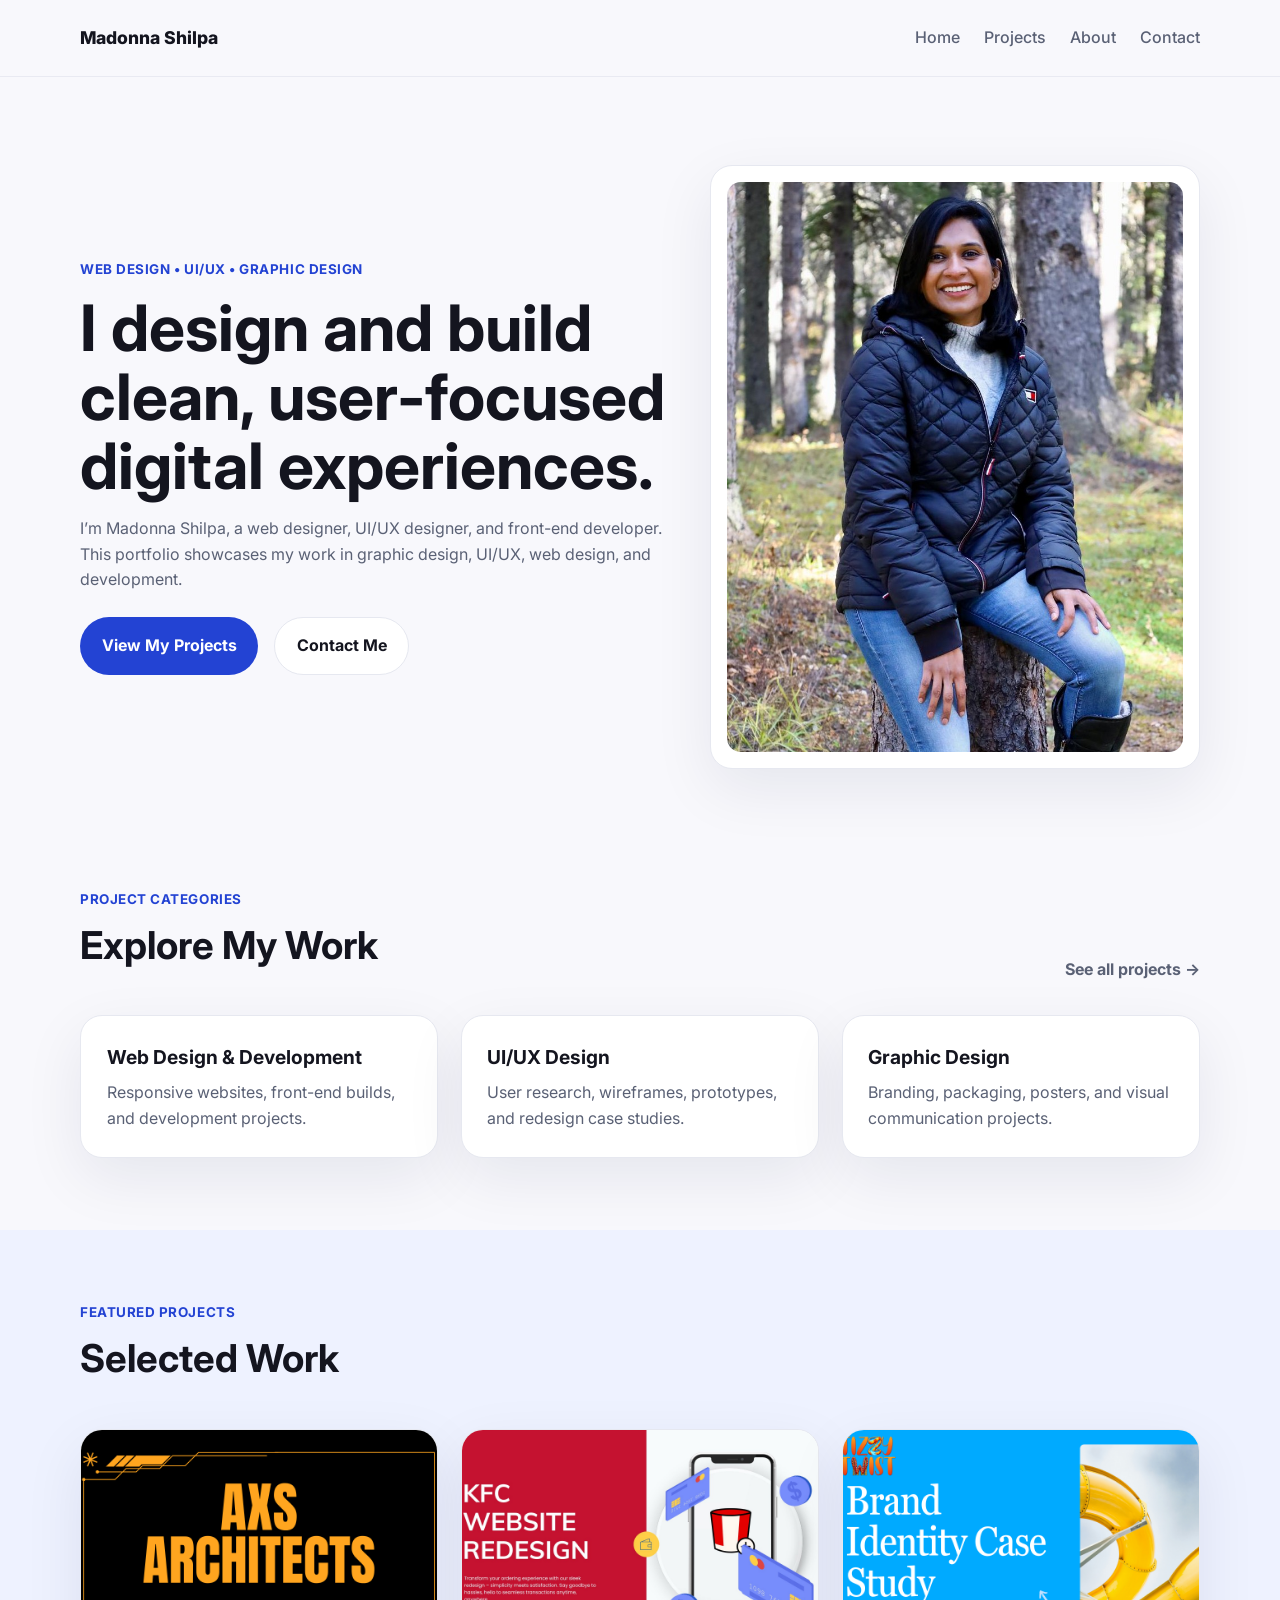
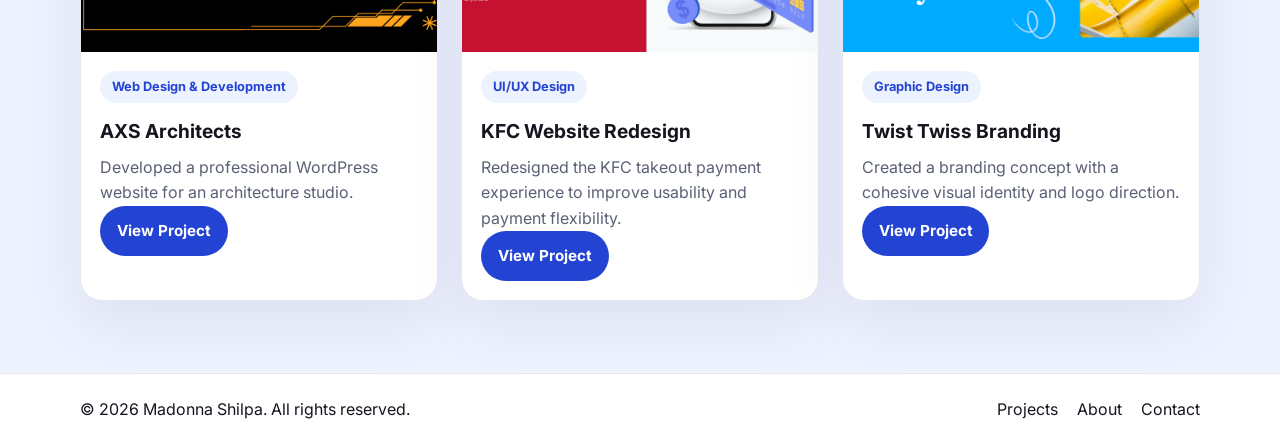
<file: index.html>
<!DOCTYPE html>
<html lang="en">

<head>
  <meta charset="UTF-8" />
  <meta name="viewport" content="width=device-width, initial-scale=1.0" />
  <title>Madonna Shilpa | Portfolio</title>
  <link rel="preconnect" href="https://fonts.googleapis.com">
  <link rel="preconnect" href="https://fonts.gstatic.com" crossorigin>
  <link href="https://fonts.googleapis.com/css2?family=Inter:wght@400;500;600;700;800&display=swap" rel="stylesheet">
  <link rel="stylesheet" href="styles.css" />
</head>

<body>
  <header class="site-header">
    <div class="container nav">
      <a href="index.html" class="logo">Madonna Shilpa</a>
      <nav>
        <ul class="nav-links">
          <li><a href="index.html">Home</a></li>
          <li><a href="projects.html">Projects</a></li>
          <li><a href="about.html">About</a></li>
          <li><a href="contact.html">Contact</a></li>
        </ul>
      </nav>
      <button class="menu-toggle" id="menuToggle">☰</button>
    </div>
  </header>

  <main>
    <section class="hero">
      <div class="container hero-grid">
        <div>
          <p class="eyebrow">Web Design • UI/UX • Graphic Design</p>
          <h1>I design and build clean, user-focused digital experiences.</h1>
          <p class="hero-text">
            I’m Madonna Shilpa, a web designer, UI/UX designer, and front-end developer.
            This portfolio showcases my work in graphic design, UI/UX, web design, and development.
          </p>
          <div class="hero-actions">
            <a class="btn btn-primary" href="projects.html">View My Projects</a>
            <a class="btn btn-secondary" href="contact.html">Contact Me</a>
          </div>
        </div>
        <div class="profile-card">
          <img src="assets/profile-photo.jpeg" alt="Madonna Shilpa profile photo" class="profile-image" />
        </div>
      </div>
    </section>

    <section class="section">
      <div class="container">
        <div class="section-title-row">
          <div>
            <p class="section-label">Project Categories</p>
            <h2>Explore My Work</h2>
          </div>
          <a href="projects.html" class="text-link">See all projects →</a>
        </div>

        <div class="category-grid">
          <a class="category-card" href="projects.html#web-design-development">
            <h3>Web Design & Development</h3>
            <p>Responsive websites, front-end builds, and development projects.</p>
          </a>
          <a class="category-card" href="projects.html#ui-ux">
            <h3>UI/UX Design</h3>
            <p>User research, wireframes, prototypes, and redesign case studies.</p>
          </a>
          <a class="category-card" href="projects.html#graphic-design">
            <h3>Graphic Design</h3>
            <p>Branding, packaging, posters, and visual communication projects.</p>
          </a>
        </div>
      </div>
    </section>

    <section class="section muted-bg">
      <div class="container">
        <div class="section-title-row">
          <div>
            <p class="section-label">Featured Projects</p>
            <h2>Selected Work</h2>
          </div>
        </div>

        <div class="projects-grid">
          <article class="project-card">
            <img src="assets/axs-architects-detail.jpg" alt="AXS Architects thumbnail" class="project-thumb" />
            <div class="project-content">
              <span class="tag">Web Design & Development</span>
              <h3>AXS Architects</h3>
              <p>Developed a professional WordPress website for an architecture studio.</p>
              <a class="btn btn-small" href="project-axs-architects.html">View Project</a>
            </div>
          </article>

          <article class="project-card">
            <img src="assets/kfc redesign.jpg" alt="KFC redesign thumbnail" class="project-thumb" />
            <div class="project-content">
              <span class="tag">UI/UX Design</span>
              <h3>KFC Website Redesign</h3>
              <p>Redesigned the KFC takeout payment experience to improve usability and payment flexibility.</p>
              <a class="btn btn-small" href="project-kfc-redesign.html">View Project</a>
            </div>
          </article>

          <article class="project-card">
            <img src="assets/tizzy twist.jpeg" alt="Twist Twiss Branding thumbnail" class="project-thumb" />
            <div class="project-content">
              <span class="tag">Graphic Design</span>
              <h3>Twist Twiss Branding</h3>
              <p>Created a branding concept with a cohesive visual identity and logo direction.</p>
              <a class="btn btn-small" href="project-twist-twiss.html">View Project</a>
            </div>
          </article>
        </div>
      </div>
    </section>
  </main>

  <footer class="site-footer">
    <div class="container footer-row">
      <p>© 2026 Madonna Shilpa. All rights reserved.</p>
      <div class="footer-links">
        <a href="projects.html">Projects</a>
        <a href="about.html">About</a>
        <a href="contact.html">Contact</a>
      </div>
    </div>
  </footer>

  <script src="script.js"></script>
</body>

</html>
</file>
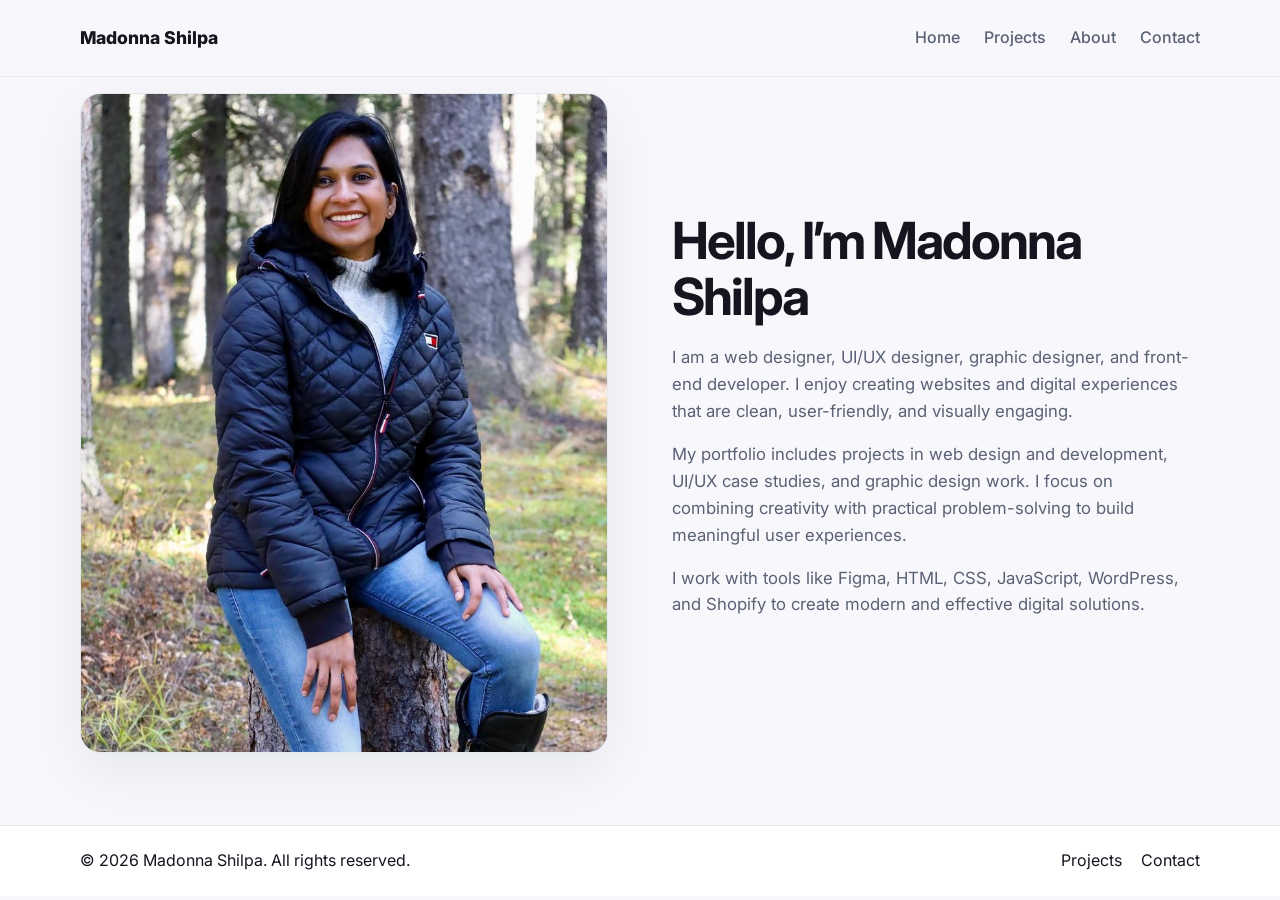
<file: about.html>
<!DOCTYPE html>
<html lang="en">

<head>
  <meta charset="UTF-8" />
  <meta name="viewport" content="width=device-width, initial-scale=1.0" />
  <title>About | Madonna Shilpa</title>
  <link rel="preconnect" href="https://fonts.googleapis.com">
  <link rel="preconnect" href="https://fonts.gstatic.com" crossorigin>
  <link href="https://fonts.googleapis.com/css2?family=Inter:wght@400;500;600;700;800&display=swap" rel="stylesheet">
  <link rel="stylesheet" href="styles.css" />
</head>

<body>
  <header class="site-header">
    <div class="container nav">
      <a href="index.html" class="logo">Madonna Shilpa</a>
      <nav>
        <ul class="nav-links">
          <li><a href="index.html">Home</a></li>
          <li><a href="projects.html">Projects</a></li>
          <li><a href="about.html">About</a></li>
          <li><a href="contact.html">Contact</a></li>
        </ul>
      </nav>
      <button class="menu-toggle" id="menuToggle">☰</button>
    </div>
  </header>

  <main>
    <section class="section about-section">
      <div class="container about-grid">
        <div class="about-image-wrap">
          <img src="assets/profile-photo.jpeg" alt="Madonna Shilpa" class="about-photo" />
        </div>

        <div class="about-content">
          <h2>Hello, I’m Madonna Shilpa</h2>
          <p>
            I am a web designer, UI/UX designer, graphic designer, and front-end developer.
            I enjoy creating websites and digital experiences that are clean, user-friendly, and visually engaging.
          </p>
          <p>
            My portfolio includes projects in web design and development, UI/UX case studies, and graphic design work.
            I focus on combining creativity with practical problem-solving to build meaningful user experiences.
          </p>
          <p>
            I work with tools like Figma, HTML, CSS, JavaScript, WordPress, and Shopify to create modern and effective
            digital solutions.
          </p>
        </div>
      </div>
    </section>
  </main>

  <footer class="site-footer">
    <div class="container footer-row">
      <p>© 2026 Madonna Shilpa. All rights reserved.</p>
      <div class="footer-links">
        <a href="projects.html">Projects</a>
        <a href="contact.html">Contact</a>
      </div>
    </div>
  </footer>

  <script src="script.js"></script>
</body>

</html>
</file>
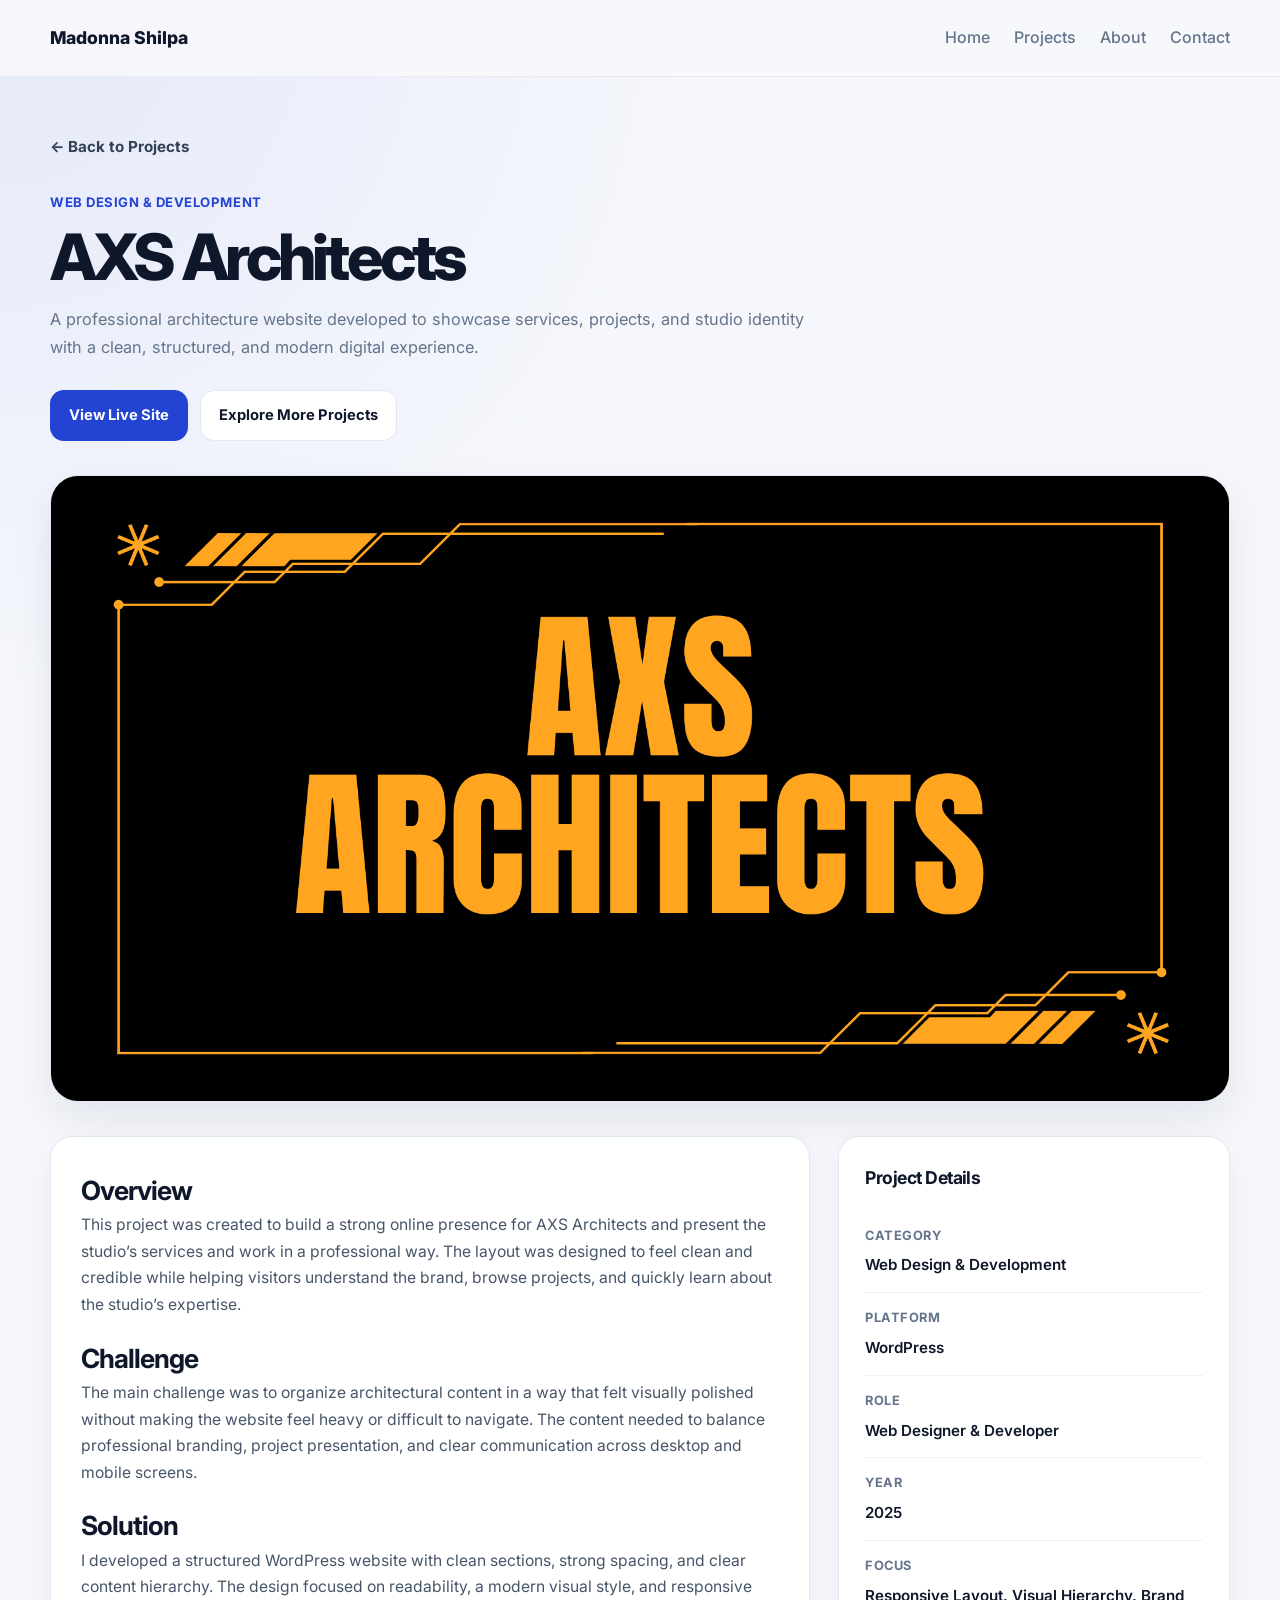
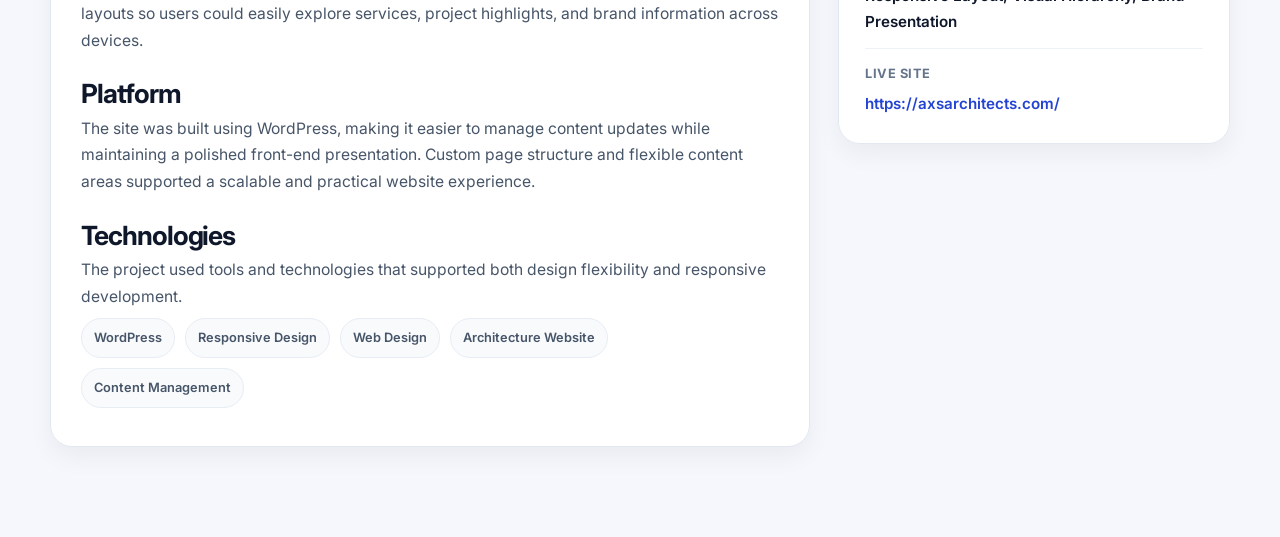
<file: axs-architects-detail.html>
<!DOCTYPE html>
<html lang="en">

<head>
  <meta charset="UTF-8" />
  <meta name="viewport" content="width=device-width, initial-scale=1.0" />
  <title>AXS Architects | Project Details</title>
  <link rel="preconnect" href="https://fonts.googleapis.com">
  <link rel="preconnect" href="https://fonts.gstatic.com" crossorigin>
  <link href="https://fonts.googleapis.com/css2?family=Inter:wght@400;500;600;700;800&display=swap" rel="stylesheet">
  <link rel="stylesheet" href="styles.css" />
  <style>
    * {
      margin: 0;
      padding: 0;
      box-sizing: border-box;
    }

    :root {
      --bg: #f5f7fc;
      --card: #ffffff;
      --text: #0f172a;
      --muted: #64748b;
      --line: #e2e8f0;
      --accent: #2343d3;
      --accent-dark: #1731a6;
      --shadow: 0 18px 40px rgba(15, 23, 42, 0.08);
      --radius-xl: 28px;
      --radius-lg: 22px;
      --radius-md: 16px;
      --container: 1180px;
    }

    body {
      font-family: "Inter", sans-serif;
      background:
        radial-gradient(circle at top left, rgba(35, 67, 211, 0.08), transparent 28%),
        var(--bg);
      color: var(--text);
      line-height: 1.7;
    }

    a {
      text-decoration: none;
      color: inherit;
    }

    img {
      width: 100%;
      display: block;
    }

    .container {
      width: min(var(--container), calc(100% - 40px));
      margin: 0 auto;
    }

    .project-page {
      padding: 56px 0 90px;
    }

    .back-link {
      display: inline-flex;
      align-items: center;
      gap: 8px;
      color: #334155;
      font-size: 0.95rem;
      font-weight: 700;
      margin-bottom: 28px;
      transition: color 0.25s ease;
    }

    .back-link:hover {
      color: var(--accent);
    }

    .project-header {
      max-width: 840px;
      margin-bottom: 28px;
    }

    .eyebrow {
      display: inline-block;
      color: var(--accent);
      font-size: 0.82rem;
      font-weight: 700;
      margin-bottom: 10px;
    }

    .project-title {
      font-size: clamp(2.4rem, 5vw, 4.1rem);
      line-height: 1.05;
      letter-spacing: -0.06em;
      margin-bottom: 16px;
      font-weight: 800;
    }

    .project-summary {
      color: var(--muted);
      font-size: 1.02rem;
      max-width: 760px;
    }

    .project-actions {
      display: flex;
      gap: 12px;
      flex-wrap: wrap;
      margin: 28px 0 34px;
    }

    .btn {
      display: inline-flex;
      align-items: center;
      justify-content: center;
      min-height: 46px;
      padding: 12px 18px;
      border-radius: 14px;
      font-size: 0.92rem;
      font-weight: 700;
      border: 1px solid transparent;
      transition: transform 0.2s ease, background 0.2s ease, color 0.2s ease, border-color 0.2s ease;
    }

    .btn:hover {
      transform: translateY(-1px);
    }

    .btn-primary {
      background: var(--accent);
      color: #fff;
    }

    .btn-primary:hover {
      background: var(--accent-dark);
    }

    .btn-secondary {
      background: #fff;
      color: var(--text);
      border-color: var(--line);
    }

    .btn-secondary:hover {
      border-color: rgba(35, 67, 211, 0.3);
      color: var(--accent);
    }

    .hero-image {
      overflow: hidden;
      border-radius: var(--radius-xl);
      border: 1px solid var(--line);
      background: linear-gradient(135deg, #dde7ff, #f8fbff);
      box-shadow: var(--shadow);
      margin-bottom: 34px;
      aspect-ratio: 16 / 8.5;
    }

    .hero-image img {
      height: 100%;
      object-fit: cover;
    }

    .content-grid {
      display: grid;
      grid-template-columns: minmax(0, 1.65fr) minmax(300px, 0.85fr);
      gap: 28px;
      align-items: start;
    }

    .content-card,
    .details-card {
      background: rgba(255, 255, 255, 0.96);
      border: 1px solid var(--line);
      border-radius: var(--radius-lg);
      box-shadow: 0 10px 25px rgba(15, 23, 42, 0.05);
    }

    .content-card {
      padding: 30px;
    }

    .details-card {
      padding: 26px;
      position: sticky;
      top: 24px;
    }

    .section {
      margin-bottom: 28px;
    }

    .section:last-child {
      margin-bottom: 0;
    }

    .section h2 {
      font-size: 1.65rem;
      line-height: 1.2;
      letter-spacing: -0.04em;
      margin-bottom: 12px;
    }

    .section p {
      color: #475569;
      font-size: 0.98rem;
    }

    .tag-list {
      display: flex;
      flex-wrap: wrap;
      gap: 10px;
      margin-top: 16px;
    }

    .tag-list span {
      padding: 8px 12px;
      border-radius: 999px;
      border: 1px solid #e8edf5;
      background: #f8fafc;
      font-size: 0.8rem;
      font-weight: 600;
      color: #475569;
    }

    .details-card h3 {
      font-size: 1.1rem;
      margin-bottom: 18px;
      letter-spacing: -0.03em;
    }

    .detail-item {
      padding: 14px 0;
      border-bottom: 1px solid #eef2f7;
    }

    .detail-item:last-child {
      border-bottom: none;
      padding-bottom: 0;
    }

    .detail-label {
      display: block;
      font-size: 0.8rem;
      font-weight: 700;
      color: var(--muted);
      margin-bottom: 6px;
      text-transform: uppercase;
      letter-spacing: 0.04em;
    }

    .detail-value {
      font-size: 0.95rem;
      color: #0f172a;
      font-weight: 600;
    }

    .detail-value a {
      color: var(--accent);
      word-break: break-word;
    }

    .detail-value a:hover {
      text-decoration: underline;
    }

    @media (max-width: 920px) {
      .content-grid {
        grid-template-columns: 1fr;
      }

      .details-card {
        position: static;
      }
    }

    @media (max-width: 768px) {
      .container {
        width: min(var(--container), calc(100% - 24px));
      }

      .project-page {
        padding-top: 28px;
      }

      .content-card,
      .details-card {
        padding: 20px;
      }

      .project-actions {
        flex-direction: column;
      }

      .btn {
        width: 100%;
      }
    }
  </style>
</head>

<body>
  <header class="site-header">
    <div class="container nav">
      <a href="index.html" class="logo">Madonna Shilpa</a>
      <nav>
        <ul class="nav-links">
          <li><a href="index.html">Home</a></li>
          <li><a href="projects.html">Projects</a></li>
          <li><a href="about.html">About</a></li>
          <li><a href="contact.html">Contact</a></li>
        </ul>
      </nav>
      <button class="menu-toggle" id="menuToggle">☰</button>
    </div>
  </header>
  <main class="project-page">
    <div class="container">
      <a href="projects.html" class="back-link">← Back to Projects</a>

      <header class="project-header">
        <span class="eyebrow">Web Design &amp; Development</span>
        <h1 class="project-title">AXS Architects</h1>
        <p class="project-summary">
          A professional architecture website developed to showcase services, projects, and studio identity with a
          clean,
          structured, and modern digital experience.
        </p>
      </header>

      <div class="project-actions">
        <a href="https://axsarchitects.com/" target="_blank" rel="noopener noreferrer" class="btn btn-primary">View Live
          Site</a>
        <a href="projects.html" class="btn btn-secondary">Explore More Projects</a>
      </div>

      <div class="hero-image">
        <img src="assets/axs-architects-detail.jpg" alt="AXS Architects project hero image">
      </div>

      <section class="content-grid">
        <div class="content-card">
          <div class="section">
            <h2>Overview</h2>
            <p>
              This project was created to build a strong online presence for AXS Architects and present the studio’s
              services and work in a professional way. The layout was designed to feel clean and credible while helping
              visitors understand the brand, browse projects, and quickly learn about the studio’s expertise.
            </p>
          </div>

          <div class="section">
            <h2>Challenge</h2>
            <p>
              The main challenge was to organize architectural content in a way that felt visually polished without
              making
              the website feel heavy or difficult to navigate. The content needed to balance professional branding,
              project presentation, and clear communication across desktop and mobile screens.
            </p>
          </div>

          <div class="section">
            <h2>Solution</h2>
            <p>
              I developed a structured WordPress website with clean sections, strong spacing, and clear content
              hierarchy.
              The design focused on readability, a modern visual style, and responsive layouts so users could easily
              explore services, project highlights, and brand information across devices.
            </p>
          </div>

          <div class="section">
            <h2>Platform</h2>
            <p>
              The site was built using WordPress, making it easier to manage content updates while maintaining a
              polished
              front-end presentation. Custom page structure and flexible content areas supported a scalable and
              practical
              website experience.
            </p>
          </div>

          <div class="section">
            <h2>Technologies</h2>
            <p>
              The project used tools and technologies that supported both design flexibility and responsive development.
            </p>
            <div class="tag-list">
              <span>WordPress</span>
              <span>Responsive Design</span>
              <span>Web Design</span>
              <span>Architecture Website</span>
              <span>Content Management</span>
            </div>
          </div>
        </div>

        <aside class="details-card">
          <h3>Project Details</h3>

          <div class="detail-item">
            <span class="detail-label">Category</span>
            <div class="detail-value">Web Design &amp; Development</div>
          </div>

          <div class="detail-item">
            <span class="detail-label">Platform</span>
            <div class="detail-value">WordPress</div>
          </div>

          <div class="detail-item">
            <span class="detail-label">Role</span>
            <div class="detail-value">Web Designer &amp; Developer</div>
          </div>

          <div class="detail-item">
            <span class="detail-label">Year</span>
            <div class="detail-value">2025</div>
          </div>

          <div class="detail-item">
            <span class="detail-label">Focus</span>
            <div class="detail-value">Responsive Layout, Visual Hierarchy, Brand Presentation</div>
          </div>

          <div class="detail-item">
            <span class="detail-label">Live Site</span>
            <div class="detail-value">
              <a href="https://axsarchitects.com/" target="_blank"
                rel="noopener noreferrer">https://axsarchitects.com/</a>
            </div>
          </div>
        </aside>
      </section>
    </div>
  </main>
</body>

</html>
</file>
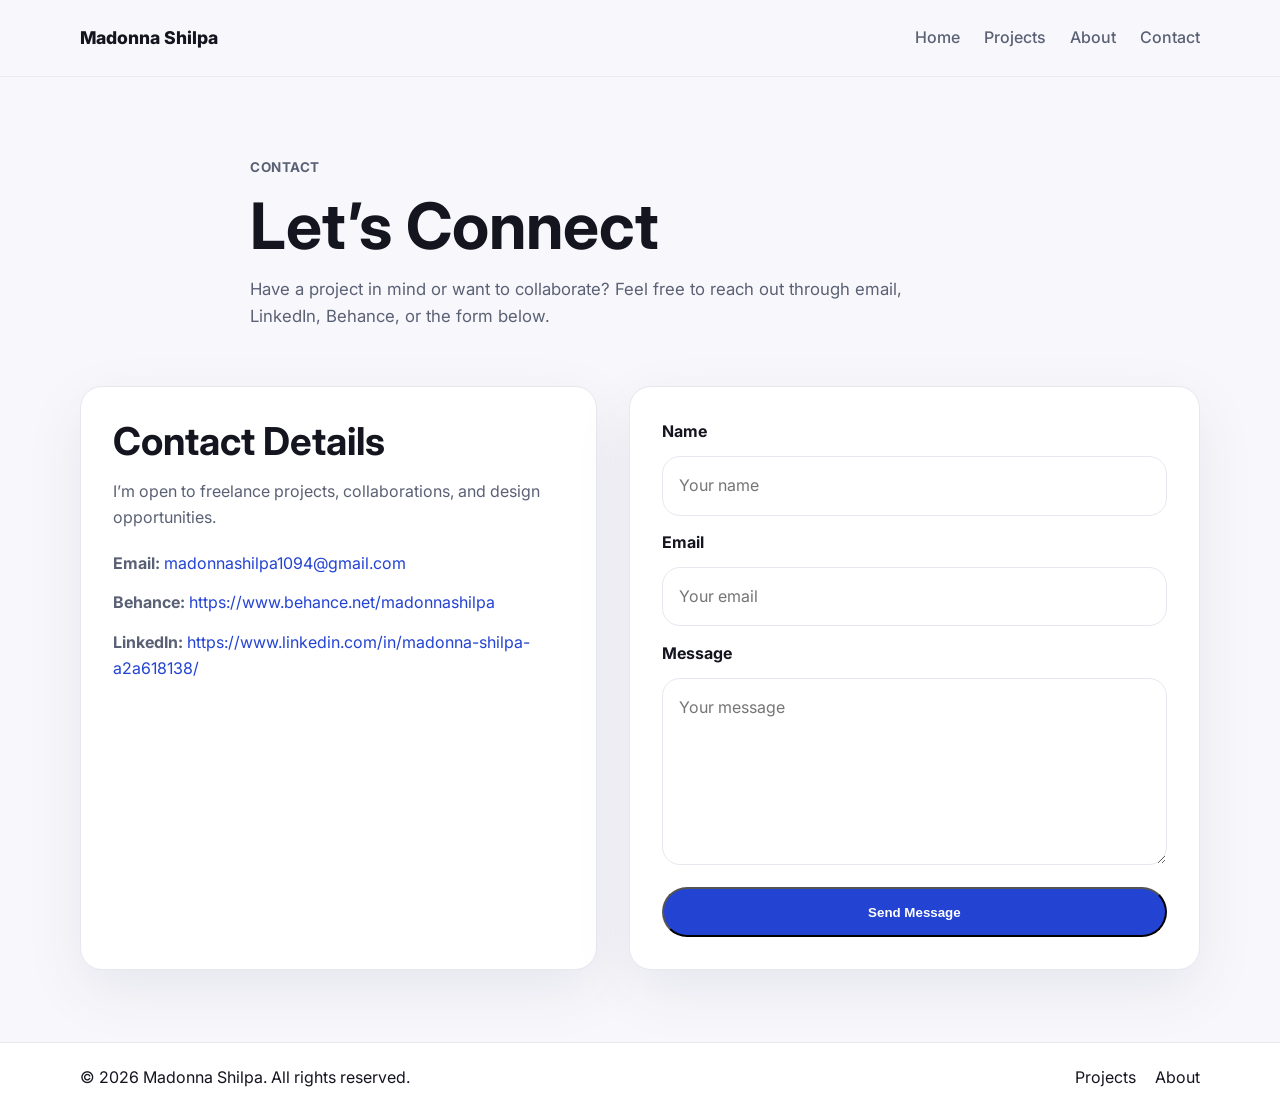
<file: contact.html>
<!DOCTYPE html>
<html lang="en">

<head>
  <meta charset="UTF-8" />
  <meta name="viewport" content="width=device-width, initial-scale=1.0" />
  <title>Contact | Madonna Shilpa</title>
  <link rel="preconnect" href="https://fonts.googleapis.com">
  <link rel="preconnect" href="https://fonts.gstatic.com" crossorigin>
  <link href="https://fonts.googleapis.com/css2?family=Inter:wght@400;500;600;700;800&display=swap" rel="stylesheet">
  <link rel="stylesheet" href="styles.css" />
</head>

<body>
  <header class="site-header">
    <div class="container nav">
      <a href="index.html" class="logo">Madonna Shilpa</a>

      <nav>
        <ul class="nav-links">
          <li><a href="index.html">Home</a></li>
          <li><a href="projects.html">Projects</a></li>
          <li><a href="about.html">About</a></li>
          <li><a href="contact.html">Contact</a></li>
        </ul>
      </nav>

      <button class="menu-toggle" id="menuToggle">☰</button>
    </div>
  </header>

  <main>
    <section class="page-hero contact-hero">
      <div class="container narrow">
        <p class="section-label">Contact</p>
        <h1>Let’s Connect</h1>
        <p class="contact-hero-text">
          Have a project in mind or want to collaborate? Feel free to reach out through email,
          LinkedIn, Behance, or the form below.
        </p>
      </div>
    </section>

    <section class="section contact-section">
      <div class="container contact-grid">
        <div class="contact-card contact-info">
          <h2>Contact Details</h2>
          <p>
            I’m open to freelance projects, collaborations, and design opportunities.
          </p>

          <div class="contact-list">
            <p>
              <strong>Email:</strong>
              <a href="mailto:yourname@email.com">madonnashilpa1094@gmail.com</a>
            </p>

            <p>
              <strong>Behance:</strong>
              <a href="https://www.behance.net/" target="_blank" rel="noopener">
                https://www.behance.net/madonnashilpa
              </a>
            </p>

            <p>
              <strong>LinkedIn:</strong>
              <a href="https://www.linkedin.com/" target="_blank" rel="noopener">
                https://www.linkedin.com/in/madonna-shilpa-a2a618138/
              </a>
            </p>
          </div>
        </div>

        <form class="contact-form contact-form-custom"
          onsubmit="event.preventDefault(); alert('Connect this form to Formspree, Netlify Forms, or your backend later.');">
          <label for="name">Name</label>
          <input id="name" type="text" placeholder="Your name" required />

          <label for="email">Email</label>
          <input id="email" type="email" placeholder="Your email" required />

          <label for="message">Message</label>
          <textarea id="message" rows="6" placeholder="Your message" required></textarea>

          <button class="btn btn-primary contact-btn" type="submit">Send Message</button>
        </form>
      </div>
    </section>
  </main>

  <footer class="site-footer">
    <div class="container footer-row">
      <p>© 2026 Madonna Shilpa. All rights reserved.</p>
      <div class="footer-links">
        <a href="projects.html">Projects</a>
        <a href="about.html">About</a>
      </div>
    </div>
  </footer>

  <script src="script.js"></script>
</body>

</html>
</file>
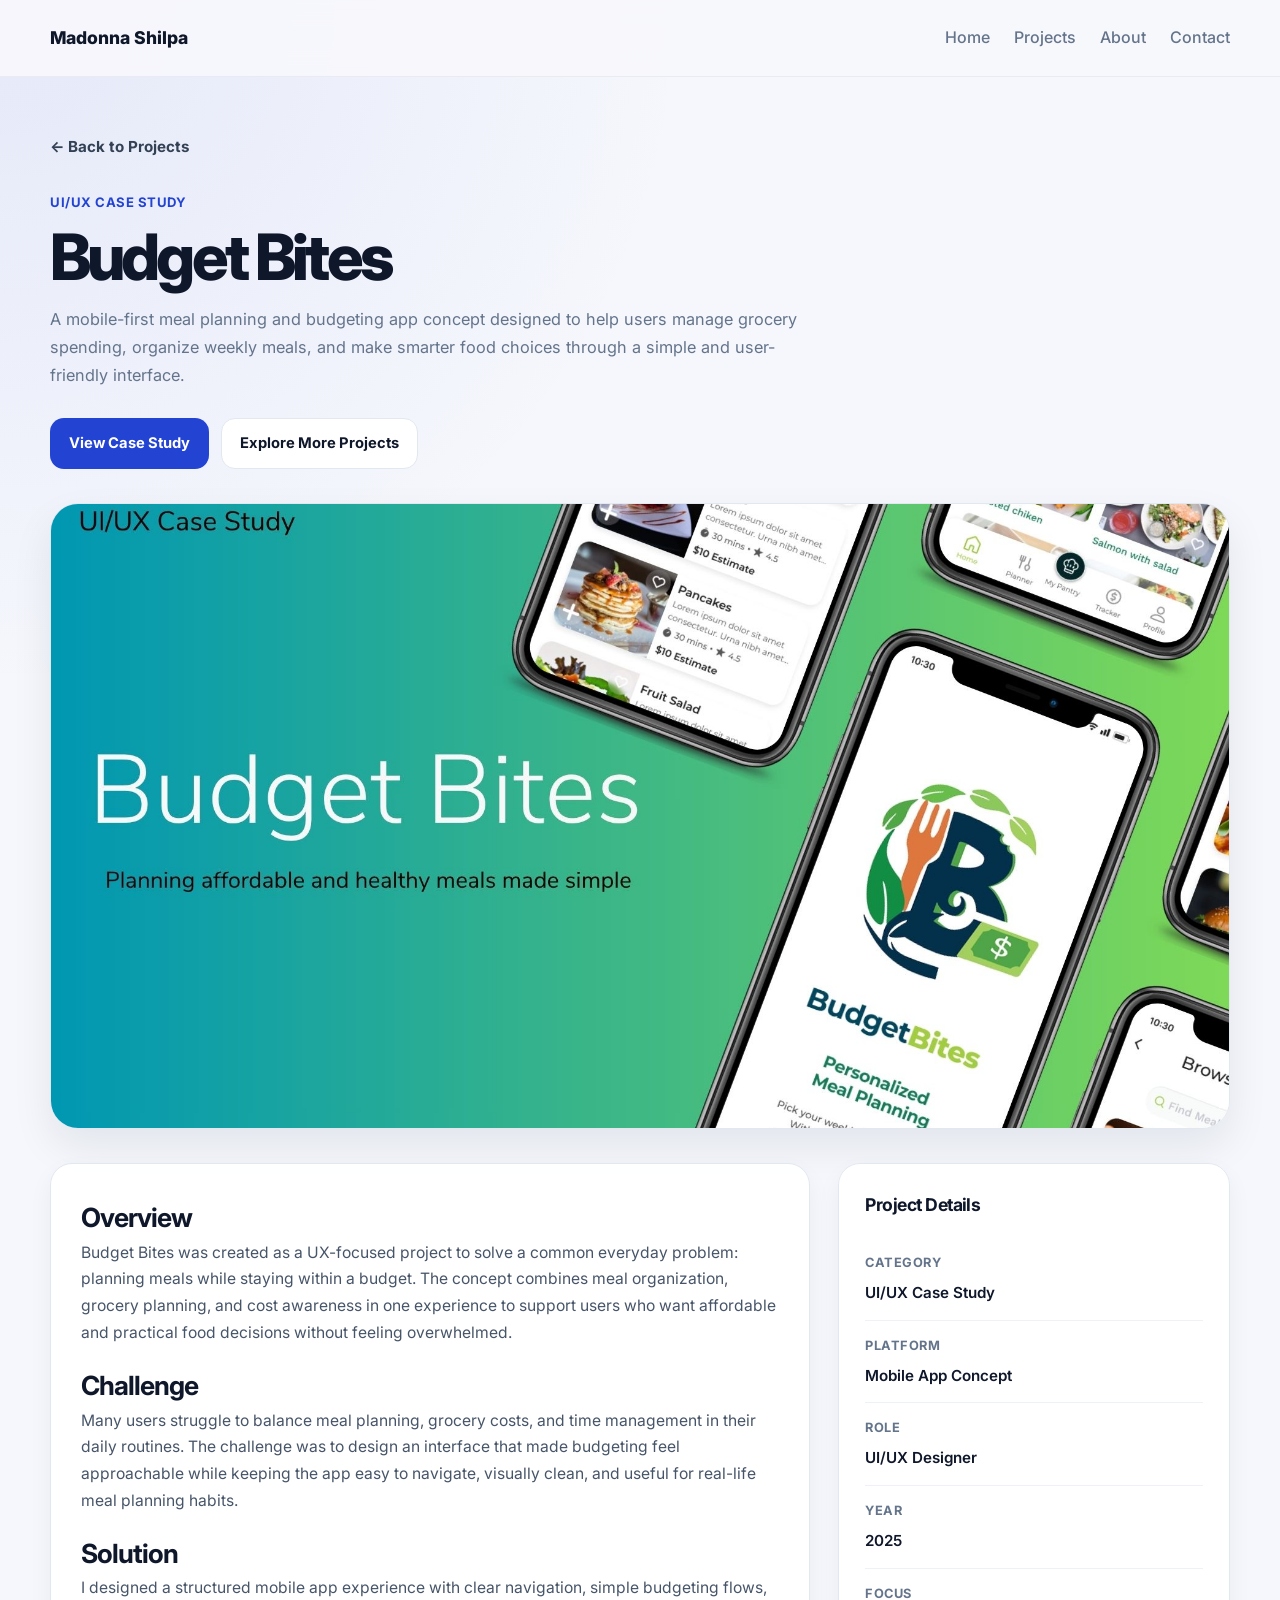
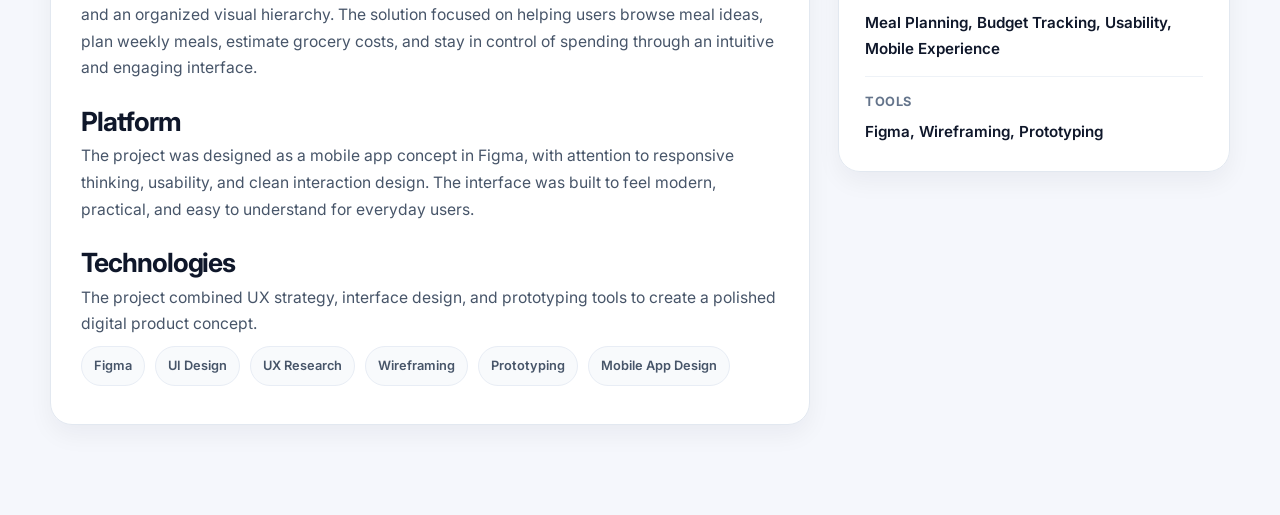
<file: project-budget-bites.html>
<!DOCTYPE html>
<html lang="en">

<head>
    <meta charset="UTF-8" />
    <meta name="viewport" content="width=device-width, initial-scale=1.0" />
    <title>Budget Bites | Project Details</title>
    <link rel="preconnect" href="https://fonts.googleapis.com">
    <link rel="preconnect" href="https://fonts.gstatic.com" crossorigin>
    <link href="https://fonts.googleapis.com/css2?family=Inter:wght@400;500;600;700;800&display=swap" rel="stylesheet">
    <link rel="stylesheet" href="styles.css" />
    <style>
        * {
            margin: 0;
            padding: 0;
            box-sizing: border-box;
        }

        :root {
            --bg: #f5f7fc;
            --card: #ffffff;
            --text: #0f172a;
            --muted: #64748b;
            --line: #e2e8f0;
            --accent: #2343d3;
            --accent-dark: #1731a6;
            --shadow: 0 18px 40px rgba(15, 23, 42, 0.08);
            --radius-xl: 28px;
            --radius-lg: 22px;
            --radius-md: 16px;
            --container: 1180px;
        }

        body {
            font-family: "Inter", sans-serif;
            background:
                radial-gradient(circle at top left, rgba(35, 67, 211, 0.08), transparent 28%),
                var(--bg);
            color: var(--text);
            line-height: 1.7;
        }

        a {
            text-decoration: none;
            color: inherit;
        }

        img {
            width: 100%;
            display: block;
        }

        .container {
            width: min(var(--container), calc(100% - 40px));
            margin: 0 auto;
        }

        .project-page {
            padding: 56px 0 90px;
        }

        .back-link {
            display: inline-flex;
            align-items: center;
            gap: 8px;
            color: #334155;
            font-size: 0.95rem;
            font-weight: 700;
            margin-bottom: 28px;
            transition: color 0.25s ease;
        }

        .back-link:hover {
            color: var(--accent);
        }

        .project-header {
            max-width: 840px;
            margin-bottom: 28px;
        }

        .eyebrow {
            display: inline-block;
            color: var(--accent);
            font-size: 0.82rem;
            font-weight: 700;
            margin-bottom: 10px;
        }

        .project-title {
            font-size: clamp(2.4rem, 5vw, 4.1rem);
            line-height: 1.05;
            letter-spacing: -0.06em;
            margin-bottom: 16px;
            font-weight: 800;
        }

        .project-summary {
            color: var(--muted);
            font-size: 1.02rem;
            max-width: 760px;
        }

        .project-actions {
            display: flex;
            gap: 12px;
            flex-wrap: wrap;
            margin: 28px 0 34px;
        }

        .btn {
            display: inline-flex;
            align-items: center;
            justify-content: center;
            min-height: 46px;
            padding: 12px 18px;
            border-radius: 14px;
            font-size: 0.92rem;
            font-weight: 700;
            border: 1px solid transparent;
            transition: transform 0.2s ease, background 0.2s ease, color 0.2s ease, border-color 0.2s ease;
        }

        .btn:hover {
            transform: translateY(-1px);
        }

        .btn-primary {
            background: var(--accent);
            color: #fff;
        }

        .btn-primary:hover {
            background: var(--accent-dark);
        }

        .btn-secondary {
            background: #fff;
            color: var(--text);
            border-color: var(--line);
        }

        .btn-secondary:hover {
            border-color: rgba(35, 67, 211, 0.3);
            color: var(--accent);
        }

        .hero-image {
            overflow: hidden;
            border-radius: var(--radius-xl);
            border: 1px solid var(--line);
            background: linear-gradient(135deg, #dde7ff, #f8fbff);
            box-shadow: var(--shadow);
            margin-bottom: 34px;
            aspect-ratio: 16 / 8.5;
        }

        .hero-image img {
            height: 100%;
            object-fit: cover;
        }

        .content-grid {
            display: grid;
            grid-template-columns: minmax(0, 1.65fr) minmax(300px, 0.85fr);
            gap: 28px;
            align-items: start;
        }

        .content-card,
        .details-card {
            background: rgba(255, 255, 255, 0.96);
            border: 1px solid var(--line);
            border-radius: var(--radius-lg);
            box-shadow: 0 10px 25px rgba(15, 23, 42, 0.05);
        }

        .content-card {
            padding: 30px;
        }

        .details-card {
            padding: 26px;
            position: sticky;
            top: 24px;
        }

        .section {
            margin-bottom: 28px;
        }

        .section:last-child {
            margin-bottom: 0;
        }

        .section h2 {
            font-size: 1.65rem;
            line-height: 1.2;
            letter-spacing: -0.04em;
            margin-bottom: 12px;
        }

        .section p {
            color: #475569;
            font-size: 0.98rem;
        }

        .tag-list {
            display: flex;
            flex-wrap: wrap;
            gap: 10px;
            margin-top: 16px;
        }

        .tag-list span {
            padding: 8px 12px;
            border-radius: 999px;
            border: 1px solid #e8edf5;
            background: #f8fafc;
            font-size: 0.8rem;
            font-weight: 600;
            color: #475569;
        }

        .details-card h3 {
            font-size: 1.1rem;
            margin-bottom: 18px;
            letter-spacing: -0.03em;
        }

        .detail-item {
            padding: 14px 0;
            border-bottom: 1px solid #eef2f7;
        }

        .detail-item:last-child {
            border-bottom: none;
            padding-bottom: 0;
        }

        .detail-label {
            display: block;
            font-size: 0.8rem;
            font-weight: 700;
            color: var(--muted);
            margin-bottom: 6px;
            text-transform: uppercase;
            letter-spacing: 0.04em;
        }

        .detail-value {
            font-size: 0.95rem;
            color: #0f172a;
            font-weight: 600;
        }

        .detail-value a {
            color: var(--accent);
            word-break: break-word;
        }

        .detail-value a:hover {
            text-decoration: underline;
        }

        @media (max-width: 920px) {
            .content-grid {
                grid-template-columns: 1fr;
            }

            .details-card {
                position: static;
            }
        }

        @media (max-width: 768px) {
            .container {
                width: min(var(--container), calc(100% - 24px));
            }

            .project-page {
                padding-top: 28px;
            }

            .content-card,
            .details-card {
                padding: 20px;
            }

            .project-actions {
                flex-direction: column;
            }

            .btn {
                width: 100%;
            }
        }
    </style>
</head>

<body>
    <header class="site-header">
        <div class="container nav">
            <a href="index.html" class="logo">Madonna Shilpa</a>
            <nav>
                <ul class="nav-links">
                    <li><a href="index.html">Home</a></li>
                    <li><a href="projects.html">Projects</a></li>
                    <li><a href="about.html">About</a></li>
                    <li><a href="contact.html">Contact</a></li>
                </ul>
            </nav>
            <button class="menu-toggle" id="menuToggle">☰</button>
        </div>
    </header>
    <main class="project-page">
        <div class="container">
            <a href="projects.html" class="back-link">← Back to Projects</a>

            <header class="project-header">
                <span class="eyebrow">UI/UX Case Study</span>
                <h1 class="project-title">Budget Bites</h1>
                <p class="project-summary">
                    A mobile-first meal planning and budgeting app concept designed to help users manage grocery
                    spending,
                    organize weekly meals, and make smarter food choices through a simple and user-friendly interface.
                </p>
            </header>

            <div class="project-actions">
                <a href="https://www.behance.net/gallery/245284849/Budget-Bites-UIUX-Case-Study" class="btn btn-primary"
                    target="_blank">View Case Study</a>
                <a href="projects.html" class="btn btn-secondary">Explore More Projects</a>
            </div>

            <div class="hero-image">
                <img src="assets/Budgetbites.jpg" alt="Budget Bites project hero image">
            </div>

            <section class="content-grid">
                <div class="content-card">
                    <div class="section">
                        <h2>Overview</h2>
                        <p>
                            Budget Bites was created as a UX-focused project to solve a common everyday problem:
                            planning meals while
                            staying within a budget. The concept combines meal organization, grocery planning, and cost
                            awareness in
                            one experience to support users who want affordable and practical food decisions without
                            feeling
                            overwhelmed.
                        </p>
                    </div>

                    <div class="section">
                        <h2>Challenge</h2>
                        <p>
                            Many users struggle to balance meal planning, grocery costs, and time management in their
                            daily routines.
                            The challenge was to design an interface that made budgeting feel approachable while keeping
                            the app easy
                            to navigate, visually clean, and useful for real-life meal planning habits.
                        </p>
                    </div>

                    <div class="section">
                        <h2>Solution</h2>
                        <p>
                            I designed a structured mobile app experience with clear navigation, simple budgeting flows,
                            and an
                            organized visual hierarchy. The solution focused on helping users browse meal ideas, plan
                            weekly meals,
                            estimate grocery costs, and stay in control of spending through an intuitive and engaging
                            interface.
                        </p>
                    </div>

                    <div class="section">
                        <h2>Platform</h2>
                        <p>
                            The project was designed as a mobile app concept in Figma, with attention to responsive
                            thinking,
                            usability, and clean interaction design. The interface was built to feel modern, practical,
                            and easy to
                            understand for everyday users.
                        </p>
                    </div>

                    <div class="section">
                        <h2>Technologies</h2>
                        <p>
                            The project combined UX strategy, interface design, and prototyping tools to create a
                            polished digital
                            product concept.
                        </p>
                        <div class="tag-list">
                            <span>Figma</span>
                            <span>UI Design</span>
                            <span>UX Research</span>
                            <span>Wireframing</span>
                            <span>Prototyping</span>
                            <span>Mobile App Design</span>
                        </div>
                    </div>
                </div>

                <aside class="details-card">
                    <h3>Project Details</h3>

                    <div class="detail-item">
                        <span class="detail-label">Category</span>
                        <div class="detail-value">UI/UX Case Study</div>
                    </div>

                    <div class="detail-item">
                        <span class="detail-label">Platform</span>
                        <div class="detail-value">Mobile App Concept</div>
                    </div>

                    <div class="detail-item">
                        <span class="detail-label">Role</span>
                        <div class="detail-value">UI/UX Designer</div>
                    </div>

                    <div class="detail-item">
                        <span class="detail-label">Year</span>
                        <div class="detail-value">2025</div>
                    </div>

                    <div class="detail-item">
                        <span class="detail-label">Focus</span>
                        <div class="detail-value">Meal Planning, Budget Tracking, Usability, Mobile Experience</div>
                    </div>

                    <div class="detail-item">
                        <span class="detail-label">Tools</span>
                        <div class="detail-value">Figma, Wireframing, Prototyping</div>
                    </div>
                </aside>
            </section>
        </div>
    </main>
</body>

</html>
</file>
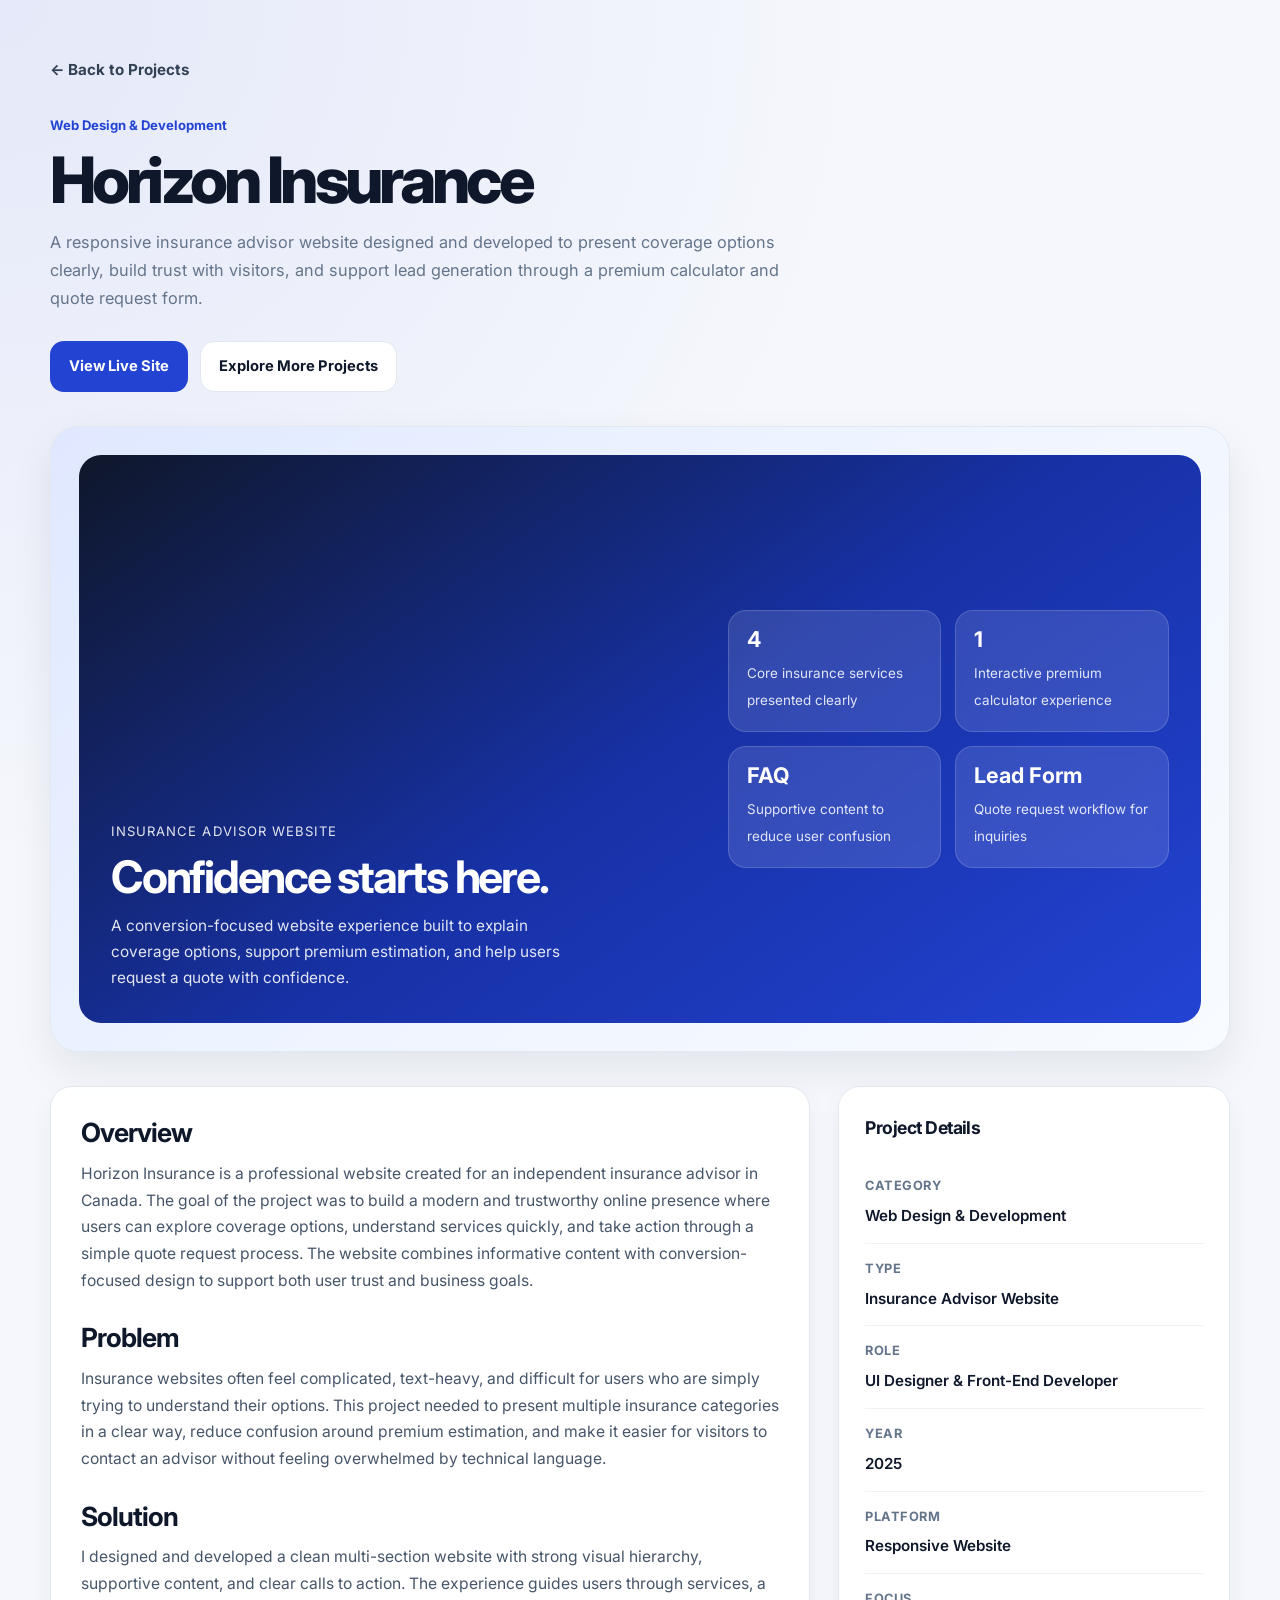
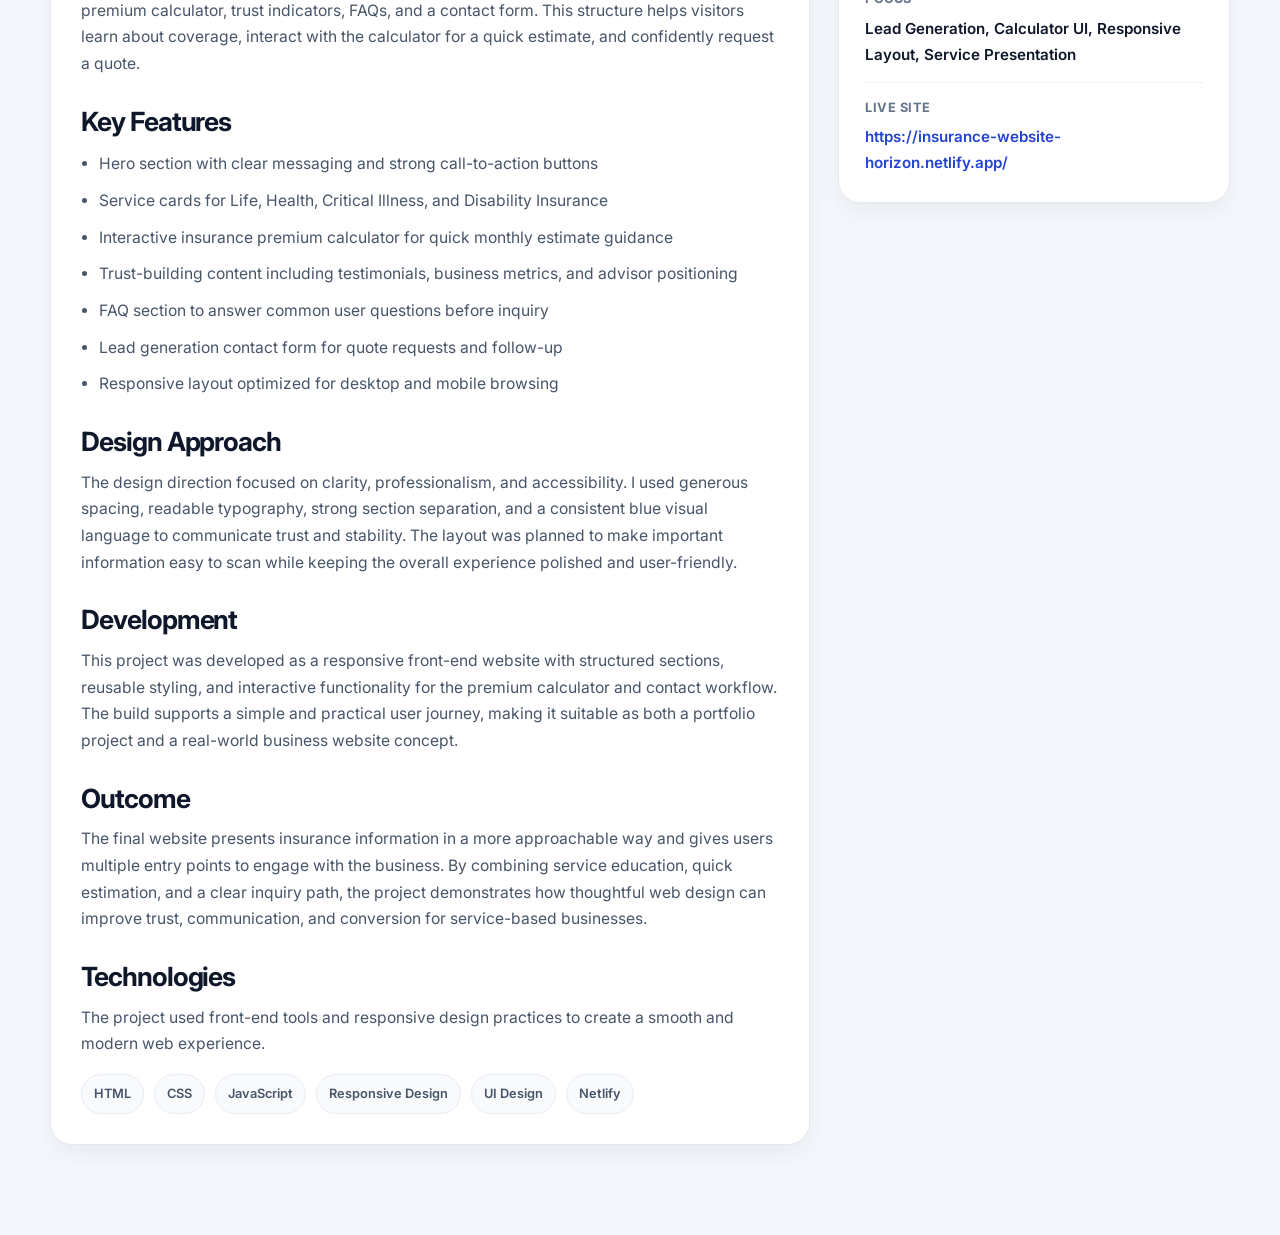
<file: project-horizon-insurance.html>
<!DOCTYPE html>
<html lang="en">

<head>
  <meta charset="UTF-8" />
  <meta name="viewport" content="width=device-width, initial-scale=1.0" />
  <title>Horizon Insurance | Project Details</title>
  <link rel="preconnect" href="https://fonts.googleapis.com">
  <link rel="preconnect" href="https://fonts.gstatic.com" crossorigin>
  <link href="https://fonts.googleapis.com/css2?family=Inter:wght@400;500;600;700;800&display=swap" rel="stylesheet">
  <style>
    * {
      margin: 0;
      padding: 0;
      box-sizing: border-box;
    }

    :root {
      --bg: #f5f7fc;
      --card: #ffffff;
      --text: #0f172a;
      --muted: #64748b;
      --line: #e2e8f0;
      --accent: #2343d3;
      --accent-dark: #1731a6;
      --shadow: 0 18px 40px rgba(15, 23, 42, 0.08);
      --radius-xl: 28px;
      --radius-lg: 22px;
      --radius-md: 16px;
      --container: 1180px;
    }

    body {
      font-family: "Inter", sans-serif;
      background:
        radial-gradient(circle at top left, rgba(35, 67, 211, 0.08), transparent 28%),
        var(--bg);
      color: var(--text);
      line-height: 1.7;
    }

    a {
      text-decoration: none;
      color: inherit;
    }

    img {
      width: 100%;
      display: block;
    }

    .container {
      width: min(var(--container), calc(100% - 40px));
      margin: 0 auto;
    }

    .project-page {
      padding: 56px 0 90px;
    }

    .back-link {
      display: inline-flex;
      align-items: center;
      gap: 8px;
      color: #334155;
      font-size: 0.95rem;
      font-weight: 700;
      margin-bottom: 28px;
      transition: color 0.25s ease;
    }

    .back-link:hover {
      color: var(--accent);
    }

    .project-header {
      max-width: 840px;
      margin-bottom: 28px;
    }

    .eyebrow {
      display: inline-block;
      color: var(--accent);
      font-size: 0.82rem;
      font-weight: 700;
      margin-bottom: 10px;
    }

    .project-title {
      font-size: clamp(2.4rem, 5vw, 4.1rem);
      line-height: 1.05;
      letter-spacing: -0.06em;
      margin-bottom: 16px;
      font-weight: 800;
    }

    .project-summary {
      color: var(--muted);
      font-size: 1.02rem;
      max-width: 760px;
    }

    .project-actions {
      display: flex;
      gap: 12px;
      flex-wrap: wrap;
      margin: 28px 0 34px;
    }

    .btn {
      display: inline-flex;
      align-items: center;
      justify-content: center;
      min-height: 46px;
      padding: 12px 18px;
      border-radius: 14px;
      font-size: 0.92rem;
      font-weight: 700;
      border: 1px solid transparent;
      transition: transform 0.2s ease, background 0.2s ease, color 0.2s ease, border-color 0.2s ease;
    }

    .btn:hover {
      transform: translateY(-1px);
    }

    .btn-primary {
      background: var(--accent);
      color: #fff;
    }

    .btn-primary:hover {
      background: var(--accent-dark);
    }

    .btn-secondary {
      background: #fff;
      color: var(--text);
      border-color: var(--line);
    }

    .btn-secondary:hover {
      border-color: rgba(35, 67, 211, 0.3);
      color: var(--accent);
    }

    .hero-image {
      overflow: hidden;
      border-radius: var(--radius-xl);
      border: 1px solid var(--line);
      background: linear-gradient(135deg, #dfe8ff 0%, #eef4ff 45%, #f8fbff 100%);
      box-shadow: var(--shadow);
      margin-bottom: 34px;
      aspect-ratio: 16 / 8.5;
      display: flex;
      align-items: stretch;
      justify-content: stretch;
      padding: 28px;
    }

    .hero-preview {
      width: 100%;
      border-radius: 22px;
      background: linear-gradient(145deg, #0f172a 0%, #1731a6 52%, #2343d3 100%);
      color: #fff;
      padding: 32px;
      display: grid;
      grid-template-columns: 1.15fr 0.85fr;
      gap: 20px;
      align-items: end;
      min-height: 100%;
    }

    .hero-copy small {
      display: inline-block;
      font-size: 0.82rem;
      letter-spacing: 0.08em;
      text-transform: uppercase;
      opacity: 0.88;
      margin-bottom: 12px;
    }

    .hero-copy h2 {
      font-size: clamp(1.8rem, 3.5vw, 3rem);
      line-height: 1.05;
      letter-spacing: -0.05em;
      margin-bottom: 12px;
    }

    .hero-copy p {
      font-size: 0.96rem;
      color: rgba(255, 255, 255, 0.88);
      max-width: 460px;
    }

    .hero-stats {
      display: grid;
      grid-template-columns: repeat(2, 1fr);
      gap: 14px;
      align-self: center;
    }

    .hero-stat {
      background: rgba(255, 255, 255, 0.12);
      border: 1px solid rgba(255, 255, 255, 0.16);
      border-radius: 18px;
      padding: 18px;
      backdrop-filter: blur(6px);
    }

    .hero-stat strong {
      display: block;
      font-size: 1.35rem;
      line-height: 1;
      margin-bottom: 8px;
    }

    .hero-stat span {
      font-size: 0.84rem;
      color: rgba(255, 255, 255, 0.86);
    }

    .content-grid {
      display: grid;
      grid-template-columns: minmax(0, 1.65fr) minmax(300px, 0.85fr);
      gap: 28px;
      align-items: start;
    }

    .content-card,
    .details-card {
      background: rgba(255, 255, 255, 0.96);
      border: 1px solid var(--line);
      border-radius: var(--radius-lg);
      box-shadow: 0 10px 25px rgba(15, 23, 42, 0.05);
    }

    .content-card {
      padding: 30px;
    }

    .details-card {
      padding: 26px;
      position: sticky;
      top: 24px;
    }

    .section {
      margin-bottom: 28px;
    }

    .section:last-child {
      margin-bottom: 0;
    }

    .section h2 {
      font-size: 1.65rem;
      line-height: 1.2;
      letter-spacing: -0.04em;
      margin-bottom: 12px;
    }

    .section p,
    .section li {
      color: #475569;
      font-size: 0.98rem;
    }

    .section ul {
      margin: 14px 0 0 18px;
      display: grid;
      gap: 10px;
    }

    .tag-list {
      display: flex;
      flex-wrap: wrap;
      gap: 10px;
      margin-top: 16px;
    }

    .tag-list span {
      padding: 8px 12px;
      border-radius: 999px;
      border: 1px solid #e8edf5;
      background: #f8fafc;
      font-size: 0.8rem;
      font-weight: 600;
      color: #475569;
    }

    .details-card h3 {
      font-size: 1.1rem;
      margin-bottom: 18px;
      letter-spacing: -0.03em;
    }

    .detail-item {
      padding: 14px 0;
      border-bottom: 1px solid #eef2f7;
    }

    .detail-item:last-child {
      border-bottom: none;
      padding-bottom: 0;
    }

    .detail-label {
      display: block;
      font-size: 0.8rem;
      font-weight: 700;
      color: var(--muted);
      margin-bottom: 6px;
      text-transform: uppercase;
      letter-spacing: 0.04em;
    }

    .detail-value {
      font-size: 0.95rem;
      color: #0f172a;
      font-weight: 600;
    }

    .detail-value a {
      color: var(--accent);
      word-break: break-word;
    }

    .detail-value a:hover {
      text-decoration: underline;
    }

    @media (max-width: 920px) {
      .content-grid {
        grid-template-columns: 1fr;
      }

      .details-card {
        position: static;
      }
    }

    @media (max-width: 768px) {
      .container {
        width: min(var(--container), calc(100% - 24px));
      }

      .project-page {
        padding-top: 28px;
      }

      .content-card,
      .details-card {
        padding: 20px;
      }

      .project-actions {
        flex-direction: column;
      }

      .btn {
        width: 100%;
      }

      .hero-image {
        padding: 16px;
      }

      .hero-preview {
        grid-template-columns: 1fr;
        padding: 22px;
      }

      .hero-stats {
        grid-template-columns: 1fr 1fr;
      }
    }
  </style>
</head>

<body>
  <main class="project-page">
    <div class="container">
      <a href="projects.html" class="back-link">← Back to Projects</a>

      <header class="project-header">
        <span class="eyebrow">Web Design &amp; Development</span>
        <h1 class="project-title">Horizon Insurance</h1>
        <p class="project-summary">
          A responsive insurance advisor website designed and developed to present coverage options clearly,
          build trust with visitors, and support lead generation through a premium calculator and quote request form.
        </p>
      </header>

      <div class="project-actions">
        <a href="https://insurance-website-horizon.netlify.app/" target="_blank" rel="noopener noreferrer" class="btn btn-primary">View Live Site</a>
        <a href="projects.html" class="btn btn-secondary">Explore More Projects</a>
      </div>

      <div class="hero-image">
        <div class="hero-preview" aria-label="Horizon Insurance project visual preview">
          <div class="hero-copy">
            <small>Insurance Advisor Website</small>
            <h2>Confidence starts here.</h2>
            <p>
              A conversion-focused website experience built to explain coverage options, support premium estimation,
              and help users request a quote with confidence.
            </p>
          </div>
          <div class="hero-stats">
            <div class="hero-stat">
              <strong>4</strong>
              <span>Core insurance services presented clearly</span>
            </div>
            <div class="hero-stat">
              <strong>1</strong>
              <span>Interactive premium calculator experience</span>
            </div>
            <div class="hero-stat">
              <strong>FAQ</strong>
              <span>Supportive content to reduce user confusion</span>
            </div>
            <div class="hero-stat">
              <strong>Lead Form</strong>
              <span>Quote request workflow for inquiries</span>
            </div>
          </div>
        </div>
      </div>

      <section class="content-grid">
        <div class="content-card">
          <div class="section">
            <h2>Overview</h2>
            <p>
              Horizon Insurance is a professional website created for an independent insurance advisor in Canada.
              The goal of the project was to build a modern and trustworthy online presence where users can explore
              coverage options, understand services quickly, and take action through a simple quote request process.
              The website combines informative content with conversion-focused design to support both user trust and
              business goals.
            </p>
          </div>

          <div class="section">
            <h2>Problem</h2>
            <p>
              Insurance websites often feel complicated, text-heavy, and difficult for users who are simply trying to
              understand their options. This project needed to present multiple insurance categories in a clear way,
              reduce confusion around premium estimation, and make it easier for visitors to contact an advisor without
              feeling overwhelmed by technical language.
            </p>
          </div>

          <div class="section">
            <h2>Solution</h2>
            <p>
              I designed and developed a clean multi-section website with strong visual hierarchy, supportive content,
              and clear calls to action. The experience guides users through services, a premium calculator, trust
              indicators, FAQs, and a contact form. This structure helps visitors learn about coverage, interact with
              the calculator for a quick estimate, and confidently request a quote.
            </p>
          </div>

          <div class="section">
            <h2>Key Features</h2>
            <ul>
              <li>Hero section with clear messaging and strong call-to-action buttons</li>
              <li>Service cards for Life, Health, Critical Illness, and Disability Insurance</li>
              <li>Interactive insurance premium calculator for quick monthly estimate guidance</li>
              <li>Trust-building content including testimonials, business metrics, and advisor positioning</li>
              <li>FAQ section to answer common user questions before inquiry</li>
              <li>Lead generation contact form for quote requests and follow-up</li>
              <li>Responsive layout optimized for desktop and mobile browsing</li>
            </ul>
          </div>

          <div class="section">
            <h2>Design Approach</h2>
            <p>
              The design direction focused on clarity, professionalism, and accessibility. I used generous spacing,
              readable typography, strong section separation, and a consistent blue visual language to communicate trust
              and stability. The layout was planned to make important information easy to scan while keeping the overall
              experience polished and user-friendly.
            </p>
          </div>

          <div class="section">
            <h2>Development</h2>
            <p>
              This project was developed as a responsive front-end website with structured sections, reusable styling,
              and interactive functionality for the premium calculator and contact workflow. The build supports a simple
              and practical user journey, making it suitable as both a portfolio project and a real-world business
              website concept.
            </p>
          </div>

          <div class="section">
            <h2>Outcome</h2>
            <p>
              The final website presents insurance information in a more approachable way and gives users multiple entry
              points to engage with the business. By combining service education, quick estimation, and a clear inquiry
              path, the project demonstrates how thoughtful web design can improve trust, communication, and conversion
              for service-based businesses.
            </p>
          </div>

          <div class="section">
            <h2>Technologies</h2>
            <p>
              The project used front-end tools and responsive design practices to create a smooth and modern web experience.
            </p>
            <div class="tag-list">
              <span>HTML</span>
              <span>CSS</span>
              <span>JavaScript</span>
              <span>Responsive Design</span>
              <span>UI Design</span>
              <span>Netlify</span>
            </div>
          </div>
        </div>

        <aside class="details-card">
          <h3>Project Details</h3>

          <div class="detail-item">
            <span class="detail-label">Category</span>
            <div class="detail-value">Web Design &amp; Development</div>
          </div>

          <div class="detail-item">
            <span class="detail-label">Type</span>
            <div class="detail-value">Insurance Advisor Website</div>
          </div>

          <div class="detail-item">
            <span class="detail-label">Role</span>
            <div class="detail-value">UI Designer &amp; Front-End Developer</div>
          </div>

          <div class="detail-item">
            <span class="detail-label">Year</span>
            <div class="detail-value">2025</div>
          </div>

          <div class="detail-item">
            <span class="detail-label">Platform</span>
            <div class="detail-value">Responsive Website</div>
          </div>

          <div class="detail-item">
            <span class="detail-label">Focus</span>
            <div class="detail-value">Lead Generation, Calculator UI, Responsive Layout, Service Presentation</div>
          </div>

          <div class="detail-item">
            <span class="detail-label">Live Site</span>
            <div class="detail-value">
              <a href="https://insurance-website-horizon.netlify.app/" target="_blank" rel="noopener noreferrer">https://insurance-website-horizon.netlify.app/</a>
            </div>
          </div>
        </aside>
      </section>
    </div>
  </main>
</body>

</html>
</file>
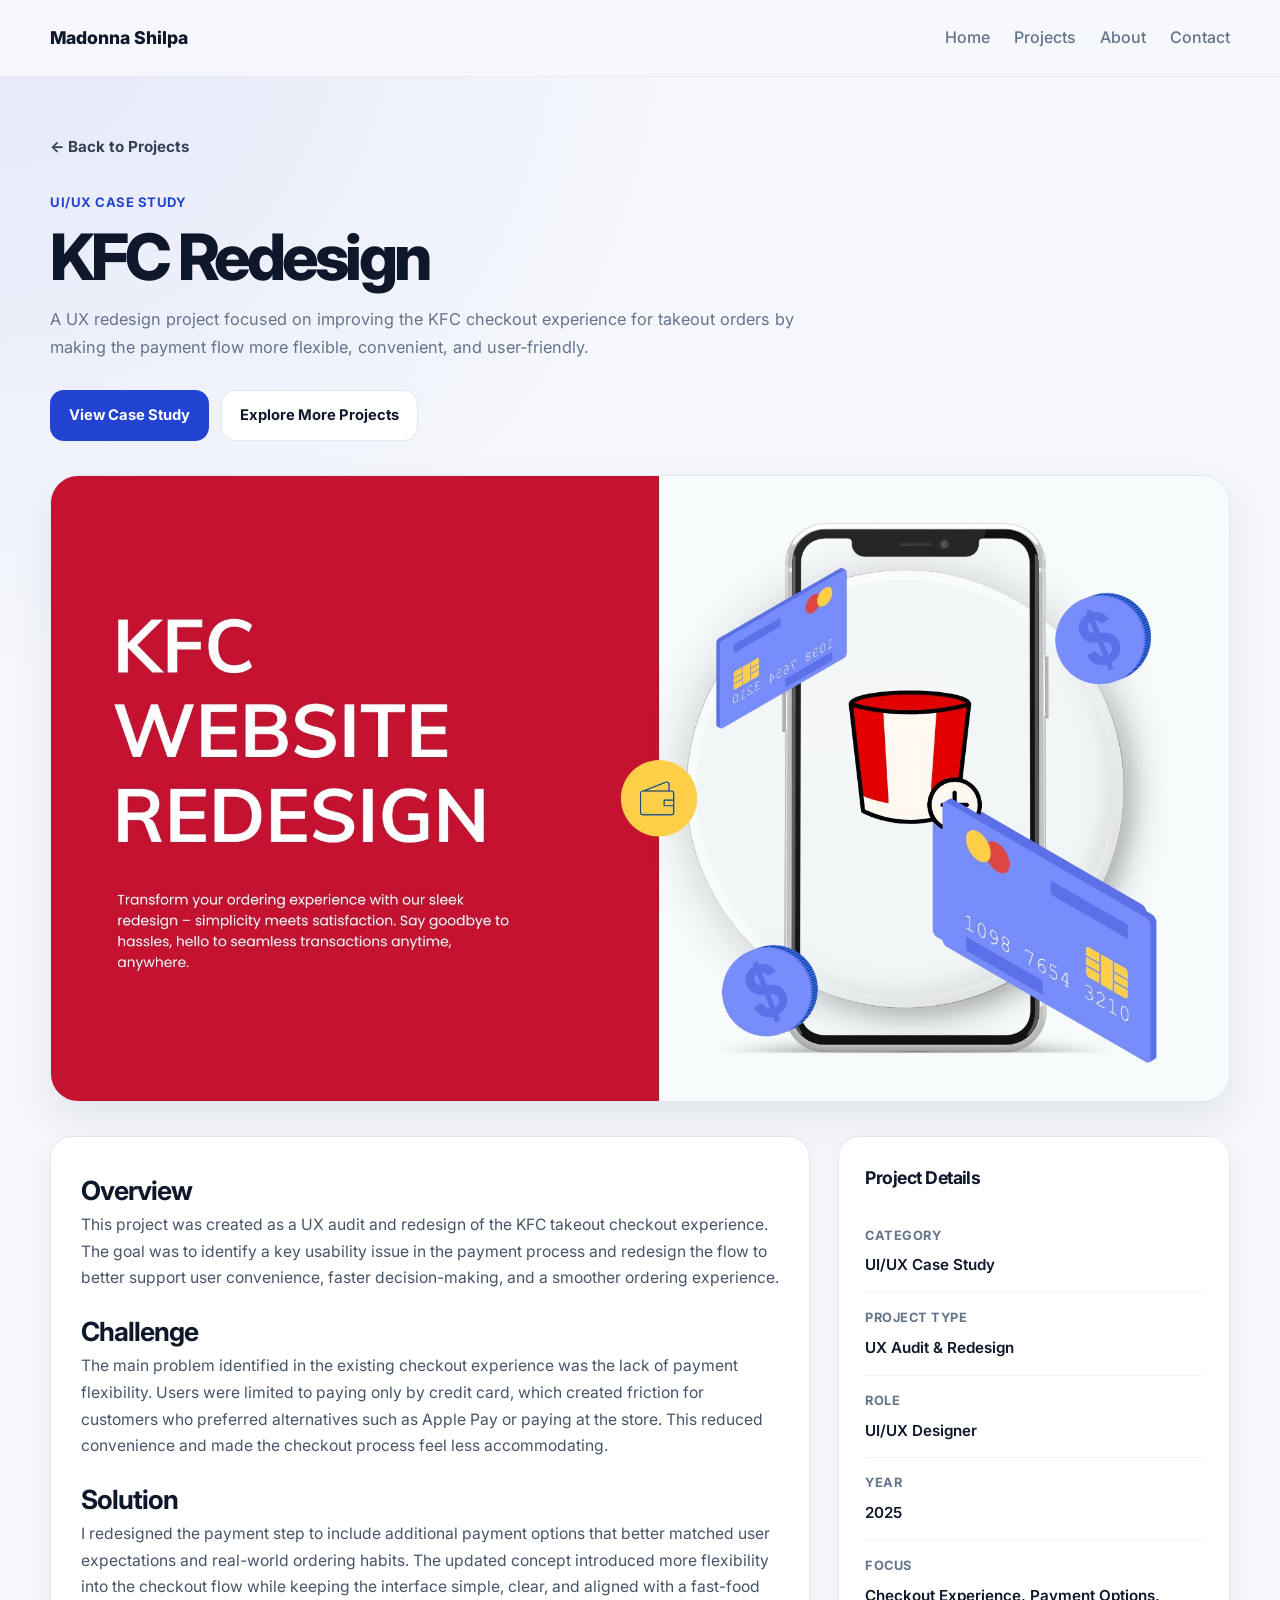
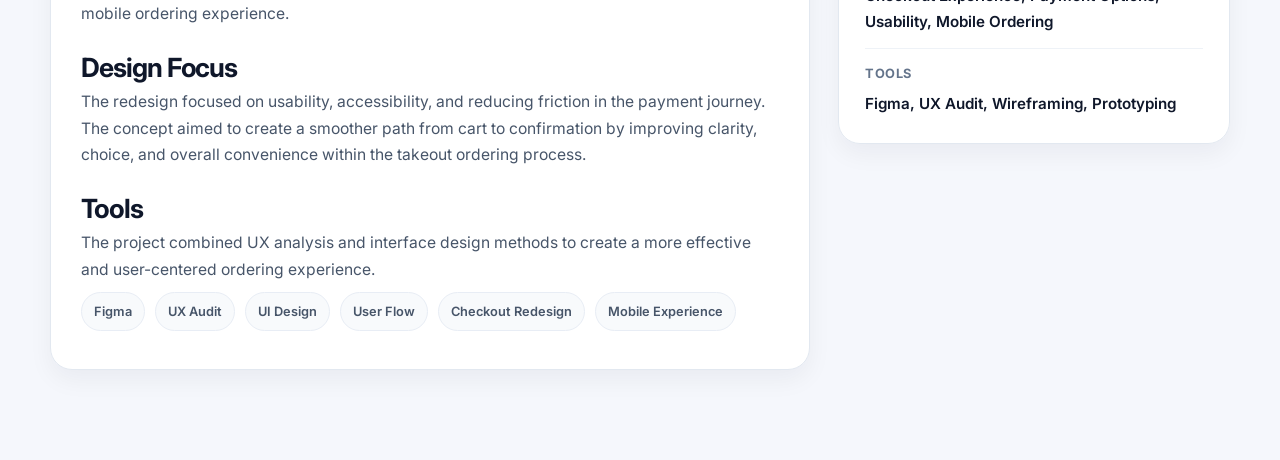
<file: project-kfc-redesign.html>
<!DOCTYPE html>
<html lang="en">

<head>
  <meta charset="UTF-8" />
  <meta name="viewport" content="width=device-width, initial-scale=1.0" />
  <title>KFC Redesign | Project Details</title>
  <link rel="preconnect" href="https://fonts.googleapis.com">
  <link rel="preconnect" href="https://fonts.gstatic.com" crossorigin>
  <link href="https://fonts.googleapis.com/css2?family=Inter:wght@400;500;600;700;800&display=swap" rel="stylesheet">
  <link rel="stylesheet" href="styles.css" />
  <style>
    * {
      margin: 0;
      padding: 0;
      box-sizing: border-box;
    }

    :root {
      --bg: #f5f7fc;
      --card: #ffffff;
      --text: #0f172a;
      --muted: #64748b;
      --line: #e2e8f0;
      --accent: #2343d3;
      --accent-dark: #1731a6;
      --shadow: 0 18px 40px rgba(15, 23, 42, 0.08);
      --radius-xl: 28px;
      --radius-lg: 22px;
      --radius-md: 16px;
      --container: 1180px;
    }

    body {
      font-family: "Inter", sans-serif;
      background:
        radial-gradient(circle at top left, rgba(35, 67, 211, 0.08), transparent 28%),
        var(--bg);
      color: var(--text);
      line-height: 1.7;
    }

    a {
      text-decoration: none;
      color: inherit;
    }

    img {
      width: 100%;
      display: block;
    }

    .container {
      width: min(var(--container), calc(100% - 40px));
      margin: 0 auto;
    }

    .project-page {
      padding: 56px 0 90px;
    }

    .back-link {
      display: inline-flex;
      align-items: center;
      gap: 8px;
      color: #334155;
      font-size: 0.95rem;
      font-weight: 700;
      margin-bottom: 28px;
      transition: color 0.25s ease;
    }

    .back-link:hover {
      color: var(--accent);
    }

    .project-header {
      max-width: 840px;
      margin-bottom: 28px;
    }

    .eyebrow {
      display: inline-block;
      color: var(--accent);
      font-size: 0.82rem;
      font-weight: 700;
      margin-bottom: 10px;
    }

    .project-title {
      font-size: clamp(2.4rem, 5vw, 4.1rem);
      line-height: 1.05;
      letter-spacing: -0.06em;
      margin-bottom: 16px;
      font-weight: 800;
    }

    .project-summary {
      color: var(--muted);
      font-size: 1.02rem;
      max-width: 760px;
    }

    .project-actions {
      display: flex;
      gap: 12px;
      flex-wrap: wrap;
      margin: 28px 0 34px;
    }

    .btn {
      display: inline-flex;
      align-items: center;
      justify-content: center;
      min-height: 46px;
      padding: 12px 18px;
      border-radius: 14px;
      font-size: 0.92rem;
      font-weight: 700;
      border: 1px solid transparent;
      transition: transform 0.2s ease, background 0.2s ease, color 0.2s ease, border-color 0.2s ease;
    }

    .btn:hover {
      transform: translateY(-1px);
    }

    .btn-primary {
      background: var(--accent);
      color: #fff;
    }

    .btn-primary:hover {
      background: var(--accent-dark);
    }

    .btn-secondary {
      background: #fff;
      color: var(--text);
      border-color: var(--line);
    }

    .btn-secondary:hover {
      border-color: rgba(35, 67, 211, 0.3);
      color: var(--accent);
    }

    .hero-image {
      overflow: hidden;
      border-radius: var(--radius-xl);
      border: 1px solid var(--line);
      background: linear-gradient(135deg, #dde7ff, #f8fbff);
      box-shadow: var(--shadow);
      margin-bottom: 34px;
      aspect-ratio: 16 / 8.5;
    }

    .hero-image img {
      height: 100%;
      object-fit: cover;
    }

    .content-grid {
      display: grid;
      grid-template-columns: minmax(0, 1.65fr) minmax(300px, 0.85fr);
      gap: 28px;
      align-items: start;
    }

    .content-card,
    .details-card {
      background: rgba(255, 255, 255, 0.96);
      border: 1px solid var(--line);
      border-radius: var(--radius-lg);
      box-shadow: 0 10px 25px rgba(15, 23, 42, 0.05);
    }

    .content-card {
      padding: 30px;
    }

    .details-card {
      padding: 26px;
      position: sticky;
      top: 24px;
    }

    .section {
      margin-bottom: 28px;
    }

    .section:last-child {
      margin-bottom: 0;
    }

    .section h2 {
      font-size: 1.65rem;
      line-height: 1.2;
      letter-spacing: -0.04em;
      margin-bottom: 12px;
    }

    .section p {
      color: #475569;
      font-size: 0.98rem;
    }

    .tag-list {
      display: flex;
      flex-wrap: wrap;
      gap: 10px;
      margin-top: 16px;
    }

    .tag-list span {
      padding: 8px 12px;
      border-radius: 999px;
      border: 1px solid #e8edf5;
      background: #f8fafc;
      font-size: 0.8rem;
      font-weight: 600;
      color: #475569;
    }

    .details-card h3 {
      font-size: 1.1rem;
      margin-bottom: 18px;
      letter-spacing: -0.03em;
    }

    .detail-item {
      padding: 14px 0;
      border-bottom: 1px solid #eef2f7;
    }

    .detail-item:last-child {
      border-bottom: none;
      padding-bottom: 0;
    }

    .detail-label {
      display: block;
      font-size: 0.8rem;
      font-weight: 700;
      color: var(--muted);
      margin-bottom: 6px;
      text-transform: uppercase;
      letter-spacing: 0.04em;
    }

    .detail-value {
      font-size: 0.95rem;
      color: #0f172a;
      font-weight: 600;
    }

    .detail-value a {
      color: var(--accent);
      word-break: break-word;
    }

    .detail-value a:hover {
      text-decoration: underline;
    }

    @media (max-width: 920px) {
      .content-grid {
        grid-template-columns: 1fr;
      }

      .details-card {
        position: static;
      }
    }

    @media (max-width: 768px) {
      .container {
        width: min(var(--container), calc(100% - 24px));
      }

      .project-page {
        padding-top: 28px;
      }

      .content-card,
      .details-card {
        padding: 20px;
      }

      .project-actions {
        flex-direction: column;
      }

      .btn {
        width: 100%;
      }
    }
  </style>
</head>

<body>
  <header class="site-header">
    <div class="container nav">
      <a href="index.html" class="logo">Madonna Shilpa</a>
      <nav>
        <ul class="nav-links">
          <li><a href="index.html">Home</a></li>
          <li><a href="projects.html">Projects</a></li>
          <li><a href="about.html">About</a></li>
          <li><a href="contact.html">Contact</a></li>
        </ul>
      </nav>
      <button class="menu-toggle" id="menuToggle">☰</button>
    </div>
  </header>
  <main class="project-page">
    <div class="container">
      <a href="projects.html" class="back-link">← Back to Projects</a>

      <header class="project-header">
        <span class="eyebrow">UI/UX Case Study</span>
        <h1 class="project-title">KFC Redesign</h1>
        <p class="project-summary">
          A UX redesign project focused on improving the KFC checkout experience for takeout orders by making the
          payment flow more flexible, convenient, and user-friendly.
        </p>
      </header>

      <div class="project-actions">
        <a href="https://www.behance.net/gallery/246440833/KFC-Ordering-Experience-Redesign" class="btn btn-primary"
          target="_blank">View Case Study</a>
        <a href="projects.html" class="btn btn-secondary">Explore More Projects</a>
      </div>

      <div class="hero-image">
        <img src="assets/kfc redesign.jpg" alt="KFC redesign project hero image">
      </div>

      <section class="content-grid">
        <div class="content-card">
          <div class="section">
            <h2>Overview</h2>
            <p>
              This project was created as a UX audit and redesign of the KFC takeout checkout experience. The goal was
              to identify a key usability issue in the payment process and redesign the flow to better support user
              convenience, faster decision-making, and a smoother ordering experience.
            </p>
          </div>

          <div class="section">
            <h2>Challenge</h2>
            <p>
              The main problem identified in the existing checkout experience was the lack of payment flexibility. Users
              were limited to paying only by credit card, which created friction for customers who preferred
              alternatives such as Apple Pay or paying at the store. This reduced convenience and made the checkout
              process feel less accommodating.
            </p>
          </div>

          <div class="section">
            <h2>Solution</h2>
            <p>
              I redesigned the payment step to include additional payment options that better matched user expectations
              and real-world ordering habits. The updated concept introduced more flexibility into the checkout flow
              while keeping the interface simple, clear, and aligned with a fast-food mobile ordering experience.
            </p>
          </div>

          <div class="section">
            <h2>Design Focus</h2>
            <p>
              The redesign focused on usability, accessibility, and reducing friction in the payment journey. The
              concept aimed to create a smoother path from cart to confirmation by improving clarity, choice, and
              overall convenience within the takeout ordering process.
            </p>
          </div>

          <div class="section">
            <h2>Tools</h2>
            <p>
              The project combined UX analysis and interface design methods to create a more effective and user-centered
              ordering experience.
            </p>
            <div class="tag-list">
              <span>Figma</span>
              <span>UX Audit</span>
              <span>UI Design</span>
              <span>User Flow</span>
              <span>Checkout Redesign</span>
              <span>Mobile Experience</span>
            </div>
          </div>
        </div>

        <aside class="details-card">
          <h3>Project Details</h3>

          <div class="detail-item">
            <span class="detail-label">Category</span>
            <div class="detail-value">UI/UX Case Study</div>
          </div>

          <div class="detail-item">
            <span class="detail-label">Project Type</span>
            <div class="detail-value">UX Audit &amp; Redesign</div>
          </div>

          <div class="detail-item">
            <span class="detail-label">Role</span>
            <div class="detail-value">UI/UX Designer</div>
          </div>

          <div class="detail-item">
            <span class="detail-label">Year</span>
            <div class="detail-value">2025</div>
          </div>

          <div class="detail-item">
            <span class="detail-label">Focus</span>
            <div class="detail-value">Checkout Experience, Payment Options, Usability, Mobile Ordering</div>
          </div>

          <div class="detail-item">
            <span class="detail-label">Tools</span>
            <div class="detail-value">Figma, UX Audit, Wireframing, Prototyping</div>
          </div>
        </aside>
      </section>
    </div>
  </main>
</body>

</html>
</file>
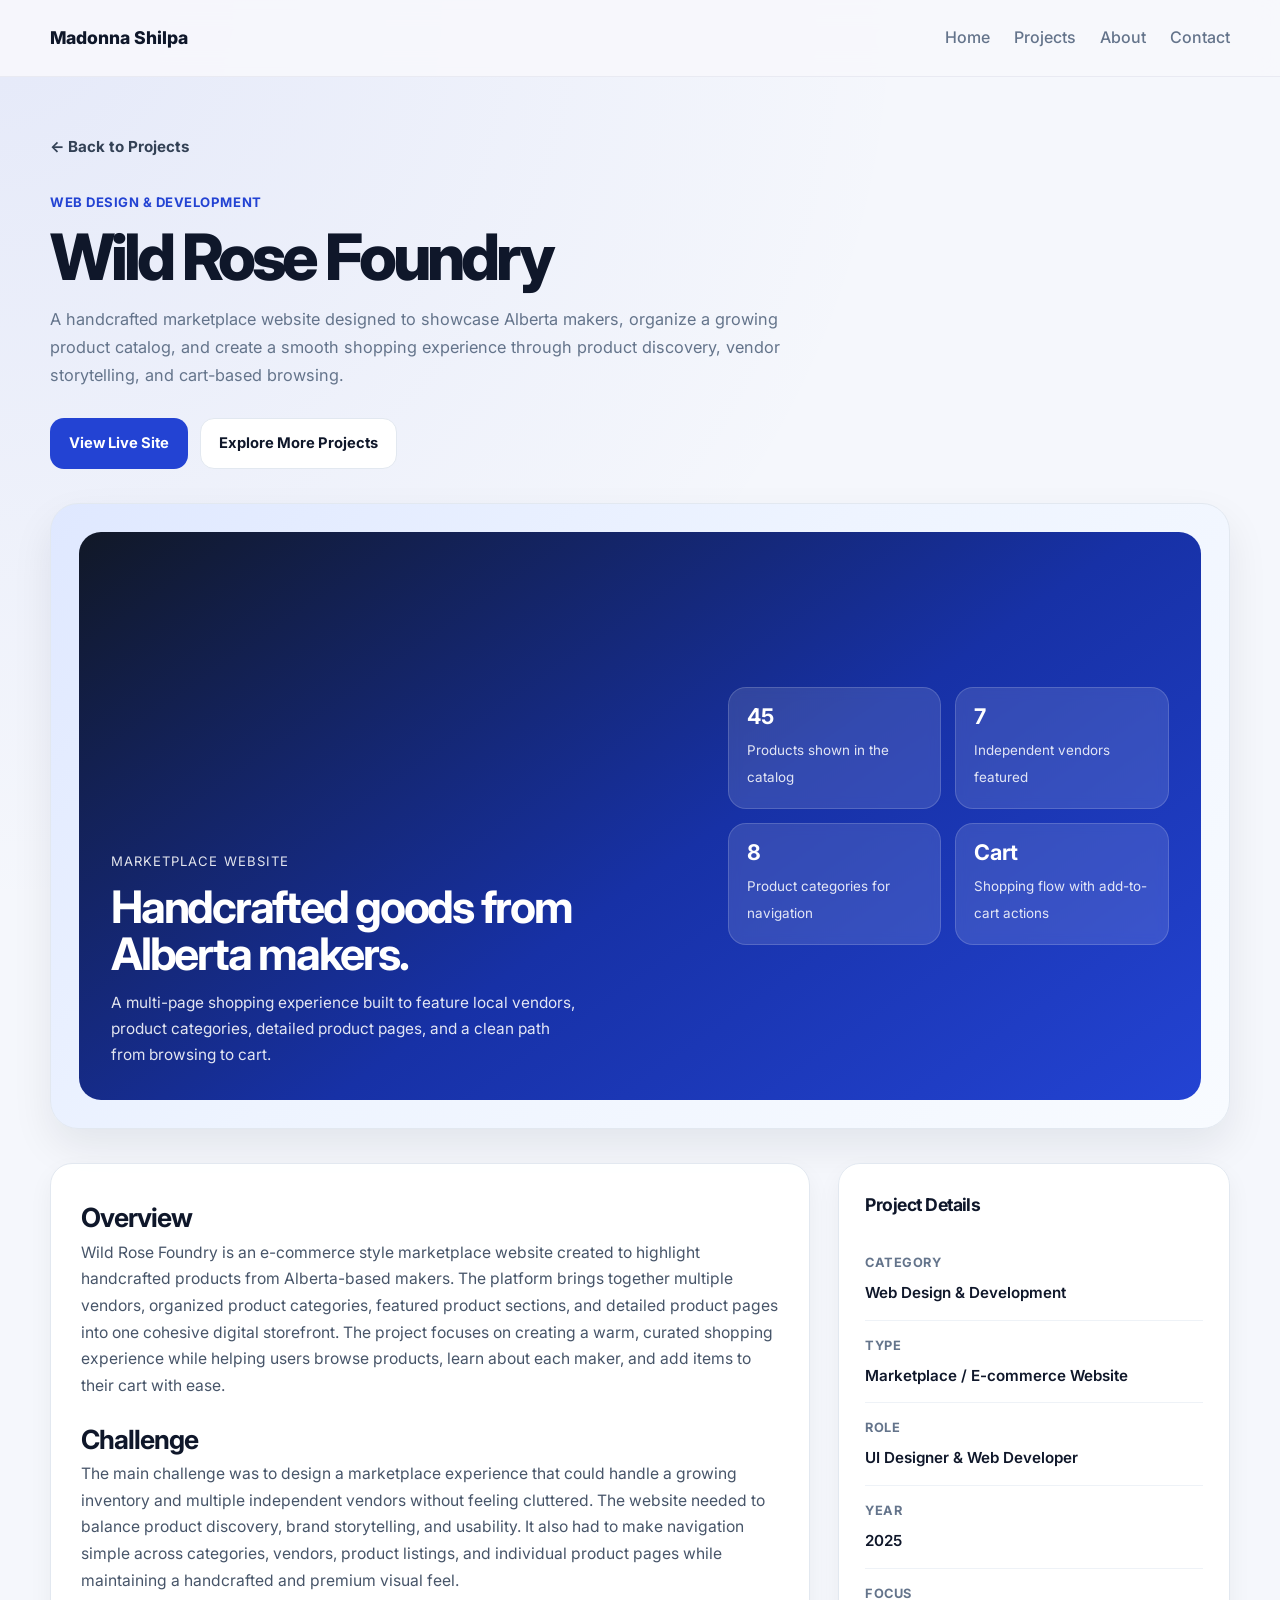
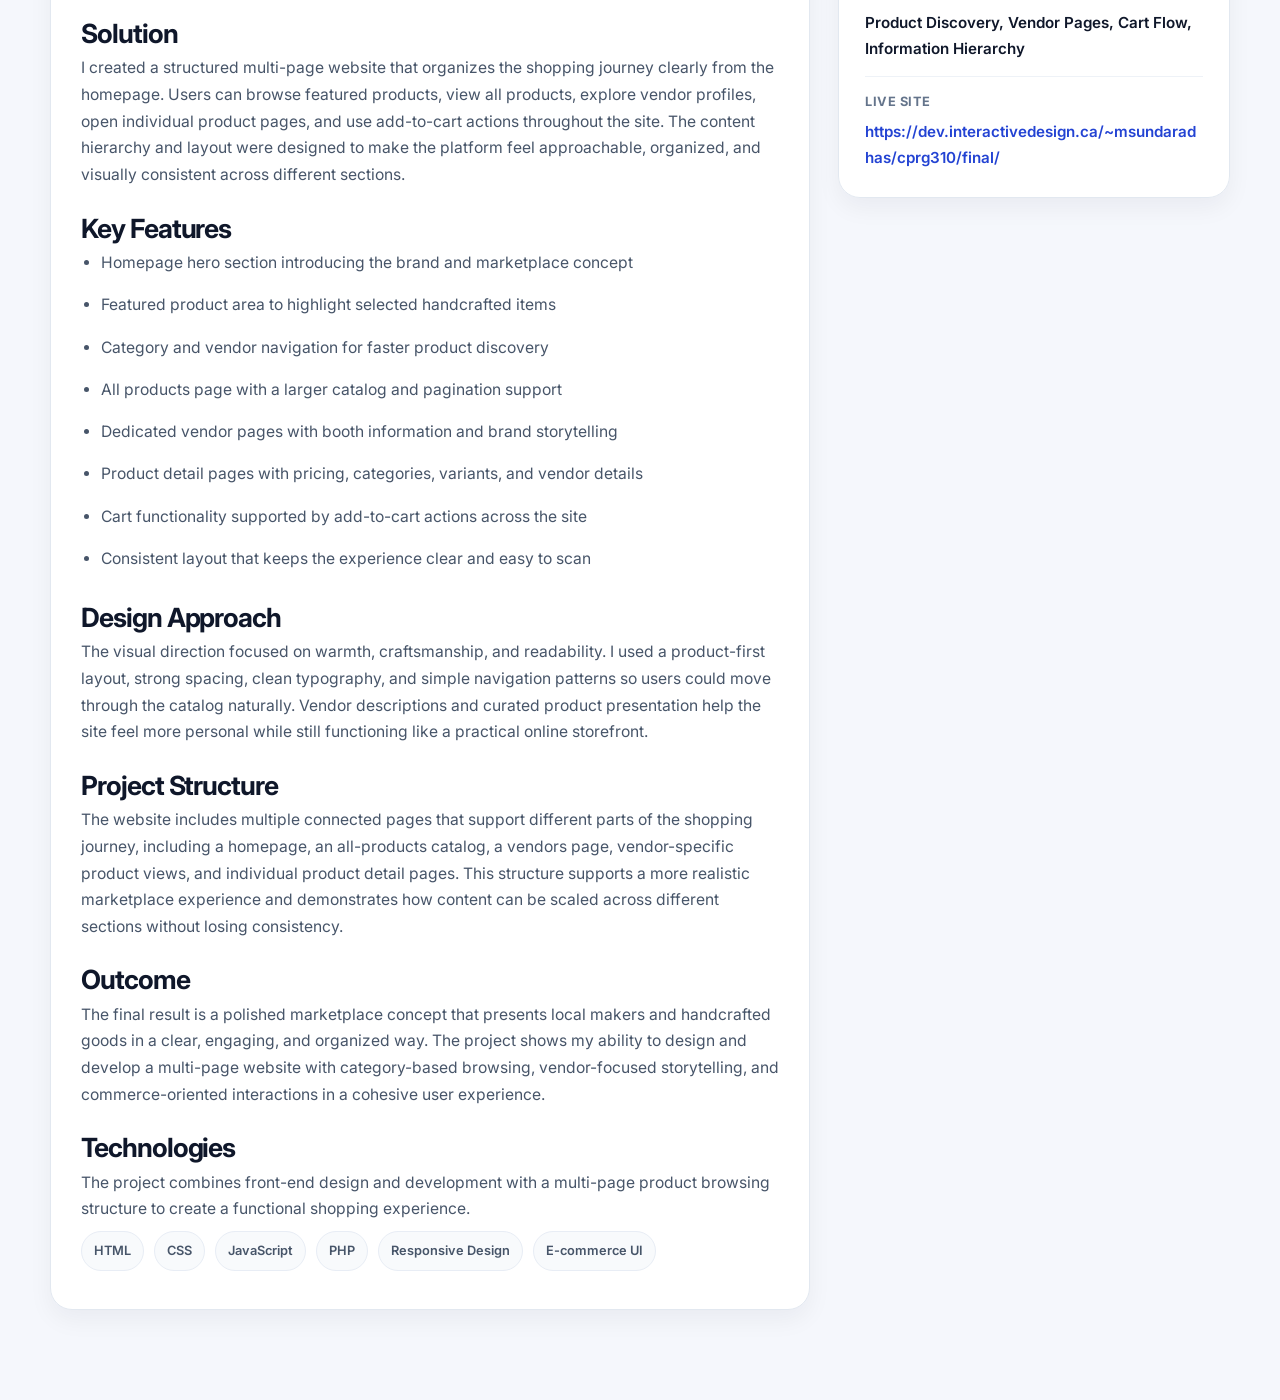
<file: project-rose-wild-foundary.html>
<!DOCTYPE html>
<html lang="en">

<head>
  <meta charset="UTF-8" />
  <meta name="viewport" content="width=device-width, initial-scale=1.0" />
  <title>Wild Rose Foundry | Project Details</title>
  <link rel="preconnect" href="https://fonts.googleapis.com">
  <link rel="preconnect" href="https://fonts.gstatic.com" crossorigin>
  <link href="https://fonts.googleapis.com/css2?family=Inter:wght@400;500;600;700;800&display=swap" rel="stylesheet">
  <link rel="stylesheet" href="styles.css" />
  <style>
    * {
      margin: 0;
      padding: 0;
      box-sizing: border-box;
    }

    :root {
      --bg: #f5f7fc;
      --card: #ffffff;
      --text: #0f172a;
      --muted: #64748b;
      --line: #e2e8f0;
      --accent: #2343d3;
      --accent-dark: #1731a6;
      --shadow: 0 18px 40px rgba(15, 23, 42, 0.08);
      --radius-xl: 28px;
      --radius-lg: 22px;
      --container: 1180px;
    }

    body {
      font-family: "Inter", sans-serif;
      background:
        radial-gradient(circle at top left, rgba(35, 67, 211, 0.08), transparent 28%),
        var(--bg);
      color: var(--text);
      line-height: 1.7;
    }

    a {
      text-decoration: none;
      color: inherit;
    }

    img {
      width: 100%;
      display: block;
    }

    .container {
      width: min(var(--container), calc(100% - 40px));
      margin: 0 auto;
    }

    .project-page {
      padding: 56px 0 90px;
    }

    .back-link {
      display: inline-flex;
      align-items: center;
      gap: 8px;
      color: #334155;
      font-size: 0.95rem;
      font-weight: 700;
      margin-bottom: 28px;
      transition: color 0.25s ease;
    }

    .back-link:hover {
      color: var(--accent);
    }

    .project-header {
      max-width: 860px;
      margin-bottom: 28px;
    }

    .eyebrow {
      display: inline-block;
      color: var(--accent);
      font-size: 0.82rem;
      font-weight: 700;
      margin-bottom: 10px;
    }

    .project-title {
      font-size: clamp(2.4rem, 5vw, 4.1rem);
      line-height: 1.05;
      letter-spacing: -0.06em;
      margin-bottom: 16px;
      font-weight: 800;
    }

    .project-summary {
      color: var(--muted);
      font-size: 1.02rem;
      max-width: 760px;
    }

    .project-actions {
      display: flex;
      gap: 12px;
      flex-wrap: wrap;
      margin: 28px 0 34px;
    }

    .btn {
      display: inline-flex;
      align-items: center;
      justify-content: center;
      min-height: 46px;
      padding: 12px 18px;
      border-radius: 14px;
      font-size: 0.92rem;
      font-weight: 700;
      border: 1px solid transparent;
      transition: transform 0.2s ease, background 0.2s ease, color 0.2s ease, border-color 0.2s ease;
    }

    .btn:hover {
      transform: translateY(-1px);
    }

    .btn-primary {
      background: var(--accent);
      color: #fff;
    }

    .btn-primary:hover {
      background: var(--accent-dark);
    }

    .btn-secondary {
      background: #fff;
      color: var(--text);
      border-color: var(--line);
    }

    .btn-secondary:hover {
      border-color: rgba(35, 67, 211, 0.3);
      color: var(--accent);
    }

    .hero-image {
      overflow: hidden;
      border-radius: var(--radius-xl);
      border: 1px solid var(--line);
      background: linear-gradient(135deg, #dfe8ff 0%, #eef4ff 45%, #f8fbff 100%);
      box-shadow: var(--shadow);
      margin-bottom: 34px;
      aspect-ratio: 16 / 8.5;
      display: flex;
      align-items: stretch;
      justify-content: stretch;
      padding: 28px;
    }

    .hero-preview {
      width: 100%;
      border-radius: 22px;
      background: linear-gradient(145deg, #111827 0%, #1731a6 55%, #2343d3 100%);
      color: #fff;
      padding: 32px;
      display: grid;
      grid-template-columns: 1.15fr 0.85fr;
      gap: 20px;
      align-items: end;
      min-height: 100%;
    }

    .hero-copy small {
      display: inline-block;
      font-size: 0.82rem;
      letter-spacing: 0.08em;
      text-transform: uppercase;
      opacity: 0.88;
      margin-bottom: 12px;
    }

    .hero-copy h2 {
      font-size: clamp(1.8rem, 3.5vw, 3rem);
      line-height: 1.05;
      letter-spacing: -0.05em;
      margin-bottom: 12px;
    }

    .hero-copy p {
      font-size: 0.96rem;
      color: rgba(255, 255, 255, 0.88);
      max-width: 470px;
    }

    .hero-stats {
      display: grid;
      grid-template-columns: repeat(2, 1fr);
      gap: 14px;
      align-self: center;
    }

    .hero-stat {
      background: rgba(255, 255, 255, 0.12);
      border: 1px solid rgba(255, 255, 255, 0.16);
      border-radius: 18px;
      padding: 18px;
      backdrop-filter: blur(6px);
    }

    .hero-stat strong {
      display: block;
      font-size: 1.35rem;
      line-height: 1;
      margin-bottom: 8px;
    }

    .hero-stat span {
      font-size: 0.84rem;
      color: rgba(255, 255, 255, 0.86);
    }

    .content-grid {
      display: grid;
      grid-template-columns: minmax(0, 1.65fr) minmax(300px, 0.85fr);
      gap: 28px;
      align-items: start;
    }

    .content-card,
    .details-card {
      background: rgba(255, 255, 255, 0.96);
      border: 1px solid var(--line);
      border-radius: var(--radius-lg);
      box-shadow: 0 10px 25px rgba(15, 23, 42, 0.05);
    }

    .content-card {
      padding: 30px;
    }

    .details-card {
      padding: 26px;
      position: sticky;
      top: 24px;
    }

    .section {
      margin-bottom: 28px;
    }

    .section:last-child {
      margin-bottom: 0;
    }

    .section h2 {
      font-size: 1.65rem;
      line-height: 1.2;
      letter-spacing: -0.04em;
      margin-bottom: 12px;
    }

    .section p,
    .section li {
      color: #475569;
      font-size: 0.98rem;
    }

    .section ul {
      margin: 14px 0 0 18px;
      display: grid;
      gap: 10px;
    }

    .tag-list {
      display: flex;
      flex-wrap: wrap;
      gap: 10px;
      margin-top: 16px;
    }

    .tag-list span {
      padding: 8px 12px;
      border-radius: 999px;
      border: 1px solid #e8edf5;
      background: #f8fafc;
      font-size: 0.8rem;
      font-weight: 600;
      color: #475569;
    }

    .details-card h3 {
      font-size: 1.1rem;
      margin-bottom: 18px;
      letter-spacing: -0.03em;
    }

    .detail-item {
      padding: 14px 0;
      border-bottom: 1px solid #eef2f7;
    }

    .detail-item:last-child {
      border-bottom: none;
      padding-bottom: 0;
    }

    .detail-label {
      display: block;
      font-size: 0.8rem;
      font-weight: 700;
      color: var(--muted);
      margin-bottom: 6px;
      text-transform: uppercase;
      letter-spacing: 0.04em;
    }

    .detail-value {
      font-size: 0.95rem;
      color: #0f172a;
      font-weight: 600;
    }

    .detail-value a {
      color: var(--accent);
      word-break: break-word;
    }

    .detail-value a:hover {
      text-decoration: underline;
    }

    @media (max-width: 920px) {
      .content-grid {
        grid-template-columns: 1fr;
      }

      .details-card {
        position: static;
      }
    }

    @media (max-width: 768px) {
      .container {
        width: min(var(--container), calc(100% - 24px));
      }

      .project-page {
        padding-top: 28px;
      }

      .content-card,
      .details-card {
        padding: 20px;
      }

      .project-actions {
        flex-direction: column;
      }

      .btn {
        width: 100%;
      }

      .hero-image {
        padding: 16px;
      }

      .hero-preview {
        grid-template-columns: 1fr;
        padding: 22px;
      }

      .hero-stats {
        grid-template-columns: 1fr 1fr;
      }
    }
  </style>
</head>

<body>
  <header class="site-header">
    <div class="container nav">
      <a href="index.html" class="logo">Madonna Shilpa</a>
      <nav>
        <ul class="nav-links">
          <li><a href="index.html">Home</a></li>
          <li><a href="projects.html">Projects</a></li>
          <li><a href="about.html">About</a></li>
          <li><a href="contact.html">Contact</a></li>
        </ul>
      </nav>
      <button class="menu-toggle" id="menuToggle">☰</button>
    </div>
  </header>
  <main class="project-page">
    <div class="container">
      <a href="projects.html" class="back-link">← Back to Projects</a>

      <header class="project-header">
        <span class="eyebrow">Web Design &amp; Development</span>
        <h1 class="project-title">Wild Rose Foundry</h1>
        <p class="project-summary">
          A handcrafted marketplace website designed to showcase Alberta makers, organize a growing product catalog,
          and create a smooth shopping experience through product discovery, vendor storytelling, and cart-based
          browsing.
        </p>
      </header>

      <div class="project-actions">
        <a href="https://dev.interactivedesign.ca/~msundaradhas/cprg310/final/" target="_blank"
          rel="noopener noreferrer" class="btn btn-primary">View Live Site</a>
        <a href="projects.html" class="btn btn-secondary">Explore More Projects</a>
      </div>

      <div class="hero-image">
        <div class="hero-preview" aria-label="Wild Rose Foundry project visual preview">
          <div class="hero-copy">
            <small>Marketplace Website</small>
            <h2>Handcrafted goods from Alberta makers.</h2>
            <p>
              A multi-page shopping experience built to feature local vendors, product categories,
              detailed product pages, and a clean path from browsing to cart.
            </p>
          </div>
          <div class="hero-stats">
            <div class="hero-stat">
              <strong>45</strong>
              <span>Products shown in the catalog</span>
            </div>
            <div class="hero-stat">
              <strong>7</strong>
              <span>Independent vendors featured</span>
            </div>
            <div class="hero-stat">
              <strong>8</strong>
              <span>Product categories for navigation</span>
            </div>
            <div class="hero-stat">
              <strong>Cart</strong>
              <span>Shopping flow with add-to-cart actions</span>
            </div>
          </div>
        </div>
      </div>

      <section class="content-grid">
        <div class="content-card">
          <div class="section">
            <h2>Overview</h2>
            <p>
              Wild Rose Foundry is an e-commerce style marketplace website created to highlight handcrafted products
              from Alberta-based makers. The platform brings together multiple vendors, organized product categories,
              featured product sections, and detailed product pages into one cohesive digital storefront. The project
              focuses on creating a warm, curated shopping experience while helping users browse products, learn about
              each maker, and add items to their cart with ease.
            </p>
          </div>

          <div class="section">
            <h2>Challenge</h2>
            <p>
              The main challenge was to design a marketplace experience that could handle a growing inventory and
              multiple independent vendors without feeling cluttered. The website needed to balance product discovery,
              brand storytelling, and usability. It also had to make navigation simple across categories, vendors,
              product listings, and individual product pages while maintaining a handcrafted and premium visual feel.
            </p>
          </div>

          <div class="section">
            <h2>Solution</h2>
            <p>
              I created a structured multi-page website that organizes the shopping journey clearly from the homepage.
              Users can browse featured products, view all products, explore vendor profiles, open individual product
              pages, and use add-to-cart actions throughout the site. The content hierarchy and layout were designed to
              make the platform feel approachable, organized, and visually consistent across different sections.
            </p>
          </div>

          <div class="section">
            <h2>Key Features</h2>
            <ul>
              <li>Homepage hero section introducing the brand and marketplace concept</li>
              <li>Featured product area to highlight selected handcrafted items</li>
              <li>Category and vendor navigation for faster product discovery</li>
              <li>All products page with a larger catalog and pagination support</li>
              <li>Dedicated vendor pages with booth information and brand storytelling</li>
              <li>Product detail pages with pricing, categories, variants, and vendor details</li>
              <li>Cart functionality supported by add-to-cart actions across the site</li>
              <li>Consistent layout that keeps the experience clear and easy to scan</li>
            </ul>
          </div>

          <div class="section">
            <h2>Design Approach</h2>
            <p>
              The visual direction focused on warmth, craftsmanship, and readability. I used a product-first layout,
              strong spacing, clean typography, and simple navigation patterns so users could move through the catalog
              naturally. Vendor descriptions and curated product presentation help the site feel more personal while
              still functioning like a practical online storefront.
            </p>
          </div>

          <div class="section">
            <h2>Project Structure</h2>
            <p>
              The website includes multiple connected pages that support different parts of the shopping journey,
              including a homepage, an all-products catalog, a vendors page, vendor-specific product views, and
              individual product detail pages. This structure supports a more realistic marketplace experience and
              demonstrates how content can be scaled across different sections without losing consistency.
            </p>
          </div>

          <div class="section">
            <h2>Outcome</h2>
            <p>
              The final result is a polished marketplace concept that presents local makers and handcrafted goods in a
              clear, engaging, and organized way. The project shows my ability to design and develop a multi-page
              website with category-based browsing, vendor-focused storytelling, and commerce-oriented interactions in a
              cohesive user experience.
            </p>
          </div>

          <div class="section">
            <h2>Technologies</h2>
            <p>
              The project combines front-end design and development with a multi-page product browsing structure to
              create a functional shopping experience.
            </p>
            <div class="tag-list">
              <span>HTML</span>
              <span>CSS</span>
              <span>JavaScript</span>
              <span>PHP</span>
              <span>Responsive Design</span>
              <span>E-commerce UI</span>
            </div>
          </div>
        </div>

        <aside class="details-card">
          <h3>Project Details</h3>

          <div class="detail-item">
            <span class="detail-label">Category</span>
            <div class="detail-value">Web Design &amp; Development</div>
          </div>

          <div class="detail-item">
            <span class="detail-label">Type</span>
            <div class="detail-value">Marketplace / E-commerce Website</div>
          </div>

          <div class="detail-item">
            <span class="detail-label">Role</span>
            <div class="detail-value">UI Designer &amp; Web Developer</div>
          </div>

          <div class="detail-item">
            <span class="detail-label">Year</span>
            <div class="detail-value">2025</div>
          </div>

          <div class="detail-item">
            <span class="detail-label">Focus</span>
            <div class="detail-value">Product Discovery, Vendor Pages, Cart Flow, Information Hierarchy</div>
          </div>

          <div class="detail-item">
            <span class="detail-label">Live Site</span>
            <div class="detail-value">
              <a href="https://dev.interactivedesign.ca/~msundaradhas/cprg310/final/" target="_blank"
                rel="noopener noreferrer">https://dev.interactivedesign.ca/~msundaradhas/cprg310/final/</a>
            </div>
          </div>
        </aside>
      </section>
    </div>
  </main>
</body>

</html>
</file>
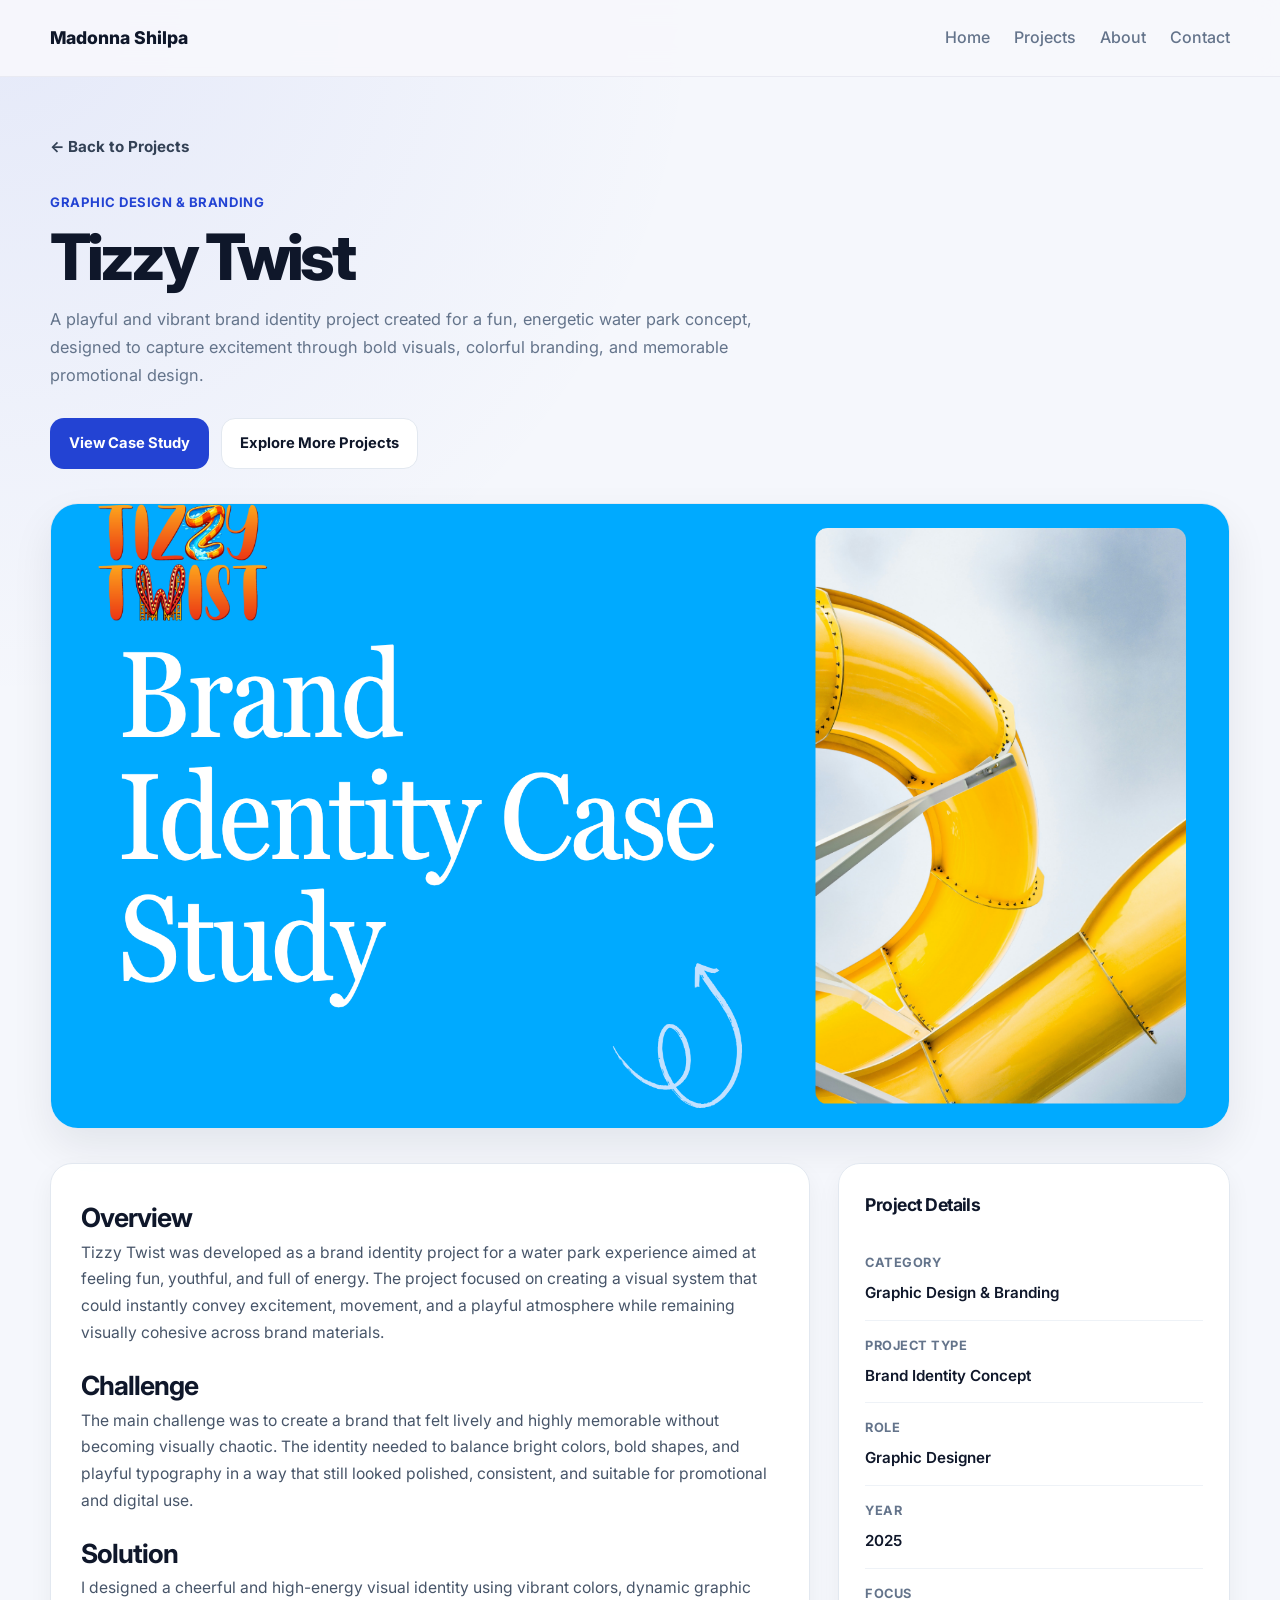
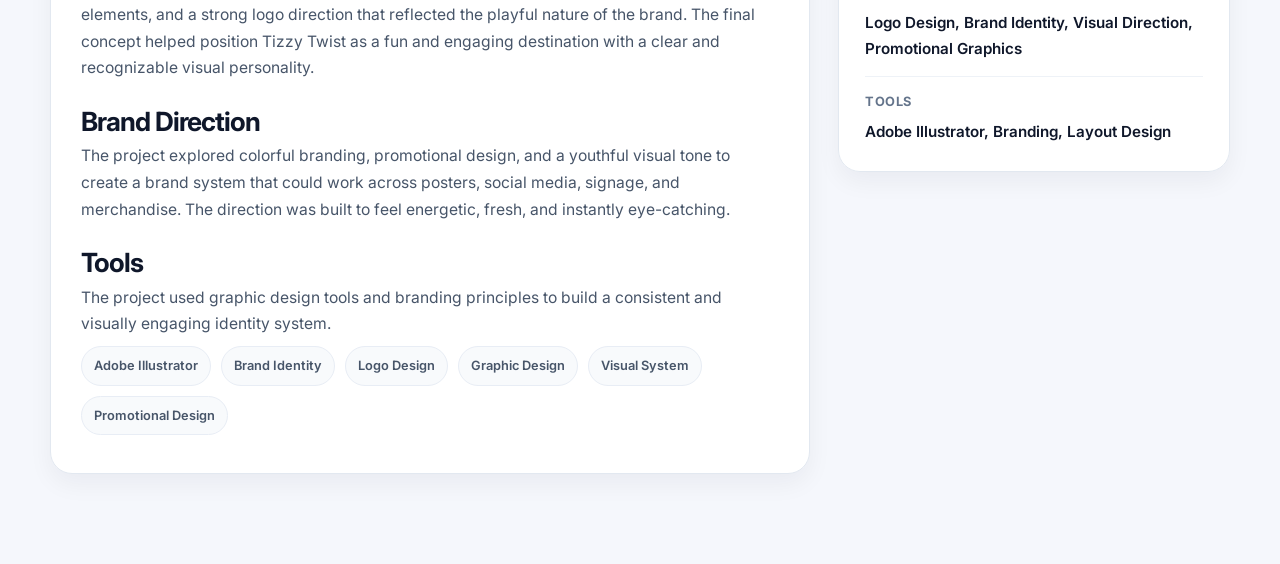
<file: project-twist-twiss.html>
<!DOCTYPE html>
<html lang="en">

<head>
    <meta charset="UTF-8" />
    <meta name="viewport" content="width=device-width, initial-scale=1.0" />
    <title>Tizzy Twist | Project Details</title>
    <link rel="preconnect" href="https://fonts.googleapis.com">
    <link rel="preconnect" href="https://fonts.gstatic.com" crossorigin>
    <link href="https://fonts.googleapis.com/css2?family=Inter:wght@400;500;600;700;800&display=swap" rel="stylesheet">
    <link rel="stylesheet" href="styles.css" />
    <style>
        * {
            margin: 0;
            padding: 0;
            box-sizing: border-box;
        }

        :root {
            --bg: #f5f7fc;
            --card: #ffffff;
            --text: #0f172a;
            --muted: #64748b;
            --line: #e2e8f0;
            --accent: #2343d3;
            --accent-dark: #1731a6;
            --shadow: 0 18px 40px rgba(15, 23, 42, 0.08);
            --radius-xl: 28px;
            --radius-lg: 22px;
            --radius-md: 16px;
            --container: 1180px;
        }

        body {
            font-family: "Inter", sans-serif;
            background:
                radial-gradient(circle at top left, rgba(35, 67, 211, 0.08), transparent 28%),
                var(--bg);
            color: var(--text);
            line-height: 1.7;
        }

        a {
            text-decoration: none;
            color: inherit;
        }

        img {
            width: 100%;
            display: block;
        }

        .container {
            width: min(var(--container), calc(100% - 40px));
            margin: 0 auto;
        }

        .project-page {
            padding: 56px 0 90px;
        }

        .back-link {
            display: inline-flex;
            align-items: center;
            gap: 8px;
            color: #334155;
            font-size: 0.95rem;
            font-weight: 700;
            margin-bottom: 28px;
            transition: color 0.25s ease;
        }

        .back-link:hover {
            color: var(--accent);
        }

        .project-header {
            max-width: 840px;
            margin-bottom: 28px;
        }

        .eyebrow {
            display: inline-block;
            color: var(--accent);
            font-size: 0.82rem;
            font-weight: 700;
            margin-bottom: 10px;
        }

        .project-title {
            font-size: clamp(2.4rem, 5vw, 4.1rem);
            line-height: 1.05;
            letter-spacing: -0.06em;
            margin-bottom: 16px;
            font-weight: 800;
        }

        .project-summary {
            color: var(--muted);
            font-size: 1.02rem;
            max-width: 760px;
        }

        .project-actions {
            display: flex;
            gap: 12px;
            flex-wrap: wrap;
            margin: 28px 0 34px;
        }

        .btn {
            display: inline-flex;
            align-items: center;
            justify-content: center;
            min-height: 46px;
            padding: 12px 18px;
            border-radius: 14px;
            font-size: 0.92rem;
            font-weight: 700;
            border: 1px solid transparent;
            transition: transform 0.2s ease, background 0.2s ease, color 0.2s ease, border-color 0.2s ease;
        }

        .btn:hover {
            transform: translateY(-1px);
        }

        .btn-primary {
            background: var(--accent);
            color: #fff;
        }

        .btn-primary:hover {
            background: var(--accent-dark);
        }

        .btn-secondary {
            background: #fff;
            color: var(--text);
            border-color: var(--line);
        }

        .btn-secondary:hover {
            border-color: rgba(35, 67, 211, 0.3);
            color: var(--accent);
        }

        .hero-image {
            overflow: hidden;
            border-radius: var(--radius-xl);
            border: 1px solid var(--line);
            background: linear-gradient(135deg, #dde7ff, #f8fbff);
            box-shadow: var(--shadow);
            margin-bottom: 34px;
            aspect-ratio: 16 / 8.5;
        }

        .hero-image img {
            height: 100%;
            object-fit: cover;
        }

        .content-grid {
            display: grid;
            grid-template-columns: minmax(0, 1.65fr) minmax(300px, 0.85fr);
            gap: 28px;
            align-items: start;
        }

        .content-card,
        .details-card {
            background: rgba(255, 255, 255, 0.96);
            border: 1px solid var(--line);
            border-radius: var(--radius-lg);
            box-shadow: 0 10px 25px rgba(15, 23, 42, 0.05);
        }

        .content-card {
            padding: 30px;
        }

        .details-card {
            padding: 26px;
            position: sticky;
            top: 24px;
        }

        .section {
            margin-bottom: 28px;
        }

        .section:last-child {
            margin-bottom: 0;
        }

        .section h2 {
            font-size: 1.65rem;
            line-height: 1.2;
            letter-spacing: -0.04em;
            margin-bottom: 12px;
        }

        .section p {
            color: #475569;
            font-size: 0.98rem;
        }

        .tag-list {
            display: flex;
            flex-wrap: wrap;
            gap: 10px;
            margin-top: 16px;
        }

        .tag-list span {
            padding: 8px 12px;
            border-radius: 999px;
            border: 1px solid #e8edf5;
            background: #f8fafc;
            font-size: 0.8rem;
            font-weight: 600;
            color: #475569;
        }

        .details-card h3 {
            font-size: 1.1rem;
            margin-bottom: 18px;
            letter-spacing: -0.03em;
        }

        .detail-item {
            padding: 14px 0;
            border-bottom: 1px solid #eef2f7;
        }

        .detail-item:last-child {
            border-bottom: none;
            padding-bottom: 0;
        }

        .detail-label {
            display: block;
            font-size: 0.8rem;
            font-weight: 700;
            color: var(--muted);
            margin-bottom: 6px;
            text-transform: uppercase;
            letter-spacing: 0.04em;
        }

        .detail-value {
            font-size: 0.95rem;
            color: #0f172a;
            font-weight: 600;
        }

        .detail-value a {
            color: var(--accent);
            word-break: break-word;
        }

        .detail-value a:hover {
            text-decoration: underline;
        }

        @media (max-width: 920px) {
            .content-grid {
                grid-template-columns: 1fr;
            }

            .details-card {
                position: static;
            }
        }

        @media (max-width: 768px) {
            .container {
                width: min(var(--container), calc(100% - 24px));
            }

            .project-page {
                padding-top: 28px;
            }

            .content-card,
            .details-card {
                padding: 20px;
            }

            .project-actions {
                flex-direction: column;
            }

            .btn {
                width: 100%;
            }
        }
    </style>
</head>

<body>
    <header class="site-header">
        <div class="container nav">
            <a href="index.html" class="logo">Madonna Shilpa</a>
            <nav>
                <ul class="nav-links">
                    <li><a href="index.html">Home</a></li>
                    <li><a href="projects.html">Projects</a></li>
                    <li><a href="about.html">About</a></li>
                    <li><a href="contact.html">Contact</a></li>
                </ul>
            </nav>
            <button class="menu-toggle" id="menuToggle">☰</button>
        </div>
    </header>
    <main class="project-page">
        <div class="container">
            <a href="projects.html" class="back-link">← Back to Projects</a>

            <header class="project-header">
                <span class="eyebrow">Graphic Design &amp; Branding</span>
                <h1 class="project-title">Tizzy Twist</h1>
                <p class="project-summary">
                    A playful and vibrant brand identity project created for a fun, energetic water park concept,
                    designed to
                    capture excitement through bold visuals, colorful branding, and memorable promotional design.
                </p>
            </header>

            <div class="project-actions">
                <a href="https://www.behance.net/gallery/245911015/Tizzy-Twist-Brand-Identity" class="btn btn-primary"
                    target="_blank">View Case Study</a>
                <a href="projects.html" class="btn btn-secondary">Explore More Projects</a>
            </div>

            <div class="hero-image">
                <img src="assets/tizzy twist.jpeg" alt="Tizzy Twist project hero image">
            </div>

            <section class="content-grid">
                <div class="content-card">
                    <div class="section">
                        <h2>Overview</h2>
                        <p>
                            Tizzy Twist was developed as a brand identity project for a water park experience aimed at
                            feeling fun,
                            youthful, and full of energy. The project focused on creating a visual system that could
                            instantly convey
                            excitement, movement, and a playful atmosphere while remaining visually cohesive across
                            brand materials.
                        </p>
                    </div>

                    <div class="section">
                        <h2>Challenge</h2>
                        <p>
                            The main challenge was to create a brand that felt lively and highly memorable without
                            becoming visually
                            chaotic. The identity needed to balance bright colors, bold shapes, and playful typography
                            in a way that
                            still looked polished, consistent, and suitable for promotional and digital use.
                        </p>
                    </div>

                    <div class="section">
                        <h2>Solution</h2>
                        <p>
                            I designed a cheerful and high-energy visual identity using vibrant colors, dynamic graphic
                            elements, and
                            a strong logo direction that reflected the playful nature of the brand. The final concept
                            helped position
                            Tizzy Twist as a fun and engaging destination with a clear and recognizable visual
                            personality.
                        </p>
                    </div>

                    <div class="section">
                        <h2>Brand Direction</h2>
                        <p>
                            The project explored colorful branding, promotional design, and a youthful visual tone to
                            create a brand
                            system that could work across posters, social media, signage, and merchandise. The direction
                            was built to
                            feel energetic, fresh, and instantly eye-catching.
                        </p>
                    </div>

                    <div class="section">
                        <h2>Tools</h2>
                        <p>
                            The project used graphic design tools and branding principles to build a consistent and
                            visually engaging
                            identity system.
                        </p>
                        <div class="tag-list">
                            <span>Adobe Illustrator</span>
                            <span>Brand Identity</span>
                            <span>Logo Design</span>
                            <span>Graphic Design</span>
                            <span>Visual System</span>
                            <span>Promotional Design</span>
                        </div>
                    </div>
                </div>

                <aside class="details-card">
                    <h3>Project Details</h3>

                    <div class="detail-item">
                        <span class="detail-label">Category</span>
                        <div class="detail-value">Graphic Design &amp; Branding</div>
                    </div>

                    <div class="detail-item">
                        <span class="detail-label">Project Type</span>
                        <div class="detail-value">Brand Identity Concept</div>
                    </div>

                    <div class="detail-item">
                        <span class="detail-label">Role</span>
                        <div class="detail-value">Graphic Designer</div>
                    </div>

                    <div class="detail-item">
                        <span class="detail-label">Year</span>
                        <div class="detail-value">2025</div>
                    </div>

                    <div class="detail-item">
                        <span class="detail-label">Focus</span>
                        <div class="detail-value">Logo Design, Brand Identity, Visual Direction, Promotional Graphics
                        </div>
                    </div>

                    <div class="detail-item">
                        <span class="detail-label">Tools</span>
                        <div class="detail-value">Adobe Illustrator, Branding, Layout Design</div>
                    </div>
                </aside>
            </section>
        </div>
    </main>
</body>

</html>
</file>
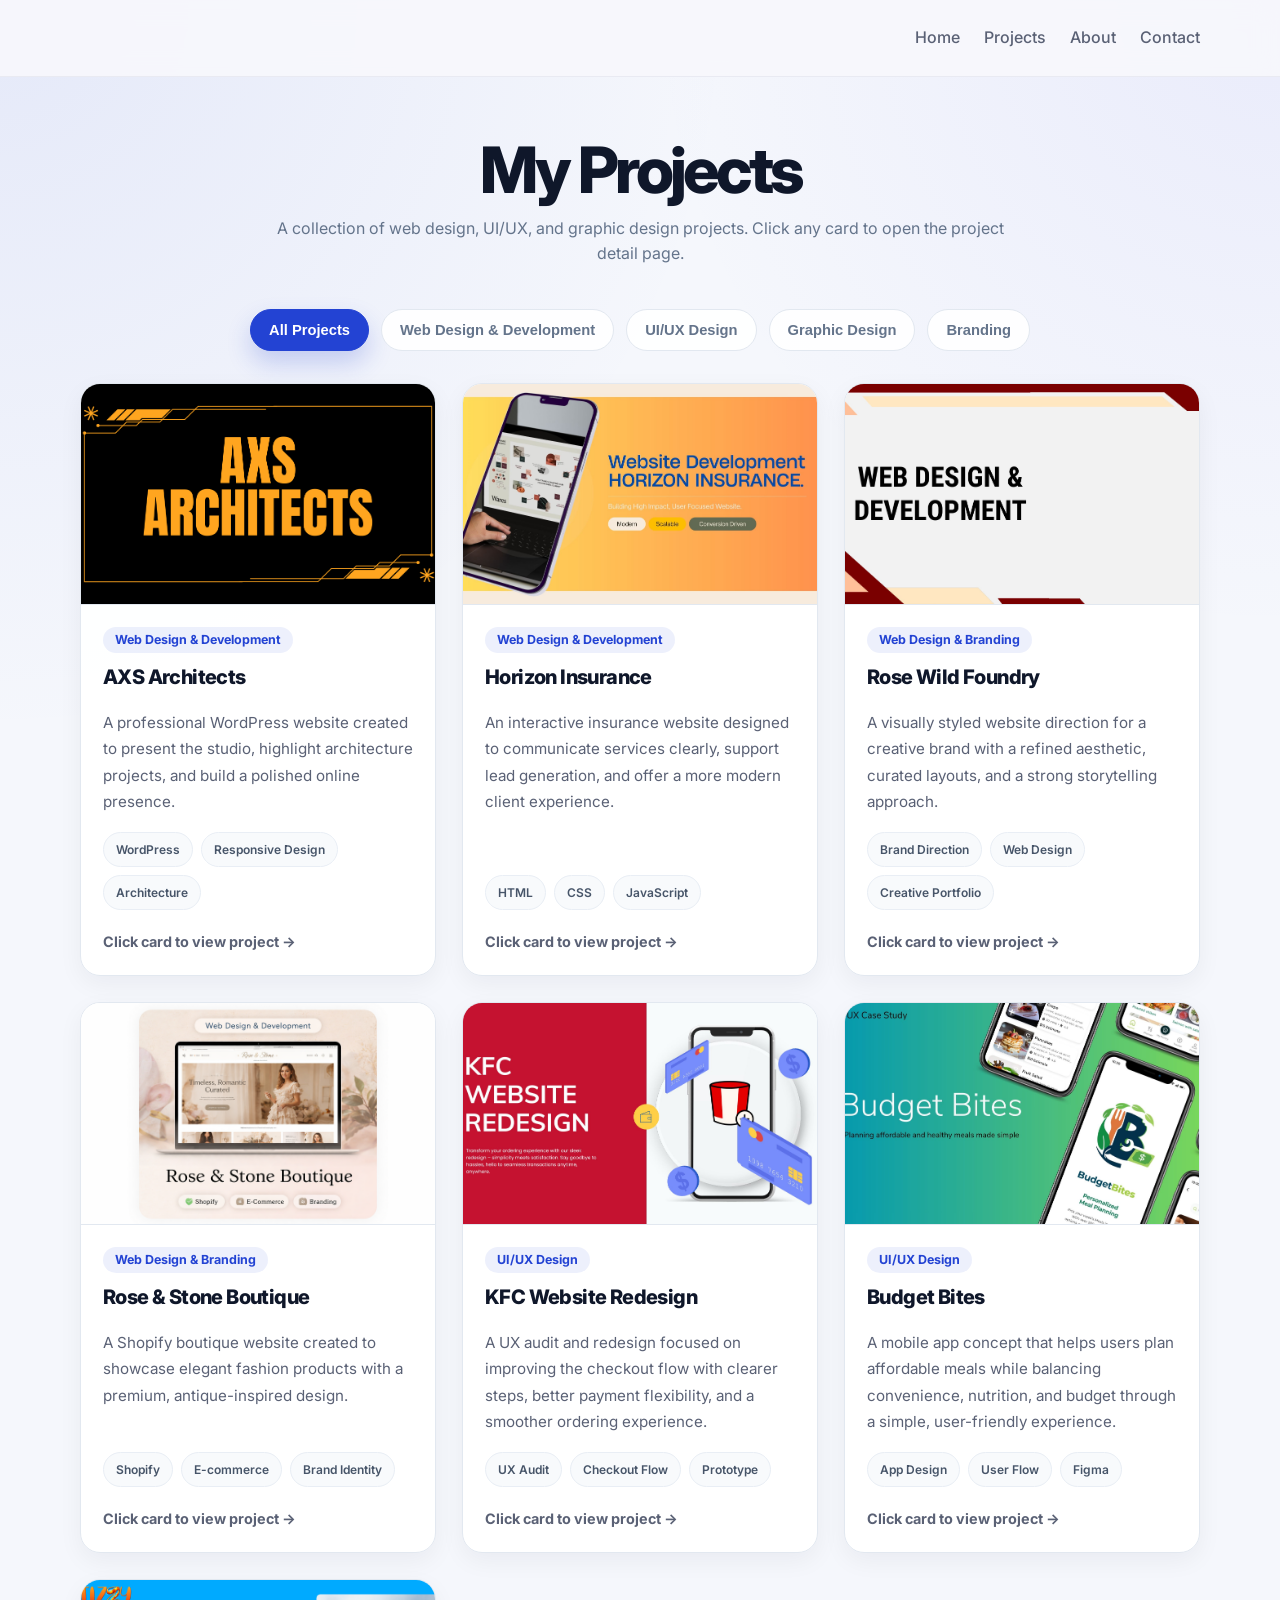
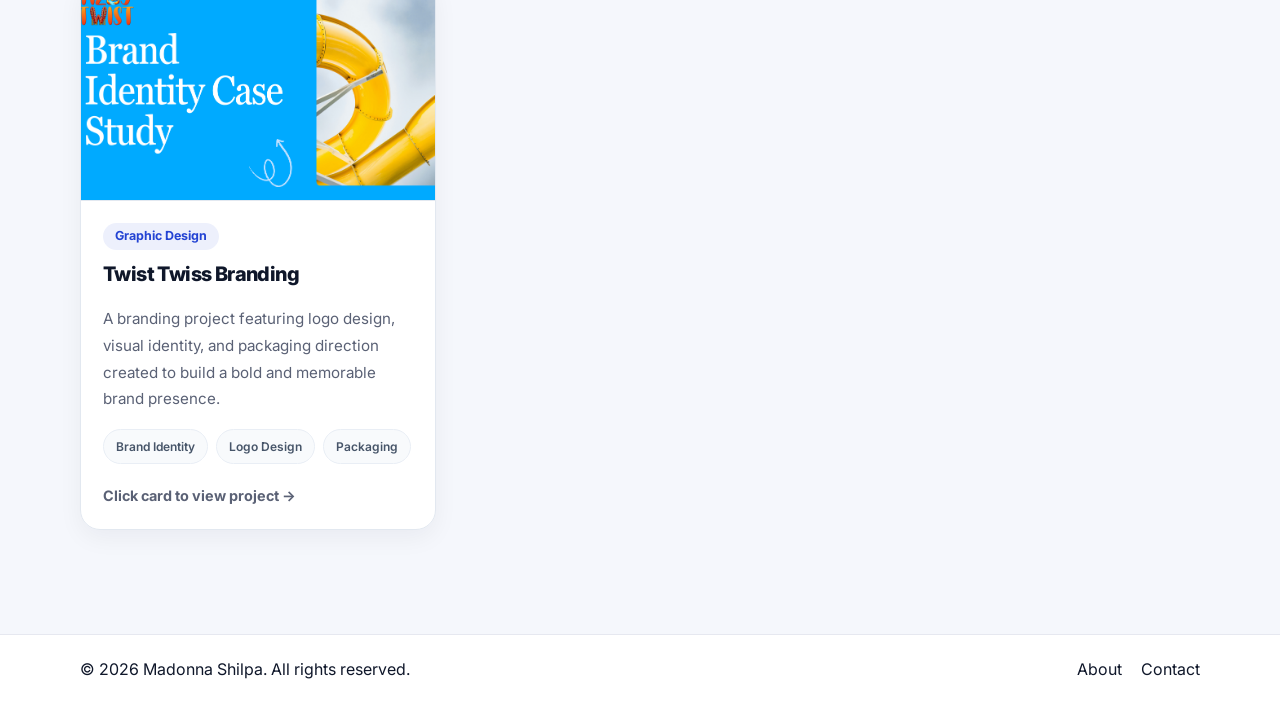
<file: projects.html>
<!DOCTYPE html>
<html lang="en">

<head>
  <meta charset="UTF-8" />
  <meta name="viewport" content="width=device-width, initial-scale=1.0" />
  <title>My Projects | Madonna Shilpa</title>

  <link rel="preconnect" href="https://fonts.googleapis.com">
  <link rel="preconnect" href="https://fonts.gstatic.com" crossorigin>
  <link href="https://fonts.googleapis.com/css2?family=Inter:wght@400;500;600;700;800&display=swap" rel="stylesheet">

  <!-- main shared css -->
  <link rel="stylesheet" href="styles.css" />

  <style>
    :root {
      --projects-bg: #f5f7fc;
      --projects-card: #ffffff;
      --projects-text: #0f172a;
      --projects-muted: #64748b;
      --projects-line: #e2e8f0;
      --projects-pill: #f8fafc;
      --projects-accent: #2343d3;
      --projects-accent-dark: #1731a6;
      --projects-shadow-hover: 0 24px 50px rgba(35, 67, 211, 0.14);
      --projects-radius-lg: 28px;
      --projects-radius-md: 20px;
    }

    body {
      background:
        radial-gradient(circle at top left, rgba(35, 67, 211, 0.08), transparent 28%),
        radial-gradient(circle at top right, rgba(99, 102, 241, 0.08), transparent 24%),
        var(--projects-bg);
      color: var(--projects-text);
    }

    /* keeps same alignment as index header, but hides the name on projects page */
    .project-header-spacer {
      visibility: hidden;
      user-select: none;
      pointer-events: none;
    }

    .projects-shell {
      padding-bottom: 4.5rem;
    }

    .projects-hero {
      padding: 3.8rem 0 1.4rem;
      text-align: center;
    }

    .projects-hero h1 {
      font-size: clamp(2.4rem, 5vw, 4.4rem);
      line-height: 1;
      letter-spacing: -0.06em;
      margin-bottom: 14px;
      font-weight: 800;
    }

    .projects-hero p {
      max-width: 760px;
      margin: 0 auto;
      color: var(--projects-muted);
      font-size: 1rem;
    }

    .filters-wrap {
      padding: 1.2rem 0 2rem;
    }

    .filters {
      display: flex;
      flex-wrap: wrap;
      justify-content: center;
      gap: 12px;
    }

    .filter-btn {
      border: 1px solid var(--projects-line);
      background: rgba(255, 255, 255, 0.95);
      color: var(--projects-muted);
      border-radius: 999px;
      padding: 12px 18px;
      font-size: 0.92rem;
      font-weight: 700;
      cursor: pointer;
      transition: 0.2s ease;
    }

    .filter-btn:hover {
      color: var(--projects-accent);
      border-color: rgba(35, 67, 211, 0.32);
      transform: translateY(-1px);
    }

    .filter-btn.active {
      background: var(--projects-accent);
      color: #fff;
      border-color: var(--projects-accent);
      box-shadow: 0 12px 24px rgba(35, 67, 211, 0.22);
    }

    .projects-section {
      padding-bottom: 2rem;
    }

    .projects-grid {
      display: grid;
      grid-template-columns: repeat(3, minmax(0, 1fr));
      gap: 26px;
    }

    .project-card-link.hide {
      display: none;
    }

    .project-card-link {
      display: block;
      border-radius: var(--projects-radius-md);
    }

    .project-card {
      height: 100%;
      display: flex;
      flex-direction: column;
      background: rgba(255, 255, 255, 0.96);
      border: 1px solid var(--projects-line);
      border-radius: var(--projects-radius-md);
      overflow: hidden;
      box-shadow: 0 8px 24px rgba(15, 23, 42, 0.05);
      transition: transform 0.28s ease, box-shadow 0.28s ease, border-color 0.28s ease;
    }

    .project-card-link:hover .project-card {
      transform: translateY(-8px);
      border-color: rgba(35, 67, 211, 0.18);
      box-shadow: var(--projects-shadow-hover);
    }

    .project-image {
      aspect-ratio: 16 / 10;
      position: relative;
      overflow: hidden;
      background: linear-gradient(135deg, #e0e7ff, #f8fafc 60%, #dbeafe);
      border-bottom: 1px solid var(--projects-line);
    }

    .project-image img {
      width: 100%;
      height: 100%;
      object-fit: cover;
      transition: transform 0.45s ease, opacity 0.25s ease;
    }

    .project-card-link:hover .project-image img {
      transform: scale(1.04);
    }

    .project-fallback {
      position: absolute;
      inset: 0;
      display: none;
      padding: 22px;
      color: #1e3a8a;
      background:
        radial-gradient(circle at top right, rgba(35, 67, 211, 0.16), transparent 30%),
        linear-gradient(135deg, #eef2ff, #f8fbff 55%, #e2e8f0);
      flex-direction: column;
      justify-content: space-between;
    }

    .project-card.no-image .project-fallback {
      display: flex;
    }

    .project-card.no-image img {
      opacity: 0;
      pointer-events: none;
    }

    .fallback-top {
      display: flex;
      align-items: center;
      justify-content: space-between;
      gap: 12px;
    }

    .fallback-label {
      font-size: 0.75rem;
      font-weight: 700;
      color: var(--projects-accent);
      text-transform: uppercase;
      letter-spacing: 0.08em;
    }

    .fallback-icon {
      width: 50px;
      height: 50px;
      border-radius: 16px;
      display: grid;
      place-items: center;
      background: rgba(255, 255, 255, 0.72);
      border: 1px solid rgba(35, 67, 211, 0.15);
      font-weight: 800;
      font-size: 1rem;
      color: var(--projects-accent);
      box-shadow: 0 8px 18px rgba(35, 67, 211, 0.10);
    }

    .fallback-title {
      font-size: 1.2rem;
      font-weight: 800;
      line-height: 1.15;
      letter-spacing: -0.04em;
      max-width: 85%;
    }

    .project-content {
      display: flex;
      flex-direction: column;
      gap: 12px;
      padding: 22px;
      flex: 1;
    }

    .project-category {
      display: inline-flex;
      width: fit-content;
      padding: 7px 12px;
      border-radius: 999px;
      background: rgba(35, 67, 211, 0.08);
      color: var(--projects-accent);
      font-size: 0.78rem;
      font-weight: 700;
      line-height: 1;
    }

    .project-title {
      font-size: 1.25rem;
      line-height: 1.22;
      font-weight: 800;
      letter-spacing: -0.03em;
    }

    .project-description {
      color: #475569;
      font-size: 0.95rem;
      line-height: 1.75;
      flex: 1;
    }

    .project-tags {
      display: flex;
      flex-wrap: wrap;
      gap: 8px;
      margin-top: 4px;
    }

    .project-tags span {
      background: var(--projects-pill);
      color: #475569;
      padding: 7px 12px;
      border-radius: 999px;
      font-size: 0.75rem;
      font-weight: 600;
      border: 1px solid #e9eef5;
    }

    .project-hint {
      margin-top: 8px;
      color: var(--projects-accent);
      font-size: 0.9rem;
      font-weight: 700;
    }

    .empty-state {
      display: none;
      text-align: center;
      padding: 36px 24px 8px;
      color: var(--projects-muted);
      font-weight: 600;
    }

    @media (max-width: 1100px) {
      .projects-grid {
        grid-template-columns: repeat(2, minmax(0, 1fr));
      }
    }

    @media (max-width: 900px) {
      .project-header-spacer {
        display: none;
      }
    }

    @media (max-width: 768px) {
      .projects-grid {
        grid-template-columns: 1fr;
      }

      .project-content {
        padding: 18px;
      }

      .project-title {
        font-size: 1.12rem;
      }

      .projects-hero {
        padding: 3rem 0 1rem;
      }
    }
  </style>
</head>

<body>
  <header class="site-header">
    <div class="container nav">
      <div class="logo project-header-spacer" aria-hidden="true">Madonna Shilpa</div>

      <nav>
        <ul class="nav-links">
          <li><a href="index.html">Home</a></li>
          <li><a href="projects.html">Projects</a></li>
          <li><a href="about.html">About</a></li>
          <li><a href="contact.html">Contact</a></li>
        </ul>
      </nav>

      <button class="menu-toggle" id="menuToggle">☰</button>
    </div>
  </header>

  <main class="projects-shell">
    <section class="projects-hero">
      <div class="container">
        <h1>My Projects</h1>
        <p>
          A collection of web design, UI/UX, and graphic design projects. Click any card to open the project detail
          page.
        </p>
      </div>
    </section>

    <section class="filters-wrap">
      <div class="container">
        <div class="filters">
          <button class="filter-btn active" data-filter="all">All Projects</button>
          <button class="filter-btn" data-filter="web">Web Design & Development</button>
          <button class="filter-btn" data-filter="uiux">UI/UX Design</button>
          <button class="filter-btn" data-filter="graphic">Graphic Design</button>
          <button class="filter-btn" data-filter="branding">Branding</button>
        </div>
      </div>
    </section>

    <section class="projects-section">
      <div class="container">
        <div class="projects-grid">
          <a href="axs-architects-detail.html" class="project-card-link" data-category="web">
            <article class="project-card">
              <div class="project-image">
                <img src="assets/axs-architects-detail.jpg" alt="AXS Architects website preview">
                <div class="project-fallback">
                  <div class="fallback-top">
                    <span class="fallback-label">Web Project</span>
                    <span class="fallback-icon">AXS</span>
                  </div>
                  <div class="fallback-title">AXS Architects</div>
                </div>
              </div>
              <div class="project-content">
                <span class="project-category">Web Design & Development</span>
                <h3 class="project-title">AXS Architects</h3>
                <p class="project-description">
                  A professional WordPress website created to present the studio, highlight architecture projects,
                  and build a polished online presence.
                </p>
                <div class="project-tags">
                  <span>WordPress</span>
                  <span>Responsive Design</span>
                  <span>Architecture</span>
                </div>
                <p class="project-hint">Click card to view project →</p>
              </div>
            </article>
          </a>

          <a href="project-horizon-insurance.html" class="project-card-link" data-category="web">
            <article class="project-card">
              <div class="project-image">
                <img src="assets/horizoninsurance.jpg" alt="Horizon Insurance website preview">
                <div class="project-fallback">
                  <div class="fallback-top">
                    <span class="fallback-label">Web Project</span>
                    <span class="fallback-icon">HI</span>
                  </div>
                  <div class="fallback-title">Horizon Insurance</div>
                </div>
              </div>
              <div class="project-content">
                <span class="project-category">Web Design & Development</span>
                <h3 class="project-title">Horizon Insurance</h3>
                <p class="project-description">
                  An interactive insurance website designed to communicate services clearly, support lead generation,
                  and offer a more modern client experience.
                </p>
                <div class="project-tags">
                  <span>HTML</span>
                  <span>CSS</span>
                  <span>JavaScript</span>
                </div>
                <p class="project-hint">Click card to view project →</p>
              </div>
            </article>
          </a>

          <a href="project-rose-wild-foundary.html" class="project-card-link" data-category="web branding">
            <article class="project-card">
              <div class="project-image">
                <img src="assets/rosewild.jpg" alt="Rose Wild Foundry website preview">
                <div class="project-fallback">
                  <div class="fallback-top">
                    <span class="fallback-label">Brand + Web</span>
                    <span class="fallback-icon">RW</span>
                  </div>
                  <div class="fallback-title">Rose Wild Foundry</div>
                </div>
              </div>
              <div class="project-content">
                <span class="project-category">Web Design & Branding</span>
                <h3 class="project-title">Rose Wild Foundry</h3>
                <p class="project-description">
                  A visually styled website direction for a creative brand with a refined aesthetic, curated layouts,
                  and a strong storytelling approach.
                </p>
                <div class="project-tags">
                  <span>Brand Direction</span>
                  <span>Web Design</span>
                  <span>Creative Portfolio</span>
                </div>
                <p class="project-hint">Click card to view project →</p>
              </div>
            </article>
          </a>

          <a href="rose-stone-project.html" class="project-card-link" data-category="web branding">
            <article class="project-card">
              <div class="project-image">
                <img src="assets/rose &stone.png" alt="Rose & Stone Boutique website preview">
                <div class="project-fallback">
                  <div class="fallback-top">
                    <span class="fallback-label">Web Project</span>
                    <span class="fallback-icon">RS</span>
                  </div>
                  <div class="fallback-title">Rose & Stone Boutique</div>
                </div>
              </div>
              <div class="project-content">
                <span class="project-category">Web Design & Branding</span>
                <h3 class="project-title">Rose & Stone Boutique</h3>
                <p class="project-description">
                  A Shopify boutique website created to showcase elegant fashion products with a premium,
                  antique-inspired design.
                </p>
                <div class="project-tags">
                  <span>Shopify</span>
                  <span>E-commerce</span>
                  <span>Brand Identity</span>
                </div>
                <p class="project-hint">Click card to view project →</p>
              </div>
            </article>
          </a>

          <a href="project-kfc-redesign.html" class="project-card-link" data-category="uiux">
            <article class="project-card">
              <div class="project-image">
                <img src="assets/kfc redesign.jpg" alt="KFC redesign project preview">
                <div class="project-fallback">
                  <div class="fallback-top">
                    <span class="fallback-label">UI/UX Case Study</span>
                    <span class="fallback-icon">KFC</span>
                  </div>
                  <div class="fallback-title">KFC Website Redesign</div>
                </div>
              </div>
              <div class="project-content">
                <span class="project-category">UI/UX Design</span>
                <h3 class="project-title">KFC Website Redesign</h3>
                <p class="project-description">
                  A UX audit and redesign focused on improving the checkout flow with clearer steps, better payment
                  flexibility, and a smoother ordering experience.
                </p>
                <div class="project-tags">
                  <span>UX Audit</span>
                  <span>Checkout Flow</span>
                  <span>Prototype</span>
                </div>
                <p class="project-hint">Click card to view project →</p>
              </div>
            </article>
          </a>

          <a href="project-budget-bites.html" class="project-card-link" data-category="uiux">
            <article class="project-card">
              <div class="project-image">
                <img src="assets/Budgetbites.jpg" alt="Budget Bites app preview">
                <div class="project-fallback">
                  <div class="fallback-top">
                    <span class="fallback-label">UI/UX Case Study</span>
                    <span class="fallback-icon">BB</span>
                  </div>
                  <div class="fallback-title">Budget Bites</div>
                </div>
              </div>
              <div class="project-content">
                <span class="project-category">UI/UX Design</span>
                <h3 class="project-title">Budget Bites</h3>
                <p class="project-description">
                  A mobile app concept that helps users plan affordable meals while balancing convenience, nutrition,
                  and budget through a simple, user-friendly experience.
                </p>
                <div class="project-tags">
                  <span>App Design</span>
                  <span>User Flow</span>
                  <span>Figma</span>
                </div>
                <p class="project-hint">Click card to view project →</p>
              </div>
            </article>
          </a>

          <a href="project-twist-twiss.html" class="project-card-link" data-category="graphic branding">
            <article class="project-card">
              <div class="project-image">
                <img src="assets/tizzy twist.jpeg" alt="Twist Twiss branding preview">
                <div class="project-fallback">
                  <div class="fallback-top">
                    <span class="fallback-label">Branding Project</span>
                    <span class="fallback-icon">TT</span>
                  </div>
                  <div class="fallback-title">Twist Twiss Branding</div>
                </div>
              </div>
              <div class="project-content">
                <span class="project-category">Graphic Design</span>
                <h3 class="project-title">Twist Twiss Branding</h3>
                <p class="project-description">
                  A branding project featuring logo design, visual identity, and packaging direction created to build
                  a bold and memorable brand presence.
                </p>
                <div class="project-tags">
                  <span>Brand Identity</span>
                  <span>Logo Design</span>
                  <span>Packaging</span>
                </div>
                <p class="project-hint">Click card to view project →</p>
              </div>
            </article>
          </a>
        </div>

        <p class="empty-state" id="emptyState">No projects found in this category yet.</p>
      </div>
    </section>
  </main>

  <footer class="site-footer">
    <div class="container footer-row">
      <p>© 2026 Madonna Shilpa. All rights reserved.</p>
      <div class="footer-links">
        <a href="about.html">About</a>
        <a href="contact.html">Contact</a>
      </div>
    </div>
  </footer>

  <script src="script.js"></script>

  <script>
    const filterButtons = document.querySelectorAll('.filter-btn');
    const projectCards = document.querySelectorAll('.project-card-link');
    const emptyState = document.getElementById('emptyState');

    filterButtons.forEach(button => {
      button.addEventListener('click', () => {
        filterButtons.forEach(btn => btn.classList.remove('active'));
        button.classList.add('active');

        const filter = button.dataset.filter;
        let visibleCount = 0;

        projectCards.forEach(card => {
          const categories = card.dataset.category.split(' ');
          const showCard = filter === 'all' || categories.includes(filter);

          card.classList.toggle('hide', !showCard);

          if (showCard) {
            visibleCount += 1;
          }
        });

        emptyState.style.display = visibleCount === 0 ? 'block' : 'none';
      });
    });

    function updateVisibleProjects(filter) {
      let visibleCount = 0;

      projectCards.forEach(card => {
        const categories = card.dataset.category.split(' ');
        const showCard = filter === 'all' || categories.includes(filter);

        card.classList.toggle('hide', !showCard);

        if (showCard) {
          visibleCount += 1;
        }
      });

      emptyState.style.display = visibleCount === 0 ? 'block' : 'none';
    }

    function setActiveFilterButton(filter) {
      filterButtons.forEach(btn => {
        btn.classList.toggle('active', btn.dataset.filter === filter);
      });
    }

    function applyFilter(filter) {
      if (!filter) {
        return;
      }

      setActiveFilterButton(filter);
      updateVisibleProjects(filter);
    }

    filterButtons.forEach(button => {
      button.addEventListener('click', () => {
        const filter = button.dataset.filter;
        applyFilter(filter);
      });
    });

    const homepageHashMap = {
      '#web-design-development': 'web',
      '#ui-ux': 'uiux',
      '#graphic-design': 'graphic',
    };

    const hashFilter = homepageHashMap[window.location.hash];
    if (hashFilter) {
      applyFilter(hashFilter);
    }

    document.querySelectorAll('.project-image img').forEach(img => {
      img.addEventListener('error', () => {
        img.closest('.project-card').classList.add('no-image');
      });

      if (img.complete && img.naturalWidth === 0) {
        img.closest('.project-card').classList.add('no-image');
      }
    });
  </script>
</body>

</html>
</file>
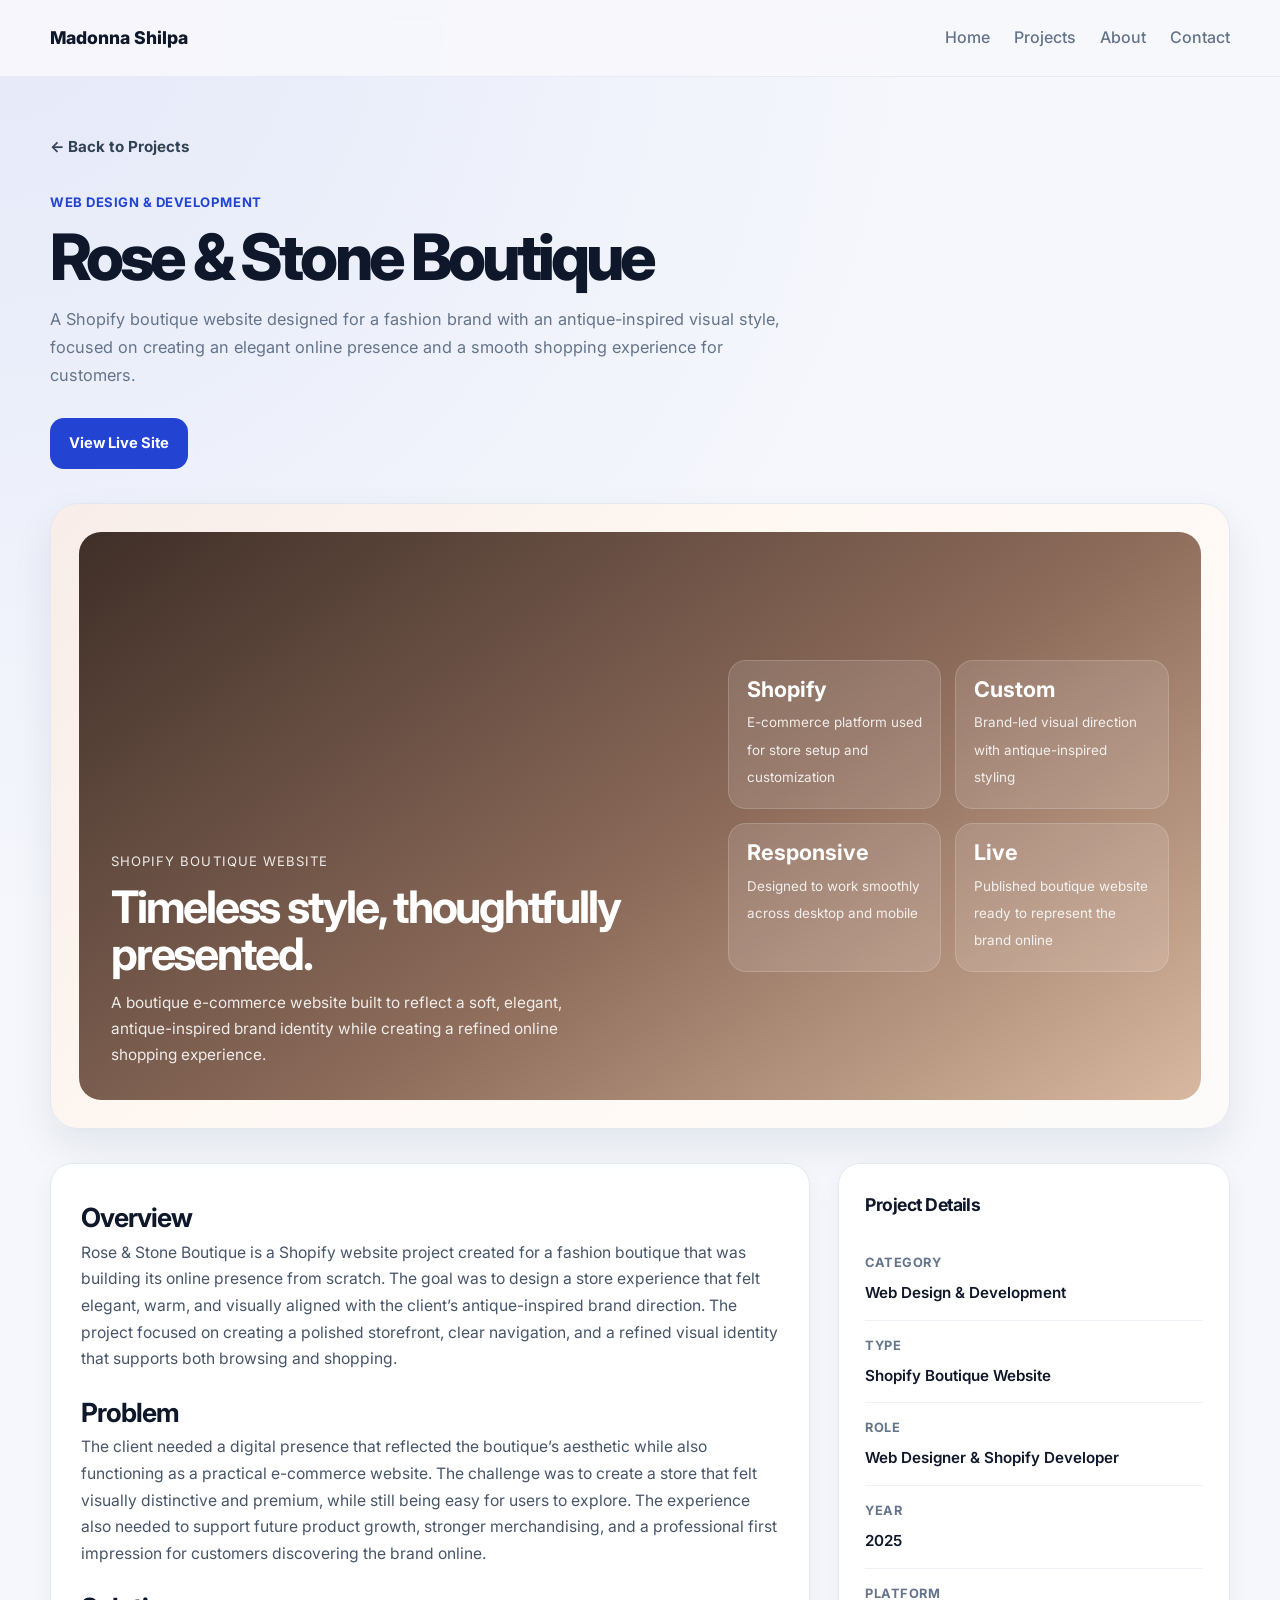
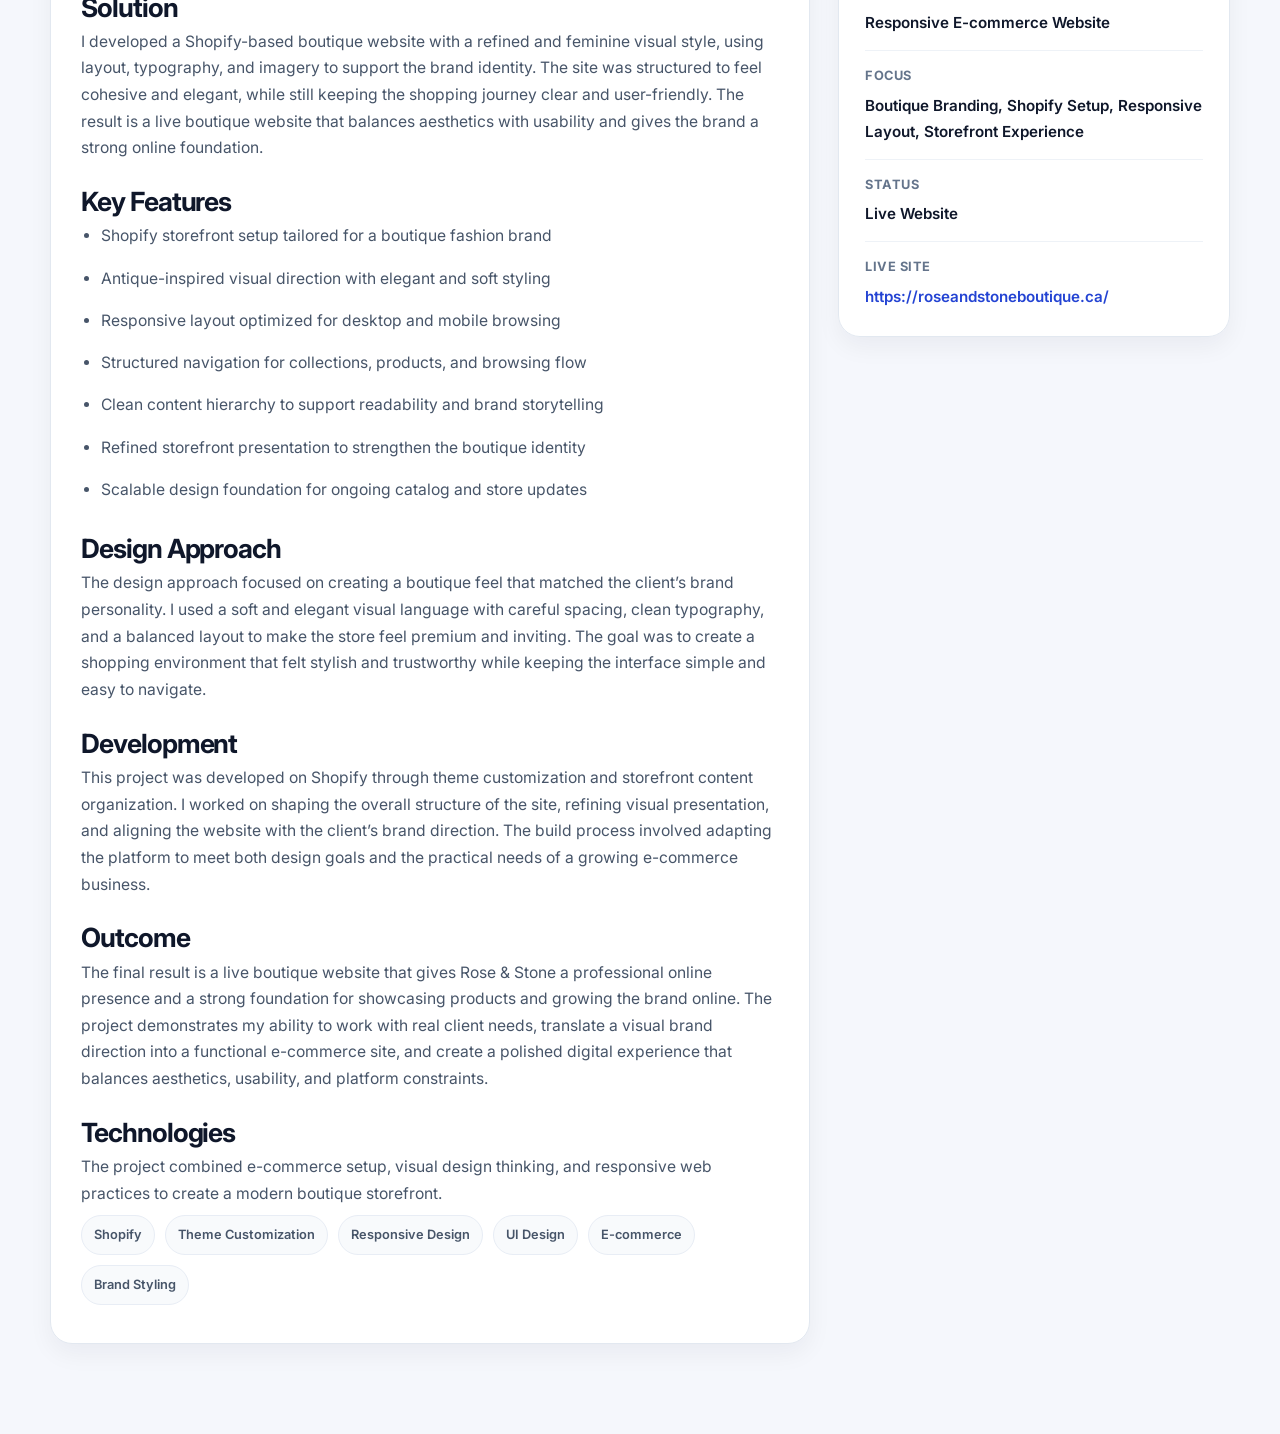
<file: rose-stone-project.html>
<!DOCTYPE html>
<html lang="en">

<head>
  <meta charset="UTF-8" />
  <meta name="viewport" content="width=device-width, initial-scale=1.0" />
  <title>Rose & Stone Boutique | Project Details</title>
  <link rel="preconnect" href="https://fonts.googleapis.com">
  <link rel="preconnect" href="https://fonts.gstatic.com" crossorigin>
  <link href="https://fonts.googleapis.com/css2?family=Inter:wght@400;500;600;700;800&display=swap" rel="stylesheet">
  <link rel="stylesheet" href="styles.css" />
  <style>
    * {
      margin: 0;
      padding: 0;
      box-sizing: border-box;
    }

    :root {
      --bg: #f5f7fc;
      --card: #ffffff;
      --text: #0f172a;
      --muted: #64748b;
      --line: #e2e8f0;
      --accent: #2343d3;
      --accent-dark: #1731a6;
      --shadow: 0 18px 40px rgba(15, 23, 42, 0.08);
      --radius-xl: 28px;
      --radius-lg: 22px;
      --radius-md: 16px;
      --container: 1180px;
    }

    body {
      font-family: "Inter", sans-serif;
      background:
        radial-gradient(circle at top left, rgba(35, 67, 211, 0.08), transparent 28%),
        var(--bg);
      color: var(--text);
      line-height: 1.7;
    }

    a {
      text-decoration: none;
      color: inherit;
    }

    img {
      width: 100%;
      display: block;
    }

    .container {
      width: min(var(--container), calc(100% - 40px));
      margin: 0 auto;
    }

    .project-page {
      padding: 56px 0 90px;
    }

    .back-link {
      display: inline-flex;
      align-items: center;
      gap: 8px;
      color: #334155;
      font-size: 0.95rem;
      font-weight: 700;
      margin-bottom: 28px;
      transition: color 0.25s ease;
    }

    .back-link:hover {
      color: var(--accent);
    }

    .project-header {
      max-width: 840px;
      margin-bottom: 28px;
    }

    .eyebrow {
      display: inline-block;
      color: var(--accent);
      font-size: 0.82rem;
      font-weight: 700;
      margin-bottom: 10px;
    }

    .project-title {
      font-size: clamp(2.4rem, 5vw, 4.1rem);
      line-height: 1.05;
      letter-spacing: -0.06em;
      margin-bottom: 16px;
      font-weight: 800;
    }

    .project-summary {
      color: var(--muted);
      font-size: 1.02rem;
      max-width: 760px;
    }

    .project-actions {
      display: flex;
      gap: 12px;
      flex-wrap: wrap;
      margin: 28px 0 34px;
    }

    .btn {
      display: inline-flex;
      align-items: center;
      justify-content: center;
      min-height: 46px;
      padding: 12px 18px;
      border-radius: 14px;
      font-size: 0.92rem;
      font-weight: 700;
      border: 1px solid transparent;
      transition: transform 0.2s ease, background 0.2s ease, color 0.2s ease, border-color 0.2s ease;
    }

    .btn:hover {
      transform: translateY(-1px);
    }

    .btn-primary {
      background: var(--accent);
      color: #fff;
    }

    .btn-primary:hover {
      background: var(--accent-dark);
    }

    .btn-secondary {
      background: #fff;
      color: var(--text);
      border-color: var(--line);
    }

    .btn-secondary:hover {
      border-color: rgba(35, 67, 211, 0.3);
      color: var(--accent);
    }

    .hero-image {
      overflow: hidden;
      border-radius: var(--radius-xl);
      border: 1px solid var(--line);
      background: linear-gradient(135deg, #f8ede8 0%, #fff8f3 45%, #fcfbfa 100%);
      box-shadow: var(--shadow);
      margin-bottom: 34px;
      aspect-ratio: 16 / 8.5;
      display: flex;
      align-items: stretch;
      justify-content: stretch;
      padding: 28px;
    }

    .hero-preview {
      width: 100%;
      border-radius: 22px;
      background: linear-gradient(145deg, #3f2f28 0%, #8c6b5a 55%, #d9b8a0 100%);
      color: #fff;
      padding: 32px;
      display: grid;
      grid-template-columns: 1.15fr 0.85fr;
      gap: 20px;
      align-items: end;
      min-height: 100%;
    }

    .hero-copy small {
      display: inline-block;
      font-size: 0.82rem;
      letter-spacing: 0.08em;
      text-transform: uppercase;
      opacity: 0.88;
      margin-bottom: 12px;
    }

    .hero-copy h2 {
      font-size: clamp(1.8rem, 3.5vw, 3rem);
      line-height: 1.05;
      letter-spacing: -0.05em;
      margin-bottom: 12px;
    }

    .hero-copy p {
      font-size: 0.96rem;
      color: rgba(255, 255, 255, 0.88);
      max-width: 460px;
    }

    .hero-stats {
      display: grid;
      grid-template-columns: repeat(2, 1fr);
      gap: 14px;
      align-self: center;
    }

    .hero-stat {
      background: rgba(255, 255, 255, 0.12);
      border: 1px solid rgba(255, 255, 255, 0.16);
      border-radius: 18px;
      padding: 18px;
      backdrop-filter: blur(6px);
    }

    .hero-stat strong {
      display: block;
      font-size: 1.35rem;
      line-height: 1;
      margin-bottom: 8px;
    }

    .hero-stat span {
      font-size: 0.84rem;
      color: rgba(255, 255, 255, 0.86);
    }

    .content-grid {
      display: grid;
      grid-template-columns: minmax(0, 1.65fr) minmax(300px, 0.85fr);
      gap: 28px;
      align-items: start;
    }

    .content-card,
    .details-card {
      background: rgba(255, 255, 255, 0.96);
      border: 1px solid var(--line);
      border-radius: var(--radius-lg);
      box-shadow: 0 10px 25px rgba(15, 23, 42, 0.05);
    }

    .content-card {
      padding: 30px;
    }

    .details-card {
      padding: 26px;
      position: sticky;
      top: 24px;
    }

    .section {
      margin-bottom: 28px;
    }

    .section:last-child {
      margin-bottom: 0;
    }

    .section h2 {
      font-size: 1.65rem;
      line-height: 1.2;
      letter-spacing: -0.04em;
      margin-bottom: 12px;
    }

    .section p,
    .section li {
      color: #475569;
      font-size: 0.98rem;
    }

    .section ul {
      margin: 14px 0 0 18px;
      display: grid;
      gap: 10px;
    }

    .tag-list {
      display: flex;
      flex-wrap: wrap;
      gap: 10px;
      margin-top: 16px;
    }

    .tag-list span {
      padding: 8px 12px;
      border-radius: 999px;
      border: 1px solid #e8edf5;
      background: #f8fafc;
      font-size: 0.8rem;
      font-weight: 600;
      color: #475569;
    }

    .details-card h3 {
      font-size: 1.1rem;
      margin-bottom: 18px;
      letter-spacing: -0.03em;
    }

    .detail-item {
      padding: 14px 0;
      border-bottom: 1px solid #eef2f7;
    }

    .detail-item:last-child {
      border-bottom: none;
      padding-bottom: 0;
    }

    .detail-label {
      display: block;
      font-size: 0.8rem;
      font-weight: 700;
      color: var(--muted);
      margin-bottom: 6px;
      text-transform: uppercase;
      letter-spacing: 0.04em;
    }

    .detail-value {
      font-size: 0.95rem;
      color: #0f172a;
      font-weight: 600;
    }

    .detail-value a {
      color: var(--accent);
      word-break: break-word;
    }

    .detail-value a:hover {
      text-decoration: underline;
    }

    @media (max-width: 920px) {
      .content-grid {
        grid-template-columns: 1fr;
      }

      .details-card {
        position: static;
      }
    }

    @media (max-width: 768px) {
      .container {
        width: min(var(--container), calc(100% - 24px));
      }

      .project-page {
        padding-top: 28px;
      }

      .content-card,
      .details-card {
        padding: 20px;
      }

      .project-actions {
        flex-direction: column;
      }

      .btn {
        width: 100%;
      }

      .hero-image {
        padding: 16px;
      }

      .hero-preview {
        grid-template-columns: 1fr;
        padding: 22px;
      }

      .hero-stats {
        grid-template-columns: 1fr 1fr;
      }
    }
  </style>
</head>

<body>
  <header class="site-header">
    <div class="container nav">
      <a href="index.html" class="logo">Madonna Shilpa</a>
      <nav>
        <ul class="nav-links">
          <li><a href="index.html">Home</a></li>
          <li><a href="projects.html">Projects</a></li>
          <li><a href="about.html">About</a></li>
          <li><a href="contact.html">Contact</a></li>
        </ul>
      </nav>
      <button class="menu-toggle" id="menuToggle">☰</button>
    </div>
  </header>

  <main class="project-page">
    <div class="container">
      <a href="projects.html" class="back-link">← Back to Projects</a>

      <header class="project-header">
        <span class="eyebrow">Web Design &amp; Development</span>
        <h1 class="project-title">Rose &amp; Stone Boutique</h1>
        <p class="project-summary">
          A Shopify boutique website designed for a fashion brand with an antique-inspired visual style,
          focused on creating an elegant online presence and a smooth shopping experience for customers.
        </p>
      </header>

      <div class="project-actions">
        <a href="https://roseandstoneboutique.ca/" target="_blank" rel="noopener noreferrer"
          class="btn btn-primary">View Live Site</a>
      </div>

      <div class="hero-image">
        <div class="hero-preview" aria-label="Rose and Stone Boutique project visual preview">
          <div class="hero-copy">
            <small>Shopify Boutique Website</small>
            <h2>Timeless style, thoughtfully presented.</h2>
            <p>
              A boutique e-commerce website built to reflect a soft, elegant, antique-inspired brand identity
              while creating a refined online shopping experience.
            </p>
          </div>
          <div class="hero-stats">
            <div class="hero-stat">
              <strong>Shopify</strong>
              <span>E-commerce platform used for store setup and customization</span>
            </div>
            <div class="hero-stat">
              <strong>Custom</strong>
              <span>Brand-led visual direction with antique-inspired styling</span>
            </div>
            <div class="hero-stat">
              <strong>Responsive</strong>
              <span>Designed to work smoothly across desktop and mobile</span>
            </div>
            <div class="hero-stat">
              <strong>Live</strong>
              <span>Published boutique website ready to represent the brand online</span>
            </div>
          </div>
        </div>
      </div>

      <section class="content-grid">
        <div class="content-card">
          <div class="section">
            <h2>Overview</h2>
            <p>
              Rose &amp; Stone Boutique is a Shopify website project created for a fashion boutique that was building
              its online presence from scratch. The goal was to design a store experience that felt elegant, warm,
              and visually aligned with the client’s antique-inspired brand direction. The project focused on creating
              a polished storefront, clear navigation, and a refined visual identity that supports both browsing and
              shopping.
            </p>
          </div>

          <div class="section">
            <h2>Problem</h2>
            <p>
              The client needed a digital presence that reflected the boutique’s aesthetic while also functioning as a
              practical e-commerce website. The challenge was to create a store that felt visually distinctive and
              premium,
              while still being easy for users to explore. The experience also needed to support future product growth,
              stronger merchandising, and a professional first impression for customers discovering the brand online.
            </p>
          </div>

          <div class="section">
            <h2>Solution</h2>
            <p>
              I developed a Shopify-based boutique website with a refined and feminine visual style, using layout,
              typography, and imagery to support the brand identity. The site was structured to feel cohesive and
              elegant,
              while still keeping the shopping journey clear and user-friendly. The result is a live boutique website
              that
              balances aesthetics with usability and gives the brand a strong online foundation.
            </p>
          </div>

          <div class="section">
            <h2>Key Features</h2>
            <ul>
              <li>Shopify storefront setup tailored for a boutique fashion brand</li>
              <li>Antique-inspired visual direction with elegant and soft styling</li>
              <li>Responsive layout optimized for desktop and mobile browsing</li>
              <li>Structured navigation for collections, products, and browsing flow</li>
              <li>Clean content hierarchy to support readability and brand storytelling</li>
              <li>Refined storefront presentation to strengthen the boutique identity</li>
              <li>Scalable design foundation for ongoing catalog and store updates</li>
            </ul>
          </div>

          <div class="section">
            <h2>Design Approach</h2>
            <p>
              The design approach focused on creating a boutique feel that matched the client’s brand personality.
              I used a soft and elegant visual language with careful spacing, clean typography, and a balanced layout
              to make the store feel premium and inviting. The goal was to create a shopping environment that felt
              stylish and trustworthy while keeping the interface simple and easy to navigate.
            </p>
          </div>

          <div class="section">
            <h2>Development</h2>
            <p>
              This project was developed on Shopify through theme customization and storefront content organization.
              I worked on shaping the overall structure of the site, refining visual presentation, and aligning the
              website
              with the client’s brand direction. The build process involved adapting the platform to meet both design
              goals
              and the practical needs of a growing e-commerce business.
            </p>
          </div>

          <div class="section">
            <h2>Outcome</h2>
            <p>
              The final result is a live boutique website that gives Rose &amp; Stone a professional online presence
              and a strong foundation for showcasing products and growing the brand online. The project demonstrates my
              ability to work with real client needs, translate a visual brand direction into a functional e-commerce
              site,
              and create a polished digital experience that balances aesthetics, usability, and platform constraints.
            </p>
          </div>

          <div class="section">
            <h2>Technologies</h2>
            <p>
              The project combined e-commerce setup, visual design thinking, and responsive web practices to create
              a modern boutique storefront.
            </p>
            <div class="tag-list">
              <span>Shopify</span>
              <span>Theme Customization</span>
              <span>Responsive Design</span>
              <span>UI Design</span>
              <span>E-commerce</span>
              <span>Brand Styling</span>
            </div>
          </div>
        </div>

        <aside class="details-card">
          <h3>Project Details</h3>

          <div class="detail-item">
            <span class="detail-label">Category</span>
            <div class="detail-value">Web Design &amp; Development</div>
          </div>

          <div class="detail-item">
            <span class="detail-label">Type</span>
            <div class="detail-value">Shopify Boutique Website</div>
          </div>

          <div class="detail-item">
            <span class="detail-label">Role</span>
            <div class="detail-value">Web Designer &amp; Shopify Developer</div>
          </div>

          <div class="detail-item">
            <span class="detail-label">Year</span>
            <div class="detail-value">2025</div>
          </div>

          <div class="detail-item">
            <span class="detail-label">Platform</span>
            <div class="detail-value">Responsive E-commerce Website</div>
          </div>

          <div class="detail-item">
            <span class="detail-label">Focus</span>
            <div class="detail-value">Boutique Branding, Shopify Setup, Responsive Layout, Storefront Experience</div>
          </div>

          <div class="detail-item">
            <span class="detail-label">Status</span>
            <div class="detail-value">Live Website</div>
          </div>

          <div class="detail-item">
            <span class="detail-label">Live Site</span>
            <div class="detail-value">
              <a href="https://roseandstoneboutique.ca/" target="_blank"
                rel="noopener noreferrer">https://roseandstoneboutique.ca/</a>
            </div>
          </div>

        </aside>
      </section>
    </div>
  </main>
</body>

</html>
</file>
<file: styles.css>
:root {
  --bg: #f8f8fc;
  --white: #ffffff;
  --text: #14151f;
  --muted: #5a6175;
  --border: #e6e8f0;
  --primary: #2343d3;
  --primary-dark: #1b35aa;
  --shadow: 0 20px 60px rgba(19, 28, 58, 0.08);
  --radius: 22px;
}

* {
  box-sizing: border-box;
  margin: 0;
  padding: 0;
}

html {
  scroll-behavior: smooth;
}

body {
  font-family: 'Inter', sans-serif;
  background: var(--bg);
  color: var(--text);
  line-height: 1.6;
}

a {
  color: inherit;
  text-decoration: none;
}

img {
  max-width: 100%;
  display: block;
}

.container {
  width: min(1120px, calc(100% - 2rem));
  margin: 0 auto;
}

.narrow {
  max-width: 780px;
}

.site-header {
  position: sticky;
  top: 0;
  z-index: 30;
  background: rgba(248, 248, 252, 0.9);
  backdrop-filter: blur(12px);
  border-bottom: 1px solid rgba(230, 232, 240, 0.8);
}

.nav {
  min-height: 76px;
  display: flex;
  align-items: center;
  justify-content: space-between;
  gap: 1rem;
}

.logo {
  font-size: 1.1rem;
  font-weight: 800;
}

.nav-links {
  list-style: none;
  display: flex;
  gap: 1.5rem;
}

.nav-links a {
  font-weight: 500;
  color: var(--muted);
}

.nav-links a:hover,
.footer-links a:hover,
.text-link:hover {
  color: var(--primary);
}

.menu-toggle {
  display: none;
  border: 0;
  background: transparent;
  font-size: 1.6rem;
  cursor: pointer;
}

.hero,
.page-hero {
  padding: 5.5rem 0 3rem;
}

.hero-grid,
.about-grid,
.contact-grid,
.project-detail-grid {
  display: grid;
  grid-template-columns: 1.1fr 0.9fr;
  gap: 2rem;
  align-items: center;
}

.eyebrow,
.section-label {
  color: var(--primary);
  font-weight: 700;
  letter-spacing: 0.04em;
  text-transform: uppercase;
  font-size: 0.84rem;
  margin-bottom: 0.8rem;
}

h1 {
  font-size: clamp(2.3rem, 5vw, 4.5rem);
  line-height: 1.08;
  margin-bottom: 1rem;
}

h2 {
  font-size: clamp(1.8rem, 3vw, 2.7rem);
  line-height: 1.15;
  margin-bottom: 1rem;
}

h3 {
  font-size: 1.2rem;
  margin-bottom: 0.5rem;
}

.hero-text,
.page-hero p,
.project-intro,
.project-meta p,
.project-card p,
.category-card p,
.contact-card p,
.about-grid p {
  color: var(--muted);
}

.hero-actions,
.project-actions {
  display: flex;
  flex-wrap: wrap;
  gap: 1rem;
  margin-top: 1.5rem;
}

.btn {
  display: inline-flex;
  align-items: center;
  justify-content: center;
  border-radius: 999px;
  padding: 0.95rem 1.35rem;
  font-weight: 700;
  transition: 0.2s ease;
}

.btn-primary,
.btn-small {
  background: var(--primary);
  color: var(--white);
}

.btn-primary:hover,
.btn-small:hover {
  background: var(--primary-dark);
}

.btn-secondary {
  border: 1px solid var(--border);
  background: var(--white);
}

.btn-secondary:hover {
  border-color: var(--primary);
  color: var(--primary);
}

.btn-small {
  padding: 0.8rem 1.05rem;
  font-size: 0.95rem;
}

.profile-card,
.project-card,
.category-card,
.contact-card,
.contact-form,
.project-sidebar,
.about-photo,
.project-hero-image {
  background: var(--white);
  border: 1px solid var(--border);
  border-radius: var(--radius);
  box-shadow: var(--shadow);
}

.profile-card {
  padding: 1rem;
}

.profile-image,
.about-photo {
  width: 100%;
  aspect-ratio: 4 / 5;
  object-fit: cover;
  border-radius: calc(var(--radius) - 8px);
}

.profile-note {
  margin-top: 0.9rem;
  font-size: 0.92rem;
  color: var(--muted);
}

.section {
  padding: 4.5rem 0;
}

.muted-bg {
  background: #eef2ff;
}

.section-title-row {
  display: flex;
  justify-content: space-between;
  gap: 1rem;
  align-items: end;
  margin-bottom: 2rem;
}

.text-link {
  font-weight: 700;
  color: var(--muted);
}

.category-grid,
.projects-grid {
  display: grid;
  grid-template-columns: repeat(3, 1fr);
  gap: 1.4rem;
}

.category-card,
.project-card {
  overflow: hidden;
}

.category-card {
  padding: 1.6rem;
}

.project-thumb,
.project-hero-image {
  width: 100%;
  aspect-ratio: 16 / 10;
  object-fit: cover;
}

.project-content {
  padding: 1.2rem;
}

.tag {
  display: inline-block;
  margin-bottom: 0.8rem;
  padding: 0.35rem 0.75rem;
  background: #edf2ff;
  color: var(--primary);
  border-radius: 999px;
  font-size: 0.8rem;
  font-weight: 700;
}

.site-footer {
  padding: 1.4rem 0;
  border-top: 1px solid var(--border);
  background: var(--white);
}

.footer-row,
.footer-links {
  display: flex;
  justify-content: space-between;
  align-items: center;
  gap: 1rem;
  flex-wrap: wrap;
}

.footer-links {
  gap: 1.2rem;
}

.project-page {
  padding: 1.5rem 0 2rem;
}

.project-detail-grid {
  align-items: start;
}

.project-sidebar {
  padding: 1rem;
}

.project-sidebar ul {
  list-style: none;
  display: grid;
  gap: 0.5rem;
  color: var(--muted);
}

.project-body {
  display: grid;
  gap: 0.35rem;
  margin-top: 0.25rem;
}

.project-page .section {
  padding: 0.5rem 0;
  margin: 0;
}

.project-page .section h2 {
  margin: 0 0 0.35rem;
}

.project-page .section p,
.project-page .section ul {
  margin: 0 0 0.5rem;
}

.project-page .section ul {
  padding-left: 1.25rem;
}

.project-page .section li {
  margin-bottom: 0.35rem;
}

.project-page .section .tag-list {
  margin-top: 0.5rem;
}

.project-body section {
  background: var(--white);
  border: 1px solid var(--border);
  border-radius: var(--radius);
  padding: 1rem;
}

.project-body section h2 {
  margin-bottom: 0.75rem;
}

.project-body section p {
  margin-bottom: 0.75rem;
}

.project-body section ul {
  margin-top: 0.35rem;
  margin-bottom: 0.75rem;
}

.project-body section li {
  margin-bottom: 0.25rem;
}

.project-body section .tag-list {
  margin-top: 0.5rem;
}

.contact-grid {
  align-items: start;
}

.contact-card,
.contact-form {
  padding: 1.5rem;
}

.contact-form {
  display: grid;
  gap: 1rem;
}

.contact-form label {
  display: grid;
  gap: 0.45rem;
  font-weight: 600;
}

.contact-form input,
.contact-form textarea {
  width: 100%;
  border: 1px solid var(--border);
  border-radius: 16px;
  padding: 0.9rem 1rem;
  font: inherit;
}

@media (max-width: 1100px) {

  .hero-grid,
  .about-grid,
  .contact-grid,
  .project-detail-grid,
  .category-grid,
  .projects-grid {
    grid-template-columns: repeat(2, minmax(0, 1fr));
  }

  .hero,
  .page-hero,
  .section {
    padding: 4.2rem 0 2rem;
  }
}

@media (max-width: 900px) {

  .hero-grid,
  .about-grid,
  .contact-grid,
  .project-detail-grid,
  .category-grid,
  .projects-grid {
    grid-template-columns: 1fr;
  }

  .nav-links {
    position: absolute;
    right: 1rem;
    top: 76px;
    background: var(--white);
    border: 1px solid var(--border);
    border-radius: 16px;
    padding: 1rem;
    display: none;
    flex-direction: column;
    width: min(240px, calc(100% - 2rem));
    box-shadow: var(--shadow);
  }

  .nav-links.open {
    display: flex;
  }

  .menu-toggle {
    display: block;
  }

  nav {
    margin-left: auto;
  }

  .section-title-row {
    align-items: start;
    flex-direction: column;
  }
}

@media (max-width: 760px) {

  .hero-grid,
  .about-grid,
  .contact-grid,
  .project-detail-grid,
  .category-grid,
  .projects-grid {
    grid-template-columns: 1fr;
  }

  .hero,
  .page-hero,
  .section {
    padding: 3.2rem 0 1.5rem;
  }

  .nav-links {
    width: calc(100% - 2rem);
    left: 1rem;
    right: 1rem;
  }

  .footer-row,
  .footer-links {
    flex-direction: column;
    align-items: flex-start;
  }

  .footer-links {
    width: 100%;
  }
}

/* ABOUT PAGE ALIGNMENT FIX */
.page-hero.about-hero {
  padding: 5rem 0 2rem;
}

.about-hero h1 {
  max-width: 760px;
  font-size: clamp(2.8rem, 6vw, 5rem);
  line-height: 1.02;
  letter-spacing: -0.05em;
  margin-bottom: 0;
}

.about-section {
  padding-top: 1rem;
}

.about-grid {
  grid-template-columns: 1fr 1fr;
  gap: 4rem;
  align-items: center;
}

.about-image-wrap {
  display: flex;
  justify-content: center;
}

.about-photo {
  width: 100%;
  max-width: 540px;
  aspect-ratio: 4 / 5;
  object-fit: cover;
  border-radius: 20px;
}

.about-content {
  max-width: 520px;
}

.about-content h2 {
  font-size: clamp(2rem, 4vw, 3.25rem);
  line-height: 1.1;
  margin-bottom: 1.25rem;
  letter-spacing: -0.04em;
}

.about-content p {
  font-size: 1.05rem;
  color: var(--muted);
  margin-bottom: 1rem;
}

@media (max-width: 900px) {
  .page-hero.about-hero {
    padding: 4rem 0 1.5rem;
  }

  .about-grid {
    grid-template-columns: 1fr;
    gap: 2rem;
  }

  .about-content,
  .about-photo {
    max-width: 100%;
  }
}

/* CONTACT PAGE FIX */
.contact-hero {
  padding: 5rem 0 2rem;
}

.contact-hero h1 {
  margin-bottom: 1rem;
}

.contact-hero-text {
  max-width: 680px;
  font-size: 1.05rem;
  color: var(--muted);
}

.contact-section {
  padding-top: 1.5rem;
}

.contact-grid {
  grid-template-columns: 0.95fr 1.05fr;
  gap: 2rem;
  align-items: start;
}

.contact-info {
  padding: 2rem;
  min-height: 100%;
}

.contact-info h2 {
  margin-bottom: 1rem;
}

.contact-info>p {
  margin-bottom: 1.25rem;
  color: var(--muted);
}

.contact-list {
  display: grid;
  gap: 0.9rem;
}

.contact-list p {
  margin: 0;
  color: var(--muted);
}

.contact-list a {
  color: var(--primary);
  word-break: break-word;
}

.contact-list a:hover {
  text-decoration: underline;
}

.contact-form-custom {
  padding: 2rem;
  gap: 0.9rem;
}

.contact-form-custom label {
  font-weight: 700;
  color: var(--text);
  margin-bottom: -0.2rem;
}

.contact-form-custom input,
.contact-form-custom textarea {
  border-radius: 18px;
  padding: 1rem 1rem;
  border: 1px solid var(--border);
  background: var(--white);
  font: inherit;
}

.contact-form-custom textarea {
  min-height: 180px;
  resize: vertical;
}

.contact-btn {
  width: 100%;
  margin-top: 0.5rem;
  border-radius: 999px;
}

@media (max-width: 900px) {
  .contact-hero {
    padding: 4rem 0 1.5rem;
  }

  .contact-grid {
    grid-template-columns: 1fr;
  }

  .contact-info,
  .contact-form-custom {
    padding: 1.4rem;
  }
}
</file>
